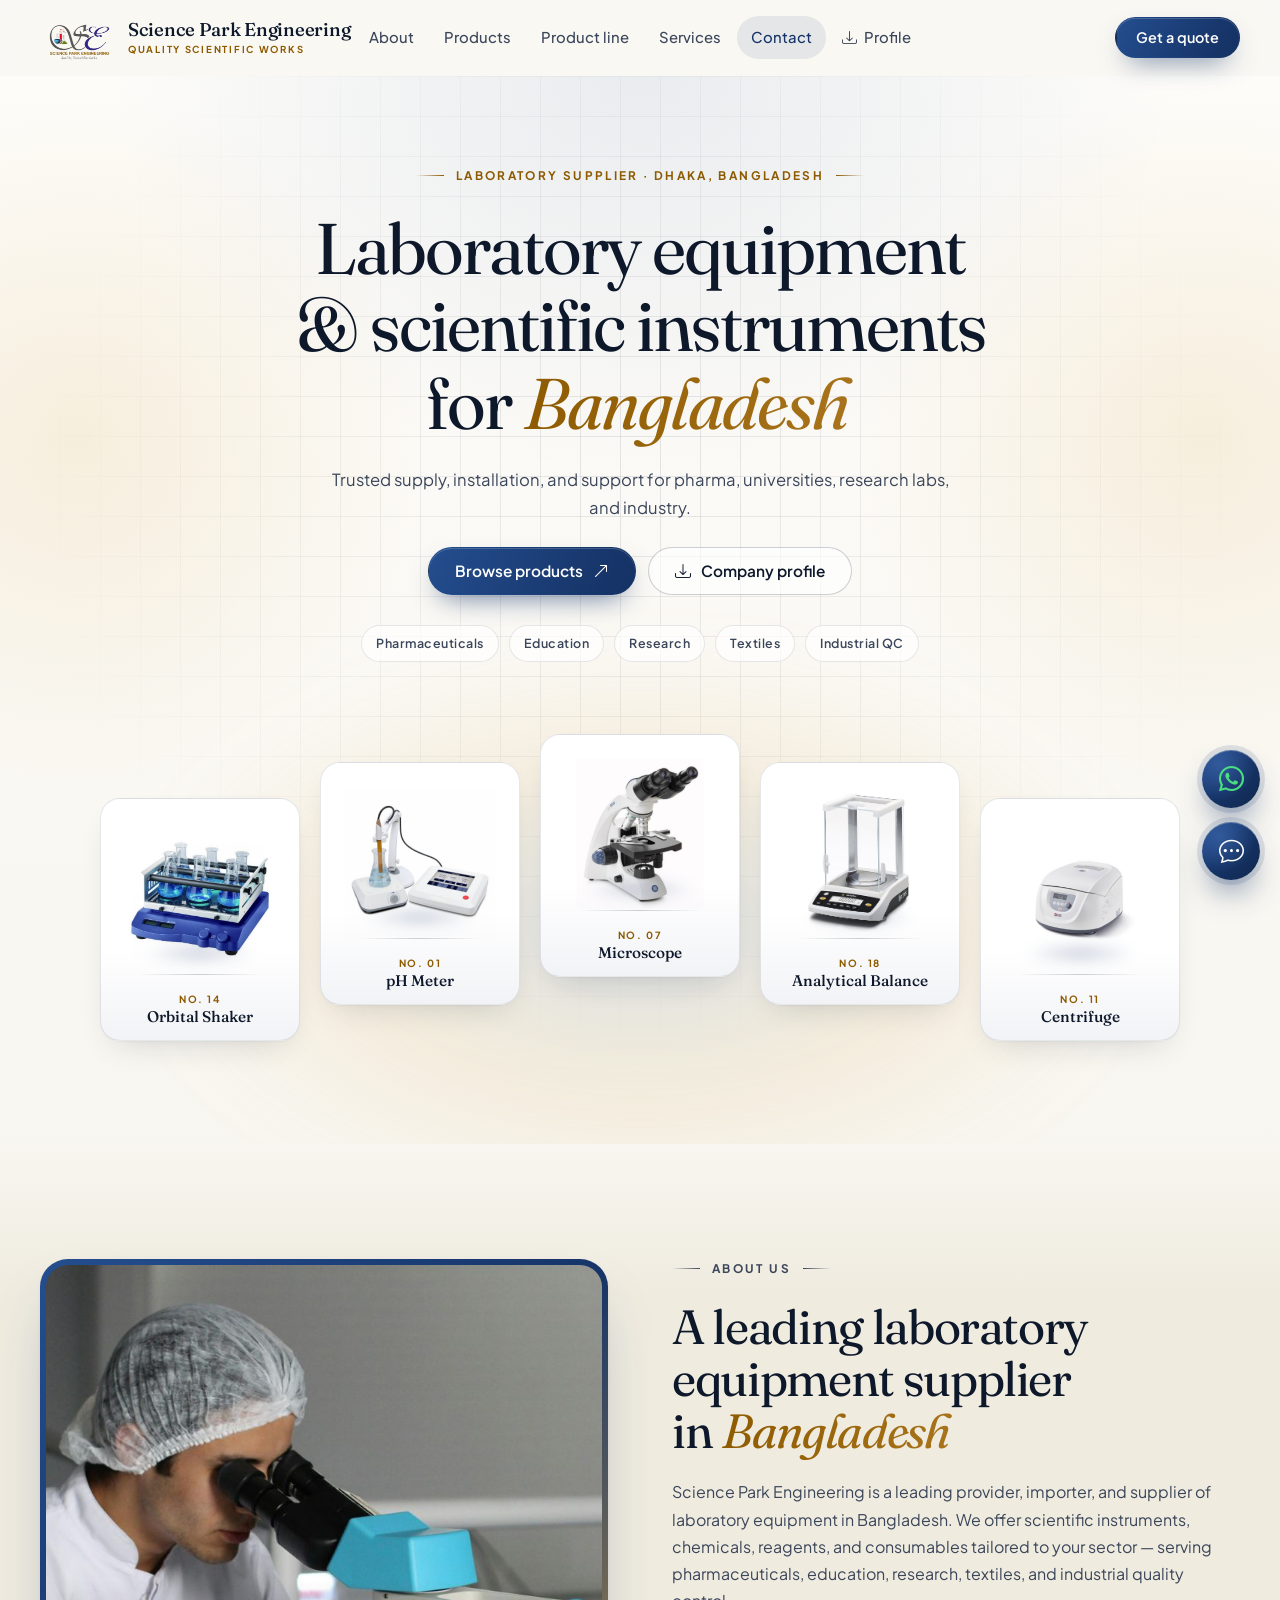
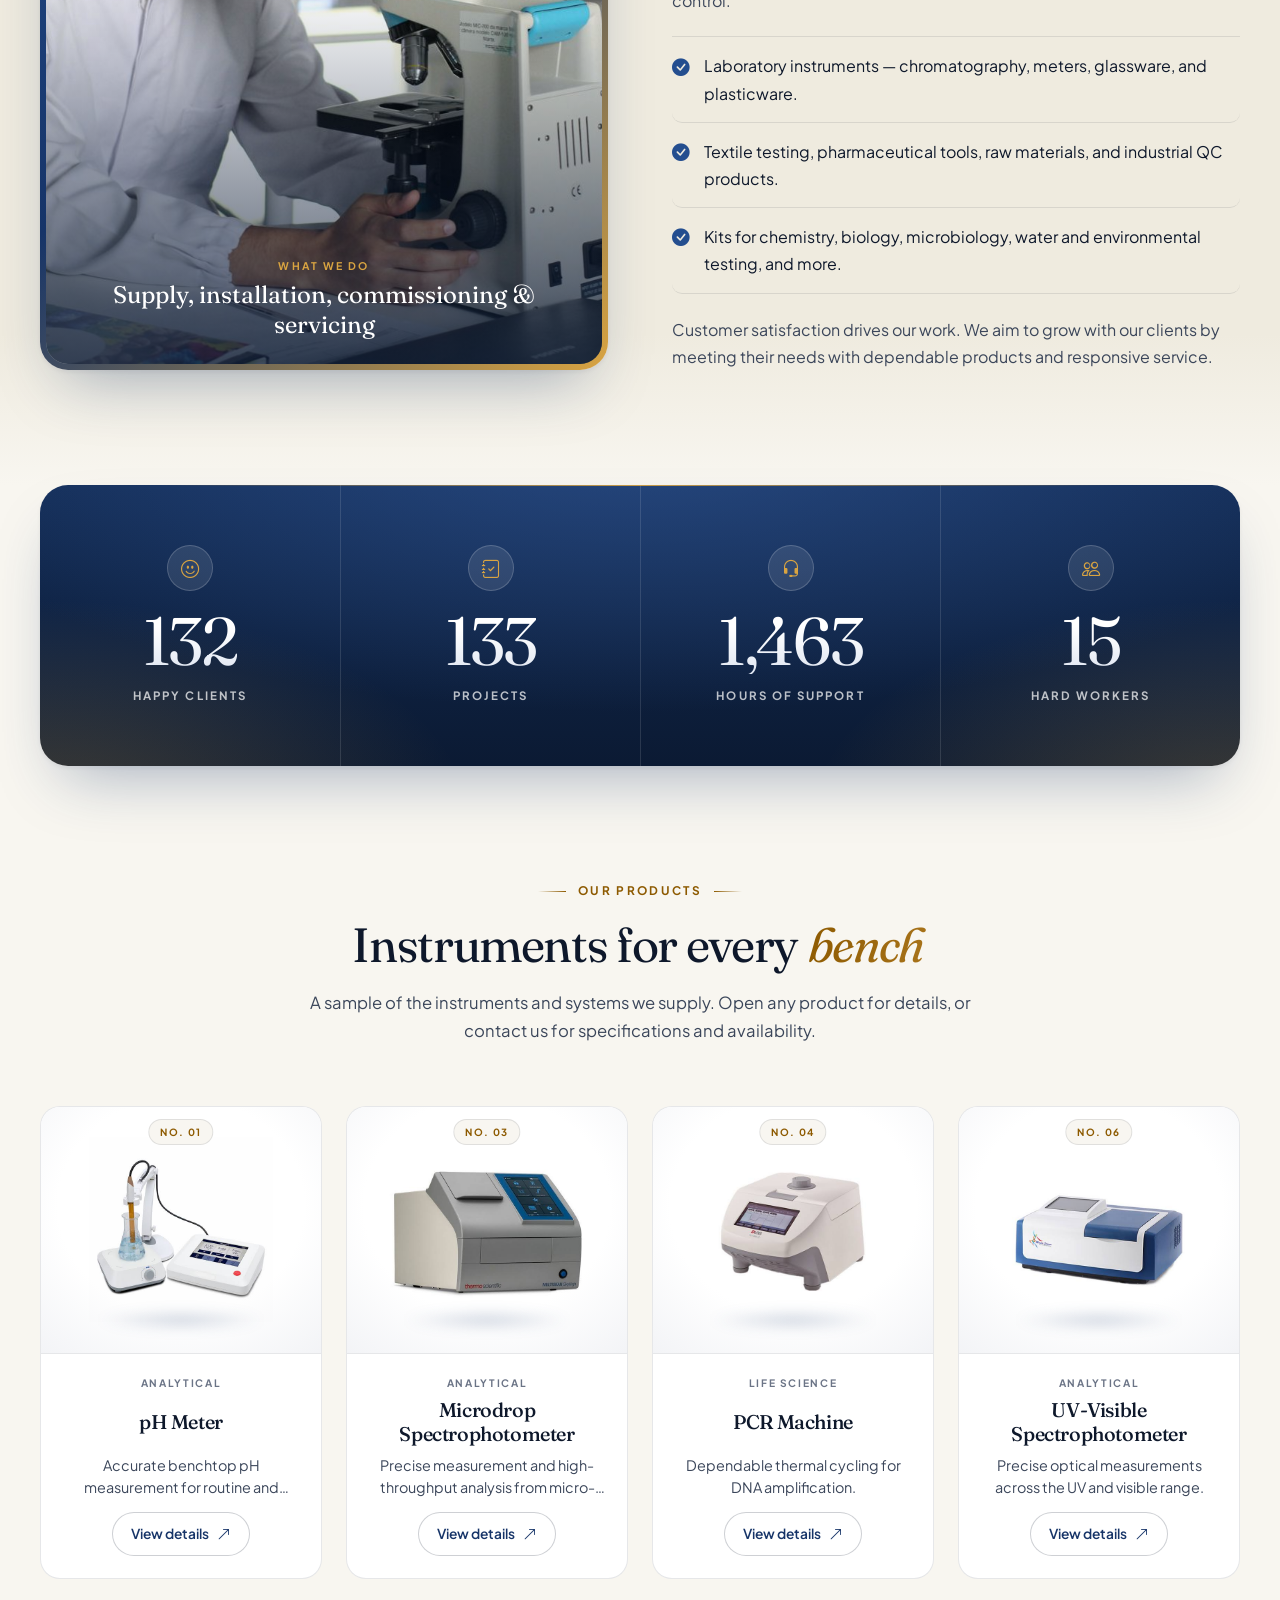
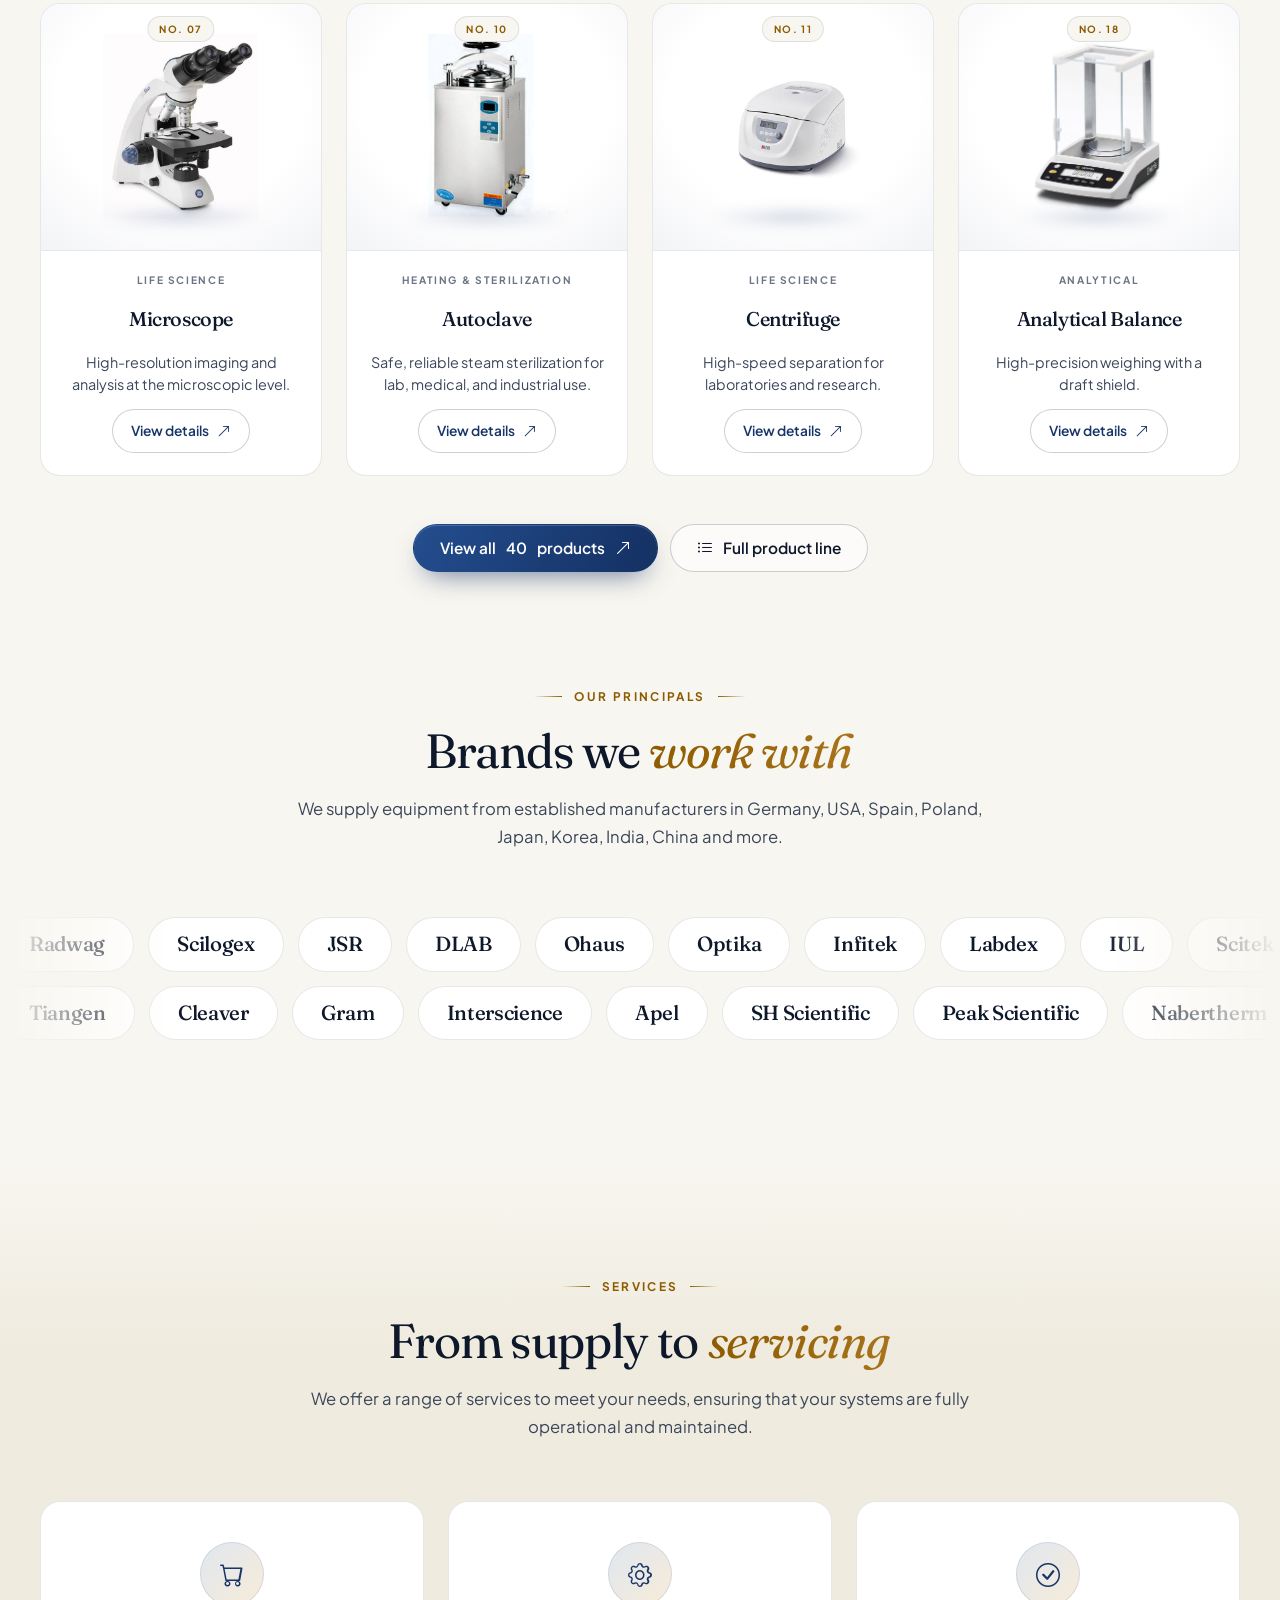
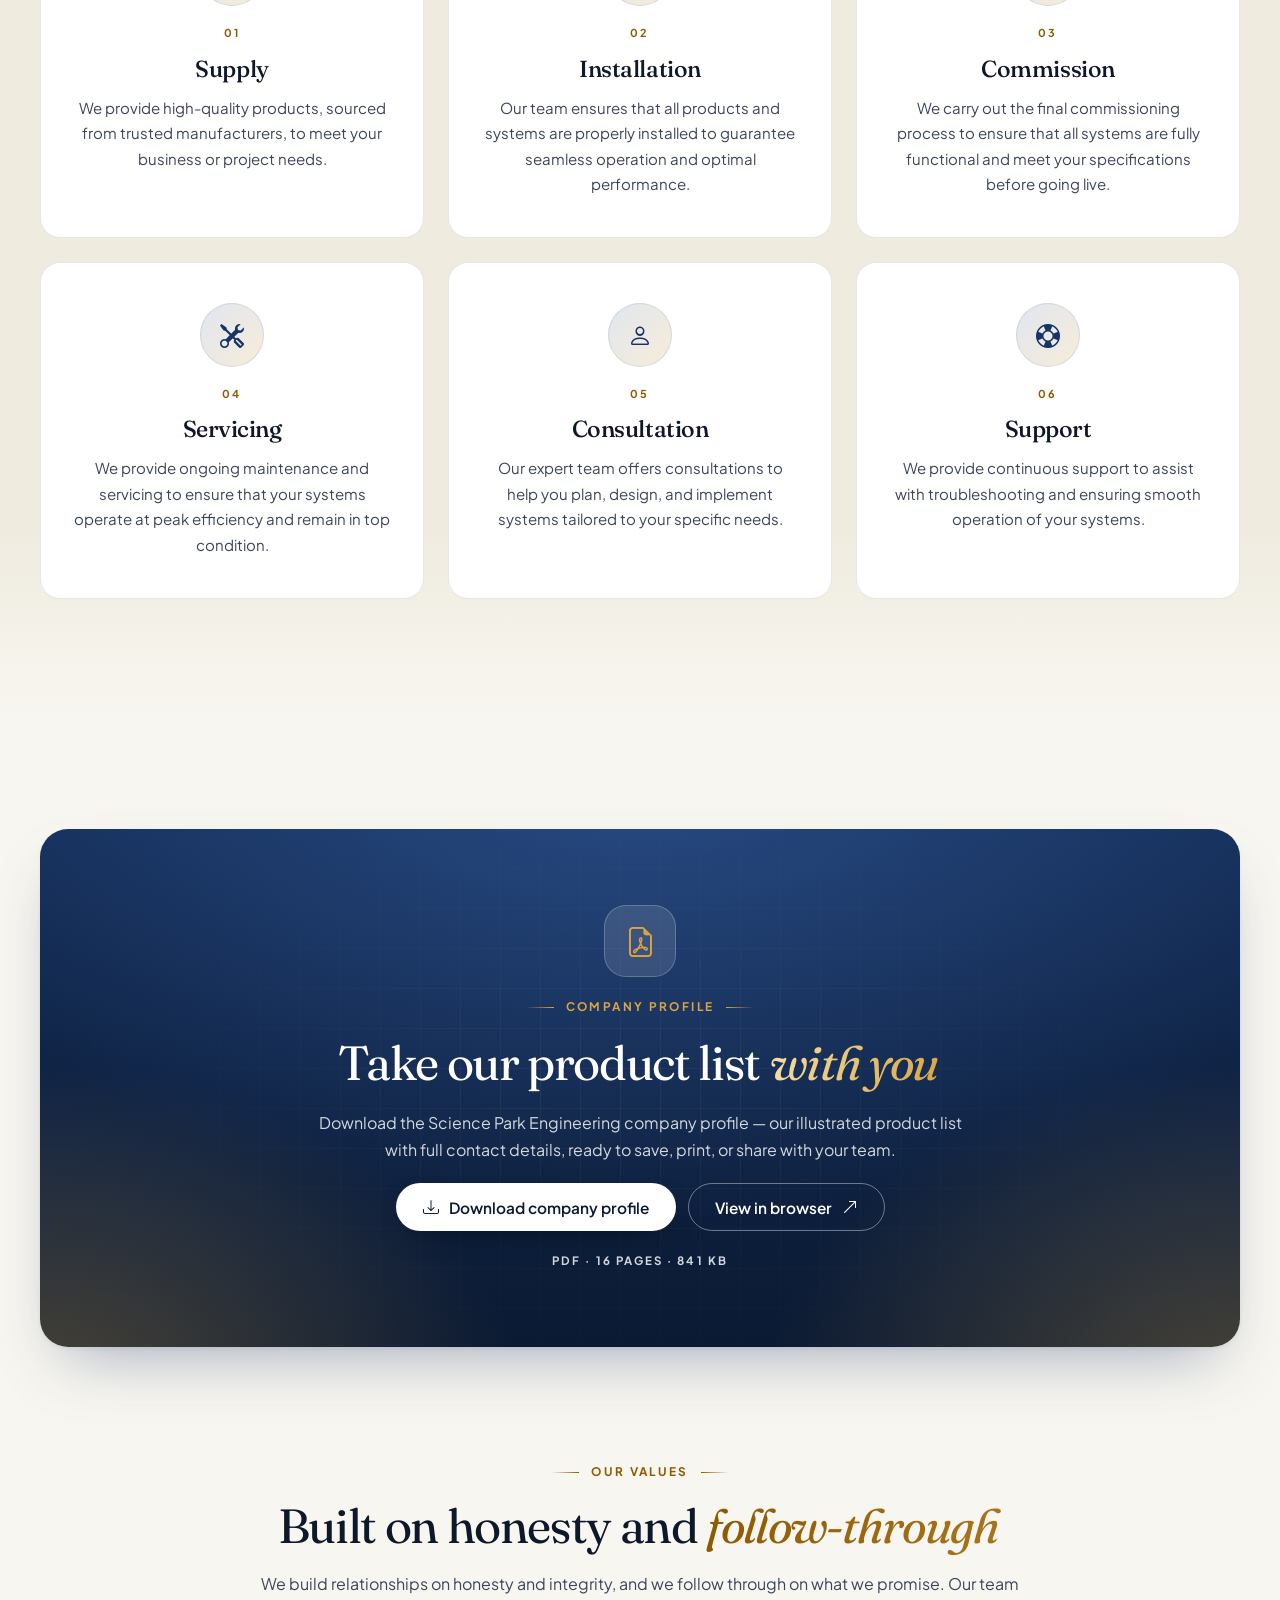
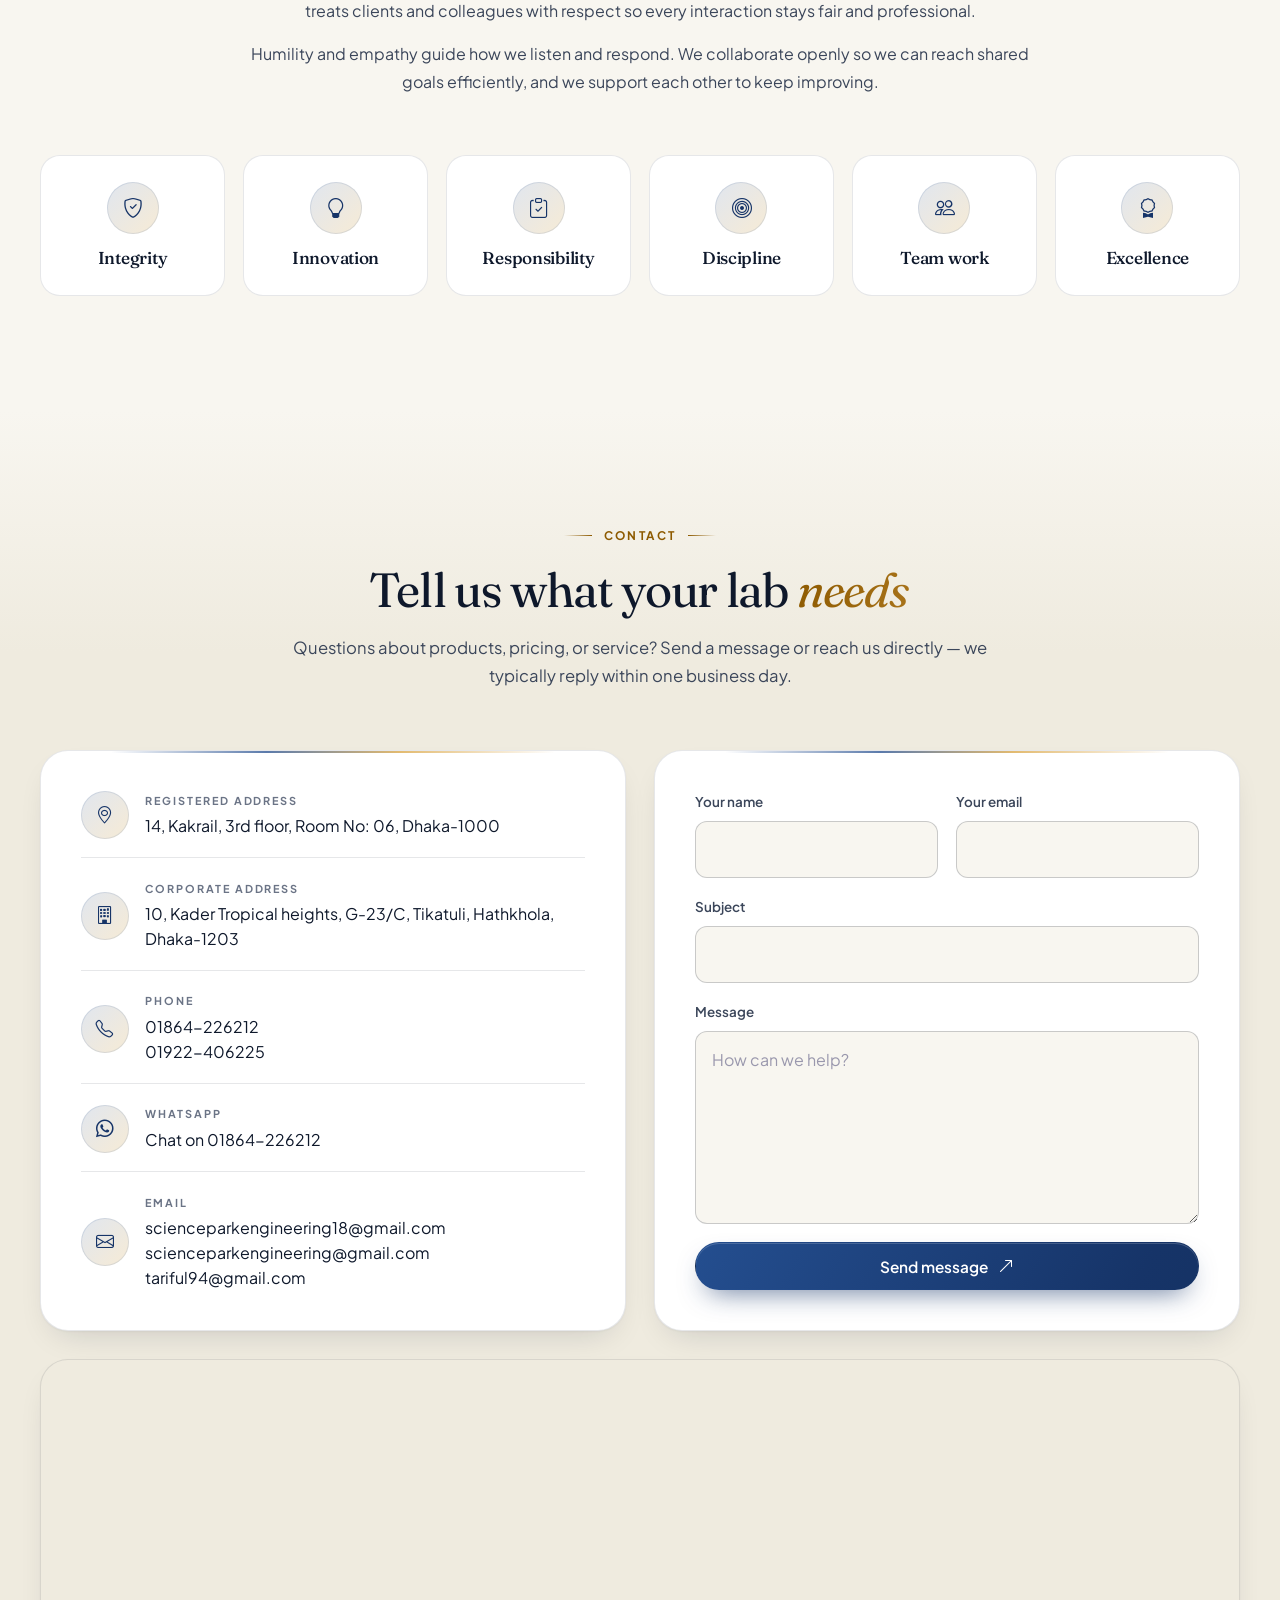
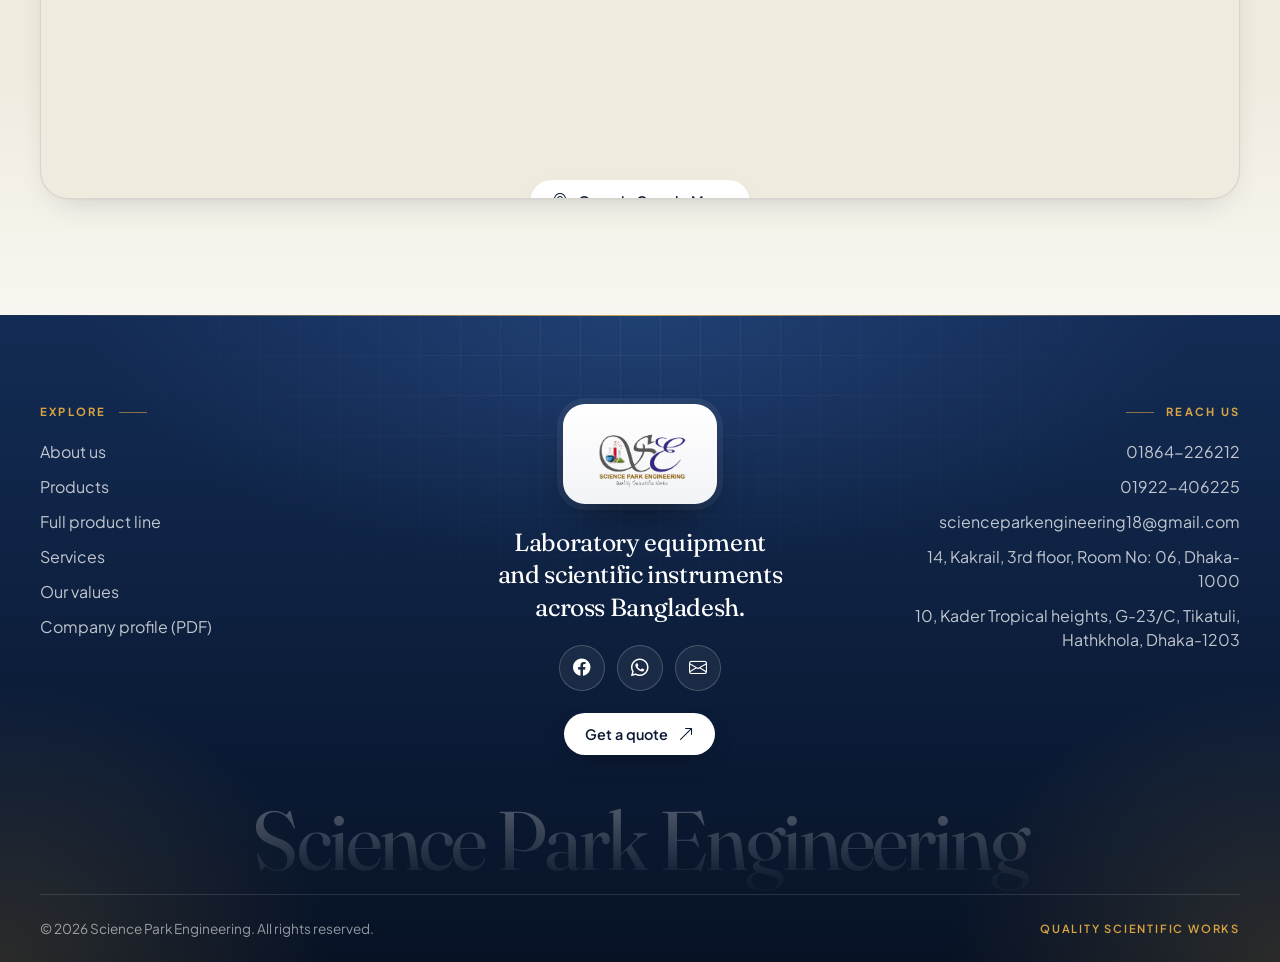
<file: index.html>
<!DOCTYPE html>
<html lang="en">

<head>
  <meta charset="utf-8">
  <meta name="viewport" content="width=device-width, initial-scale=1">

  <title>Science Park Engineering - Leading Laboratory Equipment Supplier in Bangladesh</title>
  <meta name="description" content="Science Park Engineering is a top provider of laboratory equipment, scientific instruments, chemicals, and testing tools for research and industrial applications in Bangladesh.">
  <meta name="keywords" content="Science Park Engineering, laboratory equipment, scientific instruments, lab supplies, testing tools, Bangladesh laboratory supplier, scientific research equipment, pharmaceuticals instruments, industrial QC products">
  <meta name="author" content="Science Park Engineering">
  <meta name="theme-color" content="#0b1a33">

  <link href="assets/img/favicon.png" rel="icon">
  <link href="assets/img/apple-touch-icon.png" rel="apple-touch-icon">

  <link href="https://fonts.googleapis.com" rel="preconnect">
  <link href="https://fonts.gstatic.com" rel="preconnect" crossorigin>
  <link href="https://fonts.googleapis.com/css2?family=Fraunces:ital,opsz,wght@0,9..144,300..700;1,9..144,300..700&family=Plus+Jakarta+Sans:wght@400;500;600;700&display=swap" rel="stylesheet">

  <link href="assets/vendor/bootstrap-icons/bootstrap-icons.min.css" rel="stylesheet">
  <link href="assets/css/site.css?v=20261122g" rel="stylesheet">
  <script>document.documentElement.classList.add('js');</script>
</head>

<body>

  <a class="skip-link" href="#main">Skip to content</a>

  <header class="site-header">
    <div class="wrap site-header__row">
      <a class="brand" href="index.html" aria-label="Science Park Engineering home">
        <img src="assets/img/logo%20(2).png" alt="" width="603" height="413">
        <span class="brand__name">Science Park Engineering<small>Quality Scientific Works</small></span>
      </a>
      <button class="nav-toggle" type="button" aria-label="Menu" aria-expanded="false" aria-controls="site-nav"><i class="bi bi-list" aria-hidden="true"></i></button>
      <nav class="nav" id="site-nav" aria-label="Main">
        <div class="nav__links">
          <a href="#about">About</a>
          <a href="products.html">Products</a>
          <a href="product-line.html">Product line</a>
          <a href="#services">Services</a>
          <a href="#contact">Contact</a>
          <a href="assets/docs/science-park-engineering-company-profile.pdf" download="Science-Park-Engineering-Company-Profile.pdf"><i class="bi bi-download" aria-hidden="true"></i>Profile</a>
        </div>
        <a class="btn btn--primary btn--sm nav__cta" href="#contact">Get a quote</a>
      </nav>
    </div>
  </header>

  <main id="main">

    <!-- Hero -->
    <section class="hero" aria-labelledby="hero-heading">
      <div class="wrap">
        <div class="hero__copy">
          <p class="eyebrow">Laboratory supplier · Dhaka, Bangladesh</p>
          <h1 id="hero-heading" class="display">Laboratory equipment &amp; scientific instruments for <em>Bangladesh</em></h1>
          <p class="lead">Trusted supply, installation, and support for pharma, universities, research labs, and industry.</p>
          <div class="btn-row">
            <a class="btn btn--primary" href="products.html">Browse products <i class="bi bi-arrow-up-right" aria-hidden="true"></i></a>
            <a class="btn btn--ghost" href="assets/docs/science-park-engineering-company-profile.pdf" download="Science-Park-Engineering-Company-Profile.pdf"><i class="bi bi-download" aria-hidden="true"></i> Company profile</a>
          </div>
          <ul class="hero__sectors" aria-label="Sectors we serve">
            <li>Pharmaceuticals</li>
            <li>Education</li>
            <li>Research</li>
            <li>Textiles</li>
            <li>Industrial QC</li>
          </ul>
        </div>

        <div class="shelf">
          <a class="specimen" href="products.html#orbital-shaker">
            <img src="assets/img/14.jpg" alt="Orbital Shaker" width="499" height="394">
            <span class="specimen__tag"><span>No. 14</span><span>Orbital Shaker</span></span>
          </a>
          <a class="specimen" href="products.html#ph-meter">
            <img src="assets/img/1.jpg" alt="pH Meter" width="554" height="554">
            <span class="specimen__tag"><span>No. 01</span><span>pH Meter</span></span>
          </a>
          <a class="specimen" href="products.html#microscope">
            <img src="assets/img/7.jpg" alt="Microscope" width="554" height="554">
            <span class="specimen__tag"><span>No. 07</span><span>Microscope</span></span>
          </a>
          <a class="specimen" href="products.html#analytical-balance">
            <img src="assets/img/18.jpg" alt="Analytical Balance" width="1179" height="1500">
            <span class="specimen__tag"><span>No. 18</span><span>Analytical Balance</span></span>
          </a>
          <a class="specimen" href="products.html#centrifuge">
            <img src="assets/img/11.jpg" alt="Centrifuge" width="554" height="554">
            <span class="specimen__tag"><span>No. 11</span><span>Centrifuge</span></span>
          </a>
        </div>
      </div>
    </section>

    <!-- About -->
    <section id="about" class="section section--tint">
      <div class="wrap about__grid">
        <div class="about__media reveal">
          <img src="assets/img/lab.jpg" alt="A scientist examining a sample through a laboratory microscope" width="1400" height="933" loading="lazy">
          <div class="about__badge"><small>What we do</small>Supply, installation, commissioning &amp; servicing</div>
        </div>
        <div class="about__copy reveal" style="--d:120ms">
          <p class="eyebrow">About us</p>
          <h2 class="display">A leading laboratory equipment supplier in <em>Bangladesh</em></h2>
          <p>Science Park Engineering is a leading provider, importer, and supplier of laboratory equipment in Bangladesh. We offer scientific instruments, chemicals, reagents, and consumables tailored to your sector — serving pharmaceuticals, education, research, textiles, and industrial quality control.</p>
          <ul class="checklist">
            <li><i class="bi bi-check-circle-fill" aria-hidden="true"></i><span>Laboratory instruments — chromatography, meters, glassware, and plasticware.</span></li>
            <li><i class="bi bi-check-circle-fill" aria-hidden="true"></i><span>Textile testing, pharmaceutical tools, raw materials, and industrial QC products.</span></li>
            <li><i class="bi bi-check-circle-fill" aria-hidden="true"></i><span>Kits for chemistry, biology, microbiology, water and environmental testing, and more.</span></li>
          </ul>
          <p>Customer satisfaction drives our work. We aim to grow with our clients by meeting their needs with dependable products and responsive service.</p>
        </div>
      </div>
    </section>

    <!-- Stats -->
    <section class="stats" aria-label="Company in numbers">
      <div class="wrap">
        <div class="stats__grid reveal">
          <div class="stat">
            <span class="stat__icon"><i class="bi bi-emoji-smile" aria-hidden="true"></i></span>
            <div class="stat__num" data-count="132">132</div>
            <p class="stat__label">Happy clients</p>
          </div>
          <div class="stat">
            <span class="stat__icon"><i class="bi bi-journal-check" aria-hidden="true"></i></span>
            <div class="stat__num" data-count="133">133</div>
            <p class="stat__label">Projects</p>
          </div>
          <div class="stat">
            <span class="stat__icon"><i class="bi bi-headset" aria-hidden="true"></i></span>
            <div class="stat__num" data-count="1463">1,463</div>
            <p class="stat__label">Hours of support</p>
          </div>
          <div class="stat">
            <span class="stat__icon"><i class="bi bi-people" aria-hidden="true"></i></span>
            <div class="stat__num" data-count="15">15</div>
            <p class="stat__label">Hard workers</p>
          </div>
        </div>
      </div>
    </section>

    <!-- Featured products -->
    <section id="products" class="section">
      <div class="wrap">
        <div class="section-head reveal">
          <p class="eyebrow">Our products</p>
          <h2 class="display">Instruments for every <em>bench</em></h2>
          <p class="lead">A sample of the instruments and systems we supply. Open any product for details, or contact us for specifications and availability.</p>
        </div>
        <div class="pgrid pgrid--featured" id="featured-grid">
          <noscript><p>Browse the full list on the <a href="products.html">products page</a>.</p></noscript>
        </div>
        <div class="section-foot btn-row reveal">
          <a class="btn btn--primary" href="products.html">View all <span data-product-count>40</span> products <i class="bi bi-arrow-up-right" aria-hidden="true"></i></a>
          <a class="btn btn--ghost" href="product-line.html"><i class="bi bi-list-ul" aria-hidden="true"></i> Full product line</a>
        </div>
      </div>
    </section>

    <!-- Brands -->
    <section id="brands" class="section section--flush-top" aria-labelledby="brands-heading">
      <div class="wrap">
        <div class="section-head reveal">
          <p class="eyebrow">Our principals</p>
          <h2 id="brands-heading" class="display">Brands we <em>work with</em></h2>
          <p class="lead">We supply equipment from established manufacturers in Germany, USA, Spain, Poland, Japan, Korea, India, China and more.</p>
        </div>
      </div>
      <div class="marquee reveal">
          <ul class="marquee__track"><li>Radwag</li><li>Scilogex</li><li>JSR</li><li>DLAB</li><li>Ohaus</li><li>Optika</li><li>Infitek</li><li>Labdex</li><li>IUL</li><li>Scitek</li><li>PG Instruments</li><li>Roth</li><li class="marquee__dup" aria-hidden="true">Radwag</li><li class="marquee__dup" aria-hidden="true">Scilogex</li><li class="marquee__dup" aria-hidden="true">JSR</li><li class="marquee__dup" aria-hidden="true">DLAB</li><li class="marquee__dup" aria-hidden="true">Ohaus</li><li class="marquee__dup" aria-hidden="true">Optika</li><li class="marquee__dup" aria-hidden="true">Infitek</li><li class="marquee__dup" aria-hidden="true">Labdex</li><li class="marquee__dup" aria-hidden="true">IUL</li><li class="marquee__dup" aria-hidden="true">Scitek</li><li class="marquee__dup" aria-hidden="true">PG Instruments</li><li class="marquee__dup" aria-hidden="true">Roth</li></ul>
          <ul class="marquee__track marquee__track--rev"><li>Tiangen</li><li>Cleaver</li><li>Gram</li><li>Interscience</li><li>Apel</li><li>SH Scientific</li><li>Peak Scientific</li><li>Nabertherm</li><li>HiMedia</li><li>Bosch</li><li>Takara</li><li class="marquee__dup" aria-hidden="true">Tiangen</li><li class="marquee__dup" aria-hidden="true">Cleaver</li><li class="marquee__dup" aria-hidden="true">Gram</li><li class="marquee__dup" aria-hidden="true">Interscience</li><li class="marquee__dup" aria-hidden="true">Apel</li><li class="marquee__dup" aria-hidden="true">SH Scientific</li><li class="marquee__dup" aria-hidden="true">Peak Scientific</li><li class="marquee__dup" aria-hidden="true">Nabertherm</li><li class="marquee__dup" aria-hidden="true">HiMedia</li><li class="marquee__dup" aria-hidden="true">Bosch</li><li class="marquee__dup" aria-hidden="true">Takara</li></ul>
      </div>
    </section>

    <!-- Services -->
    <section id="services" class="section section--tint">
      <div class="wrap">
        <div class="section-head reveal">
          <p class="eyebrow">Services</p>
          <h2 class="display">From supply to <em>servicing</em></h2>
          <p class="lead">We offer a range of services to meet your needs, ensuring that your systems are fully operational and maintained.</p>
        </div>
        <div class="services">
          <article class="service reveal" style="--d:0ms">
            <span class="service__icon"><i class="bi bi-cart" aria-hidden="true"></i></span>
            <span class="service__no">01</span>
            <h3>Supply</h3>
            <p>We provide high-quality products, sourced from trusted manufacturers, to meet your business or project needs.</p>
          </article>
          <article class="service reveal" style="--d:80ms">
            <span class="service__icon"><i class="bi bi-gear" aria-hidden="true"></i></span>
            <span class="service__no">02</span>
            <h3>Installation</h3>
            <p>Our team ensures that all products and systems are properly installed to guarantee seamless operation and optimal performance.</p>
          </article>
          <article class="service reveal" style="--d:160ms">
            <span class="service__icon"><i class="bi bi-check-circle" aria-hidden="true"></i></span>
            <span class="service__no">03</span>
            <h3>Commission</h3>
            <p>We carry out the final commissioning process to ensure that all systems are fully functional and meet your specifications before going live.</p>
          </article>
          <article class="service reveal" style="--d:0ms">
            <span class="service__icon"><i class="bi bi-tools" aria-hidden="true"></i></span>
            <span class="service__no">04</span>
            <h3>Servicing</h3>
            <p>We provide ongoing maintenance and servicing to ensure that your systems operate at peak efficiency and remain in top condition.</p>
          </article>
          <article class="service reveal" style="--d:80ms">
            <span class="service__icon"><i class="bi bi-person" aria-hidden="true"></i></span>
            <span class="service__no">05</span>
            <h3>Consultation</h3>
            <p>Our expert team offers consultations to help you plan, design, and implement systems tailored to your specific needs.</p>
          </article>
          <article class="service reveal" style="--d:160ms">
            <span class="service__icon"><i class="bi bi-life-preserver" aria-hidden="true"></i></span>
            <span class="service__no">06</span>
            <h3>Support</h3>
            <p>We provide continuous support to assist with troubleshooting and ensuring smooth operation of your systems.</p>
          </article>
        </div>
      </div>
    </section>

    <!-- Company profile download -->
    <section id="profile" class="section" aria-labelledby="profile-heading">
      <div class="wrap">
        <div class="banner reveal">
          <span class="banner__icon"><i class="bi bi-file-earmark-pdf" aria-hidden="true"></i></span>
          <p class="eyebrow">Company profile</p>
          <h2 id="profile-heading" class="display">Take our product list <em>with you</em></h2>
          <p>Download the Science Park Engineering company profile — our illustrated product list with full contact details, ready to save, print, or share with your team.</p>
          <div class="btn-row">
            <a class="btn btn--light" href="assets/docs/science-park-engineering-company-profile.pdf" download="Science-Park-Engineering-Company-Profile.pdf"><i class="bi bi-download" aria-hidden="true"></i> Download company profile</a>
            <a class="btn btn--outline-light" href="assets/docs/science-park-engineering-company-profile.pdf" target="_blank" rel="noopener">View in browser <i class="bi bi-arrow-up-right" aria-hidden="true"></i></a>
          </div>
          <p class="banner__meta">PDF · 16 pages · 841 KB</p>
        </div>
      </div>
    </section>

    <!-- Values -->
    <section id="values" class="section section--flush-top">
      <div class="wrap">
        <div class="section-head reveal">
          <p class="eyebrow">Our values</p>
          <h2 class="display">Built on honesty and <em>follow-through</em></h2>
          <div class="values__copy">
            <p>We build relationships on honesty and integrity, and we follow through on what we promise. Our team treats clients and colleagues with respect so every interaction stays fair and professional.</p>
            <p>Humility and empathy guide how we listen and respond. We collaborate openly so we can reach shared goals efficiently, and we support each other to keep improving.</p>
          </div>
        </div>
        <ul class="values__list">
          <li class="value reveal"><i class="bi bi-shield-check" aria-hidden="true"></i>Integrity</li>
          <li class="value reveal" style="--d:60ms"><i class="bi bi-lightbulb" aria-hidden="true"></i>Innovation</li>
          <li class="value reveal" style="--d:120ms"><i class="bi bi-clipboard-check" aria-hidden="true"></i>Responsibility</li>
          <li class="value reveal" style="--d:180ms"><i class="bi bi-bullseye" aria-hidden="true"></i>Discipline</li>
          <li class="value reveal" style="--d:240ms"><i class="bi bi-people" aria-hidden="true"></i>Team work</li>
          <li class="value reveal" style="--d:300ms"><i class="bi bi-award" aria-hidden="true"></i>Excellence</li>
        </ul>
      </div>
    </section>

    <!-- Contact -->
    <section id="contact" class="section section--tint">
      <div class="wrap">
        <div class="section-head reveal">
          <p class="eyebrow">Contact</p>
          <h2 class="display">Tell us what your lab <em>needs</em></h2>
          <p class="lead">Questions about products, pricing, or service? Send a message or reach us directly — we typically reply within one business day.</p>
        </div>

        <div class="contact__grid">
          <div class="panel contact__list reveal">
            <div class="contact__item">
              <i class="bi bi-geo-alt" aria-hidden="true"></i>
              <div>
                <h3>Registered address</h3>
                <p>14, Kakrail, 3rd floor, Room No: 06, Dhaka-1000</p>
              </div>
            </div>
            <div class="contact__item">
              <i class="bi bi-building" aria-hidden="true"></i>
              <div>
                <h3>Corporate address</h3>
                <p>10, Kader Tropical heights, G-23/C, Tikatuli, Hathkhola, Dhaka-1203</p>
              </div>
            </div>
            <div class="contact__item">
              <i class="bi bi-telephone" aria-hidden="true"></i>
              <div>
                <h3>Phone</h3>
                <p><a href="tel:+8801864226212">01864-226212</a><br><a href="tel:+8801922406225">01922-406225</a></p>
              </div>
            </div>
            <div class="contact__item">
              <i class="bi bi-whatsapp" aria-hidden="true"></i>
              <div>
                <h3>WhatsApp</h3>
                <p><a href="https://wa.me/8801864226212?text=Hello%20Science%20Park%20Engineering%2C%20I%20would%20like%20to%20know%20more%20about%20your%20products." target="_blank" rel="noopener noreferrer">Chat on 01864-226212</a></p>
              </div>
            </div>
            <div class="contact__item">
              <i class="bi bi-envelope" aria-hidden="true"></i>
              <div>
                <h3>Email</h3>
                <ul>
                  <li><a href="mailto:scienceparkengineering18@gmail.com">scienceparkengineering18@gmail.com</a></li>
                  <li><a href="mailto:scienceparkengineering@gmail.com">scienceparkengineering@gmail.com</a></li>
                  <li><a href="mailto:tariful94@gmail.com">tariful94@gmail.com</a></li>
                </ul>
              </div>
            </div>
          </div>

          <form id="contact-form" class="panel form reveal" style="--d:120ms" action="https://formspree.io/f/xyzyldwk" method="POST">
            <div class="field">
              <label for="contact-name">Your name</label>
              <input id="contact-name" type="text" name="name" autocomplete="name" required>
            </div>
            <div class="field">
              <label for="contact-email">Your email</label>
              <input id="contact-email" type="email" name="email" autocomplete="email" required>
            </div>
            <div class="field field--full">
              <label for="contact-subject">Subject</label>
              <input id="contact-subject" type="text" name="subject" required>
            </div>
            <div class="field field--full field--grow">
              <label for="contact-message">Message</label>
              <textarea id="contact-message" name="message" rows="6" placeholder="How can we help?" required></textarea>
            </div>
            <div class="form__foot">
              <button class="btn btn--primary" type="submit">Send message <i class="bi bi-arrow-up-right" aria-hidden="true"></i></button>
              <p class="form__status" role="status" aria-live="polite"></p>
            </div>
          </form>
        </div>

        <div class="map reveal">
          <iframe title="Science Park Engineering office location on Google Maps" src="https://www.google.com/maps?q=Kader+Tropical+Heights,+Tikatuli,+Hathkhola,+Dhaka+1203&amp;z=16&amp;output=embed" loading="lazy" referrerpolicy="no-referrer-when-downgrade" allowfullscreen></iframe>
          <a class="btn btn--light btn--sm map__link" href="https://www.google.com/maps/search/?api=1&amp;query=Kader+Tropical+Heights,+Tikatuli,+Hathkhola,+Dhaka+1203" target="_blank" rel="noopener noreferrer"><i class="bi bi-geo-alt" aria-hidden="true"></i> Open in Google Maps</a>
        </div>
      </div>
    </section>

  </main>

  <footer class="site-footer">
    <div class="wrap">
      <div class="site-footer__grid">
        <nav class="site-footer__col site-footer__col--start" aria-label="Footer">
          <h3>Explore</h3>
          <ul>
            <li><a href="#about">About us</a></li>
            <li><a href="products.html">Products</a></li>
            <li><a href="product-line.html">Full product line</a></li>
            <li><a href="#services">Services</a></li>
            <li><a href="#values">Our values</a></li>
            <li><a href="assets/docs/science-park-engineering-company-profile.pdf" download="Science-Park-Engineering-Company-Profile.pdf">Company profile (PDF)</a></li>
          </ul>
        </nav>

        <div class="site-footer__brand">
          <a class="site-footer__logo" href="index.html" aria-label="Science Park Engineering home"><img src="assets/img/logo%20(2).png" alt="Science Park Engineering" width="603" height="413" loading="lazy"></a>
          <p class="site-footer__tagline">Laboratory equipment and scientific instruments across Bangladesh.</p>
          <div class="site-footer__socials">
            <a class="site-footer__social" href="https://www.facebook.com/scienceparkeng?mibextid=ZbWKwL" aria-label="Science Park Engineering on Facebook" target="_blank" rel="noopener noreferrer"><i class="bi bi-facebook" aria-hidden="true"></i></a>
            <a class="site-footer__social" href="https://wa.me/8801864226212?text=Hello%20Science%20Park%20Engineering%2C%20I%20would%20like%20to%20know%20more%20about%20your%20products." aria-label="Chat with us on WhatsApp" target="_blank" rel="noopener noreferrer"><i class="bi bi-whatsapp" aria-hidden="true"></i></a>
            <a class="site-footer__social" href="mailto:scienceparkengineering18@gmail.com" aria-label="Email Science Park Engineering"><i class="bi bi-envelope" aria-hidden="true"></i></a>
          </div>
          <a class="btn btn--light btn--sm" href="#contact">Get a quote <i class="bi bi-arrow-up-right" aria-hidden="true"></i></a>
        </div>

        <div class="site-footer__col site-footer__col--end">
          <h3>Reach us</h3>
          <ul>
            <li><a href="tel:+8801864226212">01864-226212</a></li>
            <li><a href="tel:+8801922406225">01922-406225</a></li>
            <li><a href="mailto:scienceparkengineering18@gmail.com">scienceparkengineering18@gmail.com</a></li>
            <li>14, Kakrail, 3rd floor, Room No: 06, Dhaka-1000</li>
            <li>10, Kader Tropical heights, G-23/C, Tikatuli, Hathkhola, Dhaka-1203</li>
          </ul>
        </div>
      </div>

      <p class="site-footer__wordmark" aria-hidden="true">Science Park Engineering</p>

      <div class="site-footer__bar">
        <span>© <span id="year">2026</span> Science Park Engineering. All rights reserved.</span>
        <span>Quality Scientific Works</span>
      </div>
    </div>
  </footer>

  <a class="wa-float" href="https://wa.me/8801864226212?text=Hello%20Science%20Park%20Engineering%2C%20I%20would%20like%20to%20know%20more%20about%20your%20products." target="_blank" rel="noopener noreferrer" aria-label="Chat with us on WhatsApp"><i class="bi bi-whatsapp" aria-hidden="true"></i><span>WhatsApp</span></a>

  <a href="#main" class="to-top" aria-label="Back to top"><i class="bi bi-arrow-up-short" aria-hidden="true"></i></a>

  <script>document.getElementById('year').textContent = new Date().getFullYear();</script>
  <script src="assets/vendor/lenis/lenis.min.js?v=20261122g"></script>
  <script src="assets/js/products.js?v=20261122g"></script>
  <script src="assets/js/site.js?v=20261122g"></script>
  <script src="assets/js/bot.js?v=20261122g"></script>

</body>

</html>
</file>
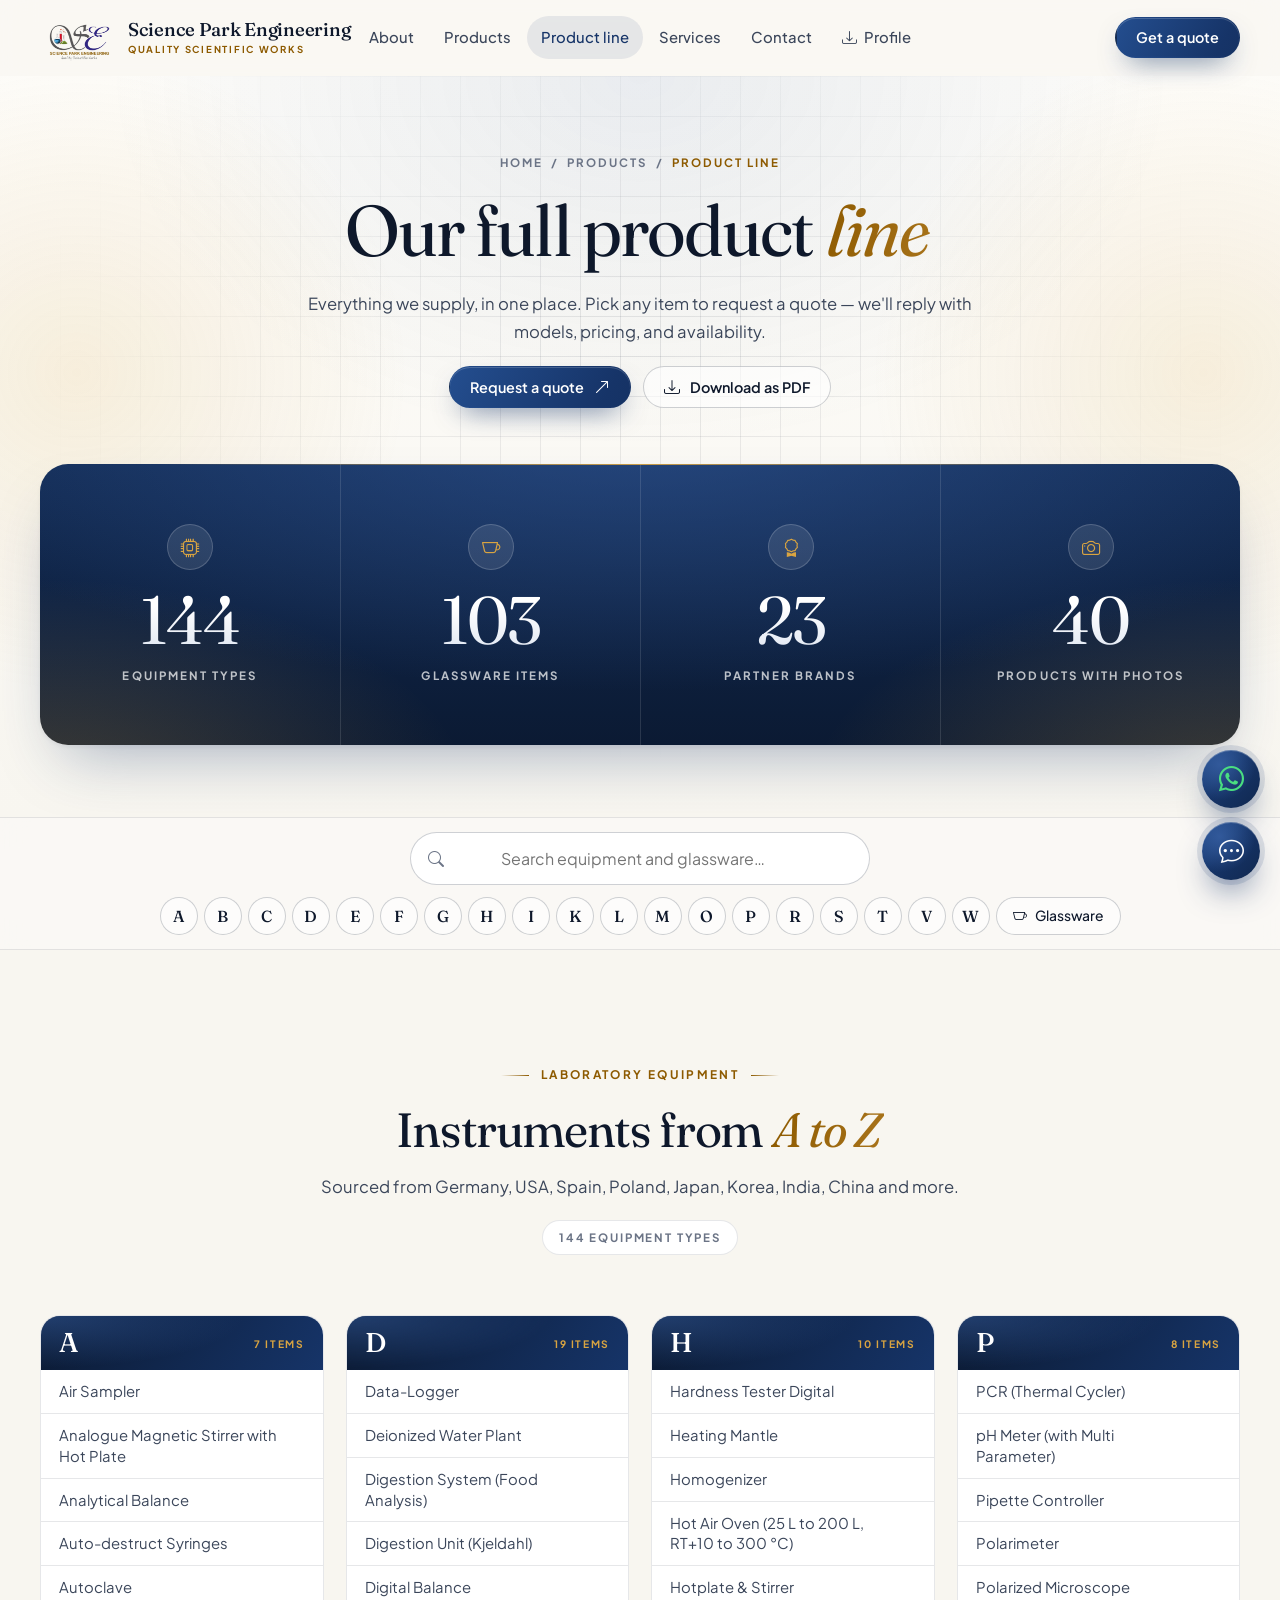
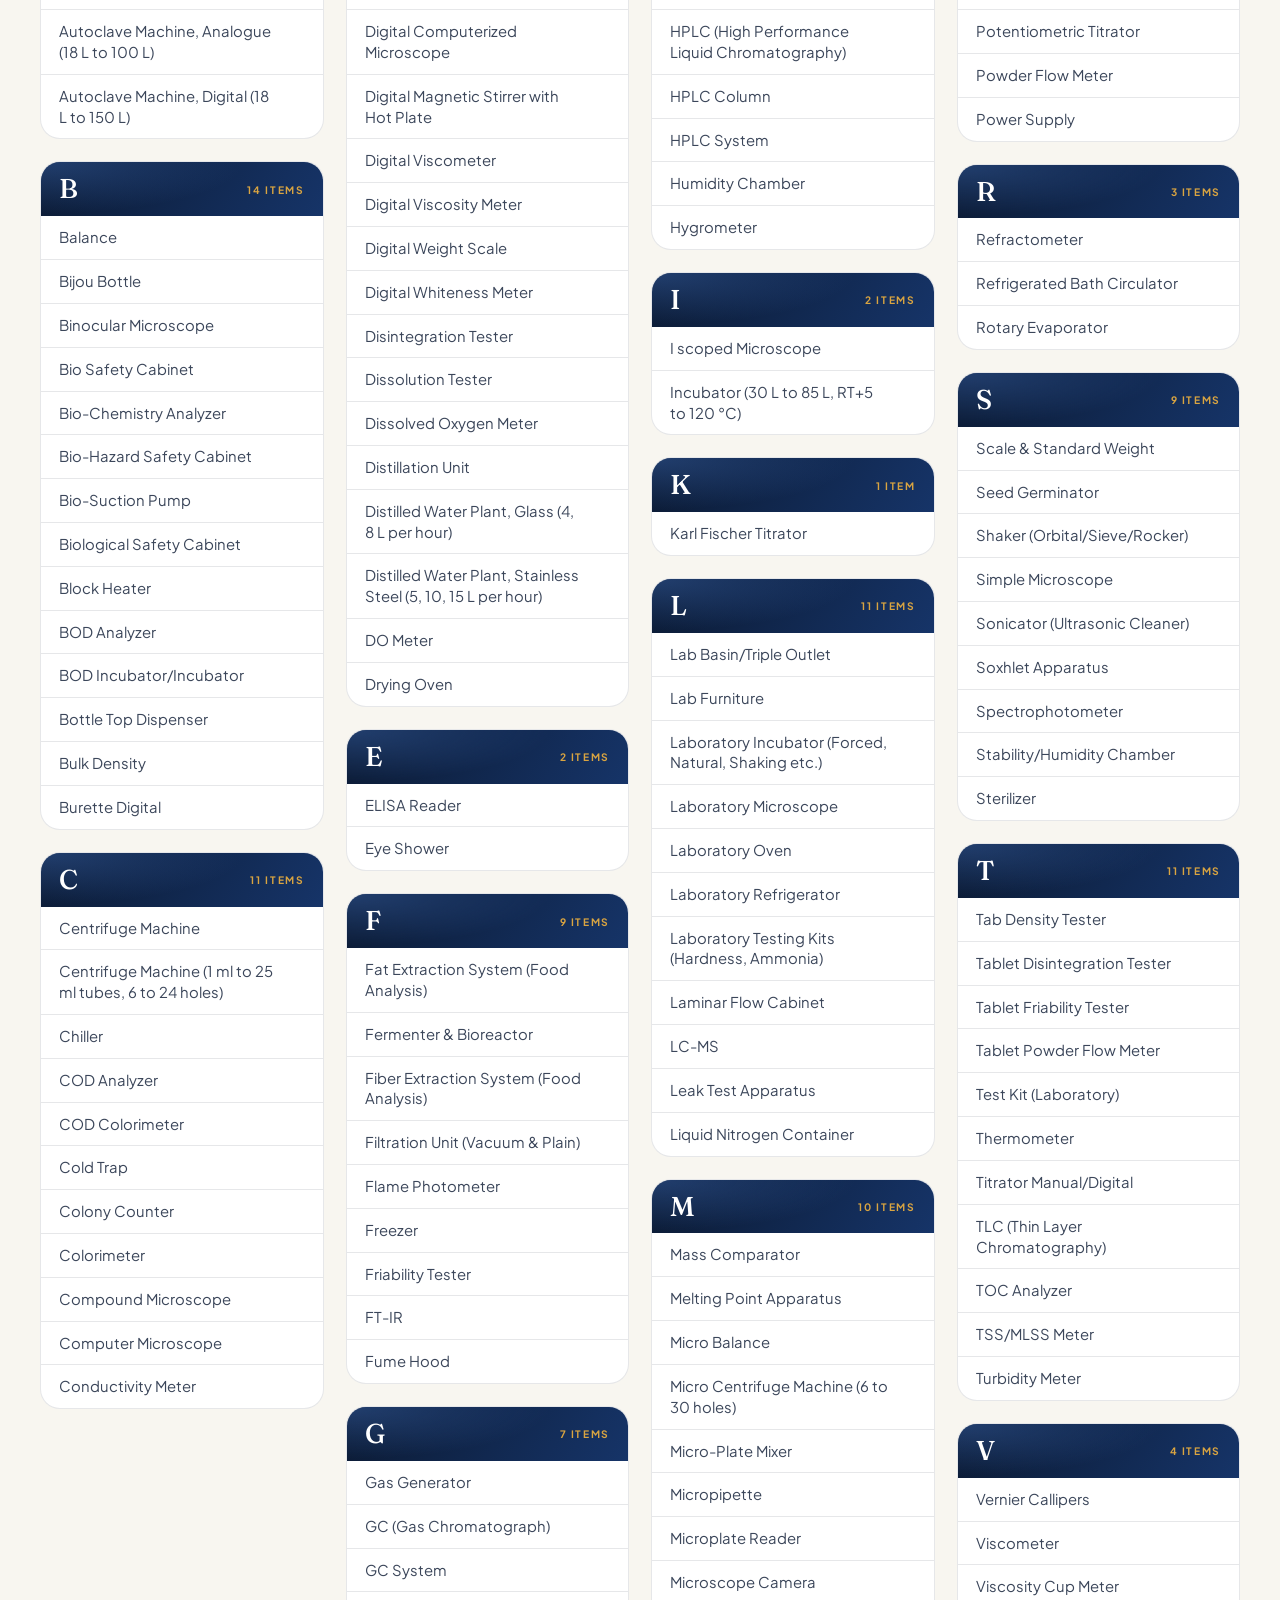
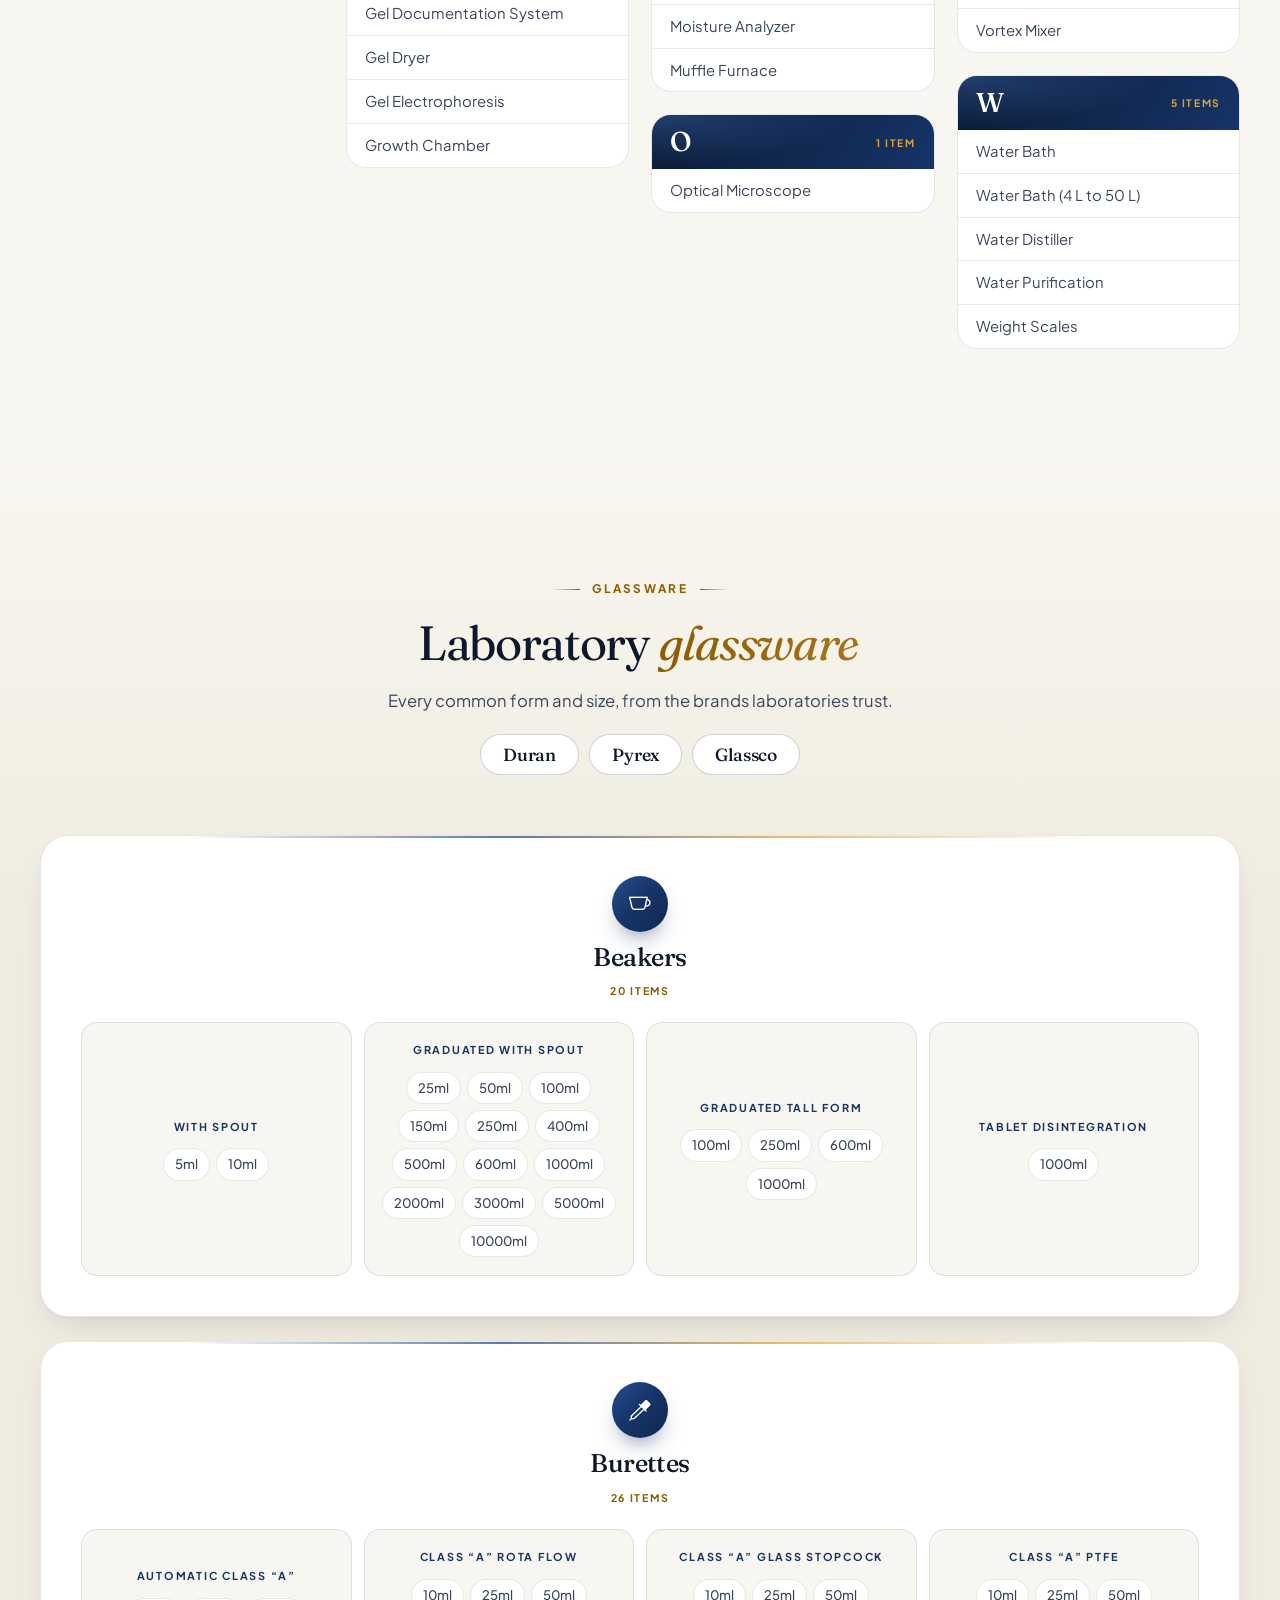
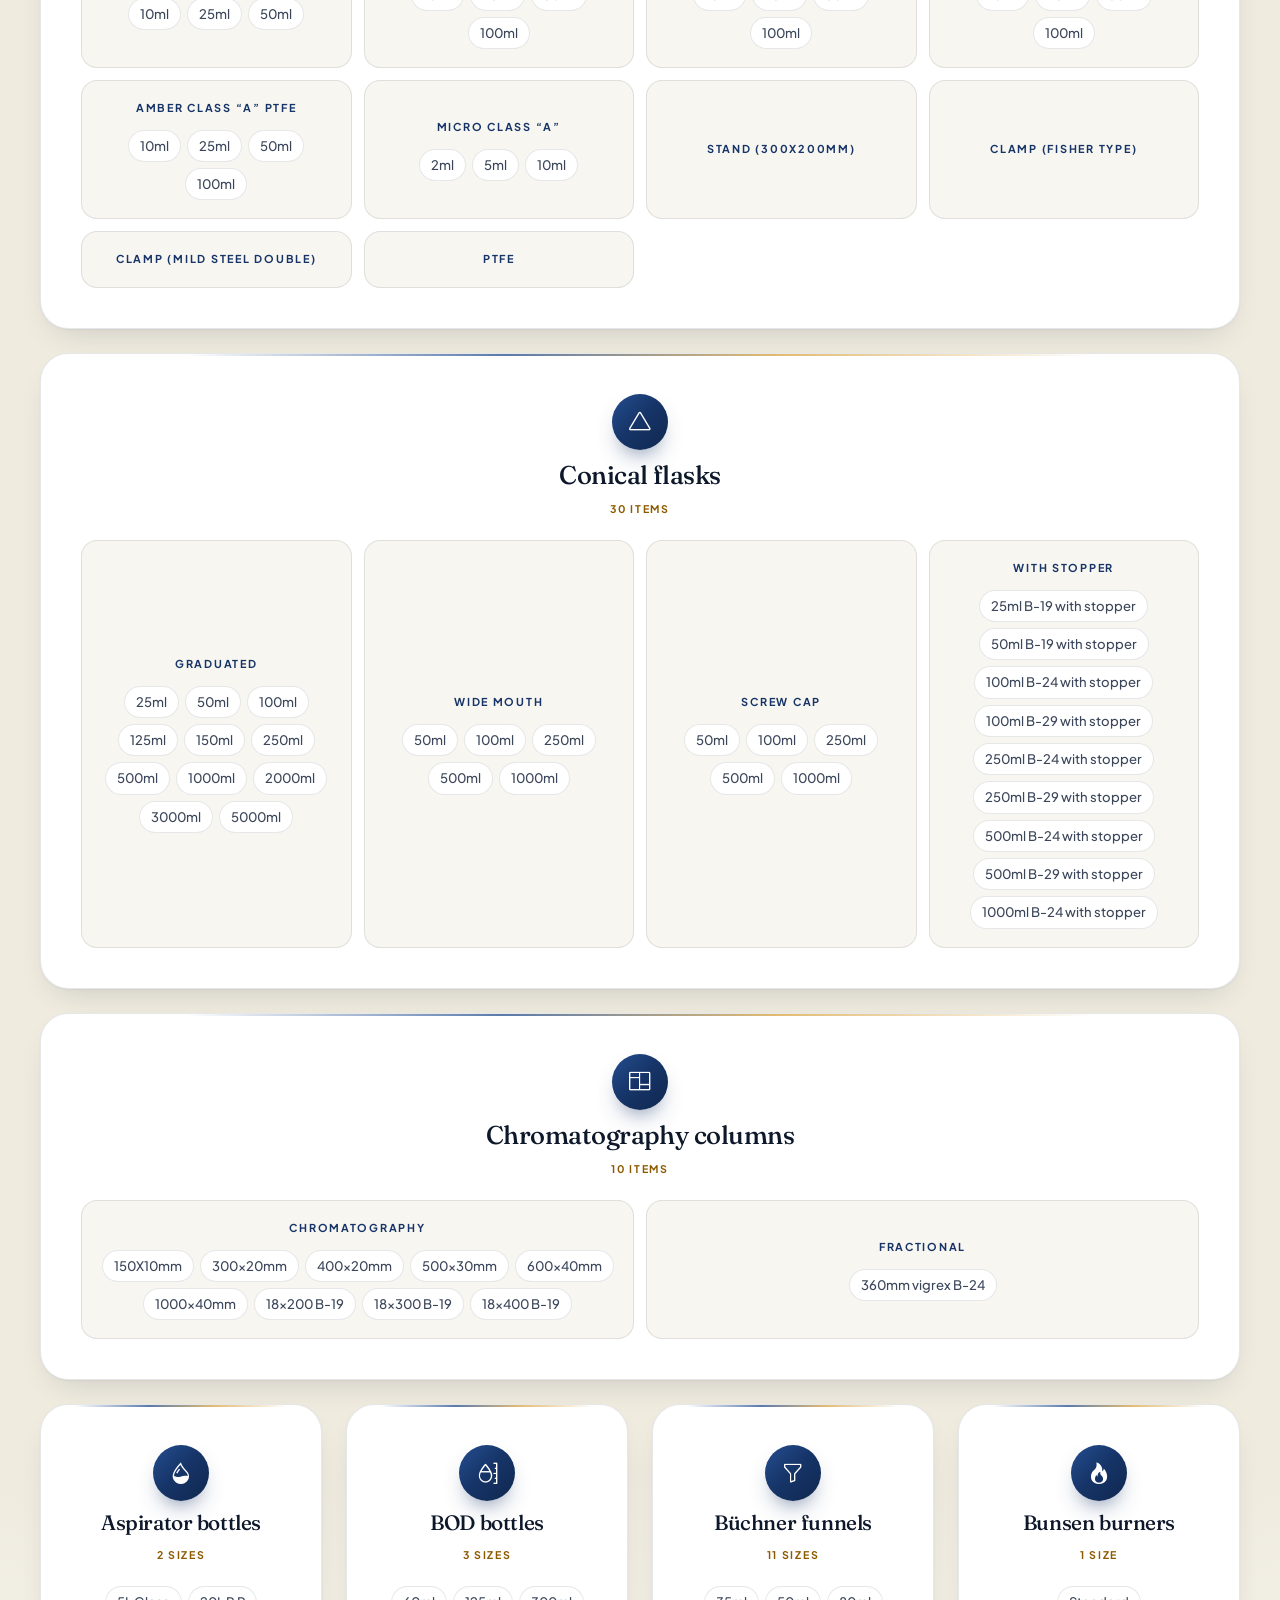
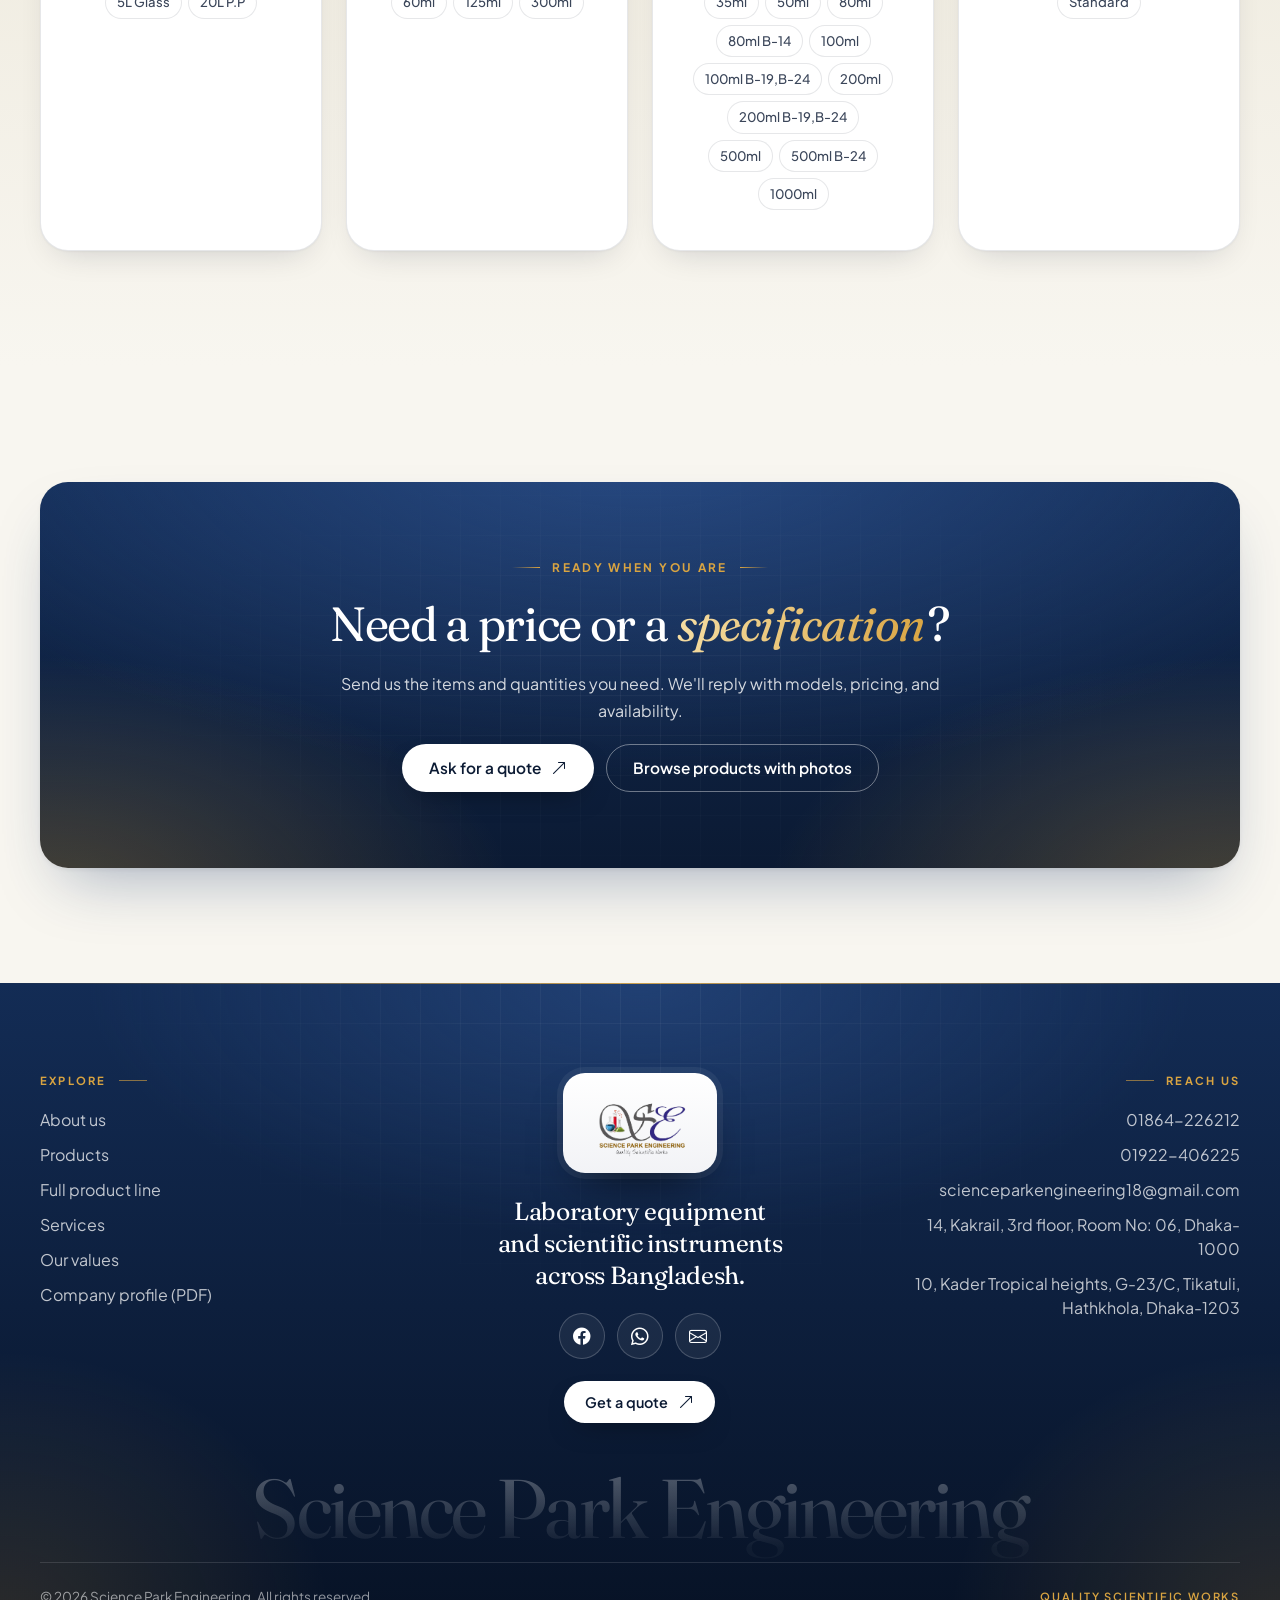
<file: product-line.html>
<!DOCTYPE html>
<html lang="en">

<head>
  <meta charset="utf-8">
  <meta name="viewport" content="width=device-width, initial-scale=1">

  <title>Full Product Line - Science Park Engineering | Laboratory Equipment &amp; Glassware</title>
  <meta name="description" content="The full Science Park Engineering product line: laboratory equipment from analytical balances to water purification, plus Duran, Pyrex and Glassco glassware, supplied across Bangladesh.">
  <meta name="author" content="Science Park Engineering">
  <meta name="theme-color" content="#0b1a33">

  <link href="assets/img/favicon.png" rel="icon">
  <link href="assets/img/apple-touch-icon.png" rel="apple-touch-icon">

  <link href="https://fonts.googleapis.com" rel="preconnect">
  <link href="https://fonts.gstatic.com" rel="preconnect" crossorigin>
  <link href="https://fonts.googleapis.com/css2?family=Fraunces:ital,opsz,wght@0,9..144,300..700;1,9..144,300..700&family=Plus+Jakarta+Sans:wght@400;500;600;700&display=swap" rel="stylesheet">

  <link href="assets/vendor/bootstrap-icons/bootstrap-icons.min.css" rel="stylesheet">
  <link href="assets/css/site.css?v=20261122g" rel="stylesheet">
  <script>document.documentElement.classList.add('js');</script>
</head>

<body>

  <a class="skip-link" href="#main">Skip to content</a>

  <header class="site-header">
    <div class="wrap site-header__row">
      <a class="brand" href="index.html" aria-label="Science Park Engineering home">
        <img src="assets/img/logo%20(2).png" alt="" width="603" height="413">
        <span class="brand__name">Science Park Engineering<small>Quality Scientific Works</small></span>
      </a>
      <button class="nav-toggle" type="button" aria-label="Menu" aria-expanded="false" aria-controls="site-nav"><i class="bi bi-list" aria-hidden="true"></i></button>
      <nav class="nav" id="site-nav" aria-label="Main">
        <div class="nav__links">
          <a href="index.html#about">About</a>
          <a href="products.html">Products</a>
          <a href="product-line.html" aria-current="page">Product line</a>
          <a href="index.html#services">Services</a>
          <a href="index.html#contact">Contact</a>
          <a href="assets/docs/science-park-engineering-company-profile.pdf" download="Science-Park-Engineering-Company-Profile.pdf"><i class="bi bi-download" aria-hidden="true"></i>Profile</a>
        </div>
        <a class="btn btn--primary btn--sm nav__cta" href="index.html#contact">Get a quote</a>
      </nav>
    </div>
  </header>

  <main id="main">

    <section class="page-hero page-hero--deep" aria-labelledby="page-heading">
      <div class="wrap">
        <div class="page-hero__inner">
          <nav class="crumbs" aria-label="Breadcrumb">
            <a href="index.html">Home</a><span aria-hidden="true">/</span><a href="products.html">Products</a><span aria-hidden="true">/</span><span aria-current="page">Product line</span>
          </nav>
          <h1 id="page-heading" class="display">Our full product <em>line</em></h1>
          <p class="lead">Everything we supply, in one place. Pick any item to request a quote — we'll reply with models, pricing, and availability.</p>
          <div class="btn-row">
            <a class="btn btn--primary btn--sm" href="index.html#contact">Request a quote <i class="bi bi-arrow-up-right" aria-hidden="true"></i></a>
            <a class="btn btn--ghost btn--sm" href="assets/docs/science-park-engineering-company-profile.pdf" download="Science-Park-Engineering-Company-Profile.pdf"><i class="bi bi-download" aria-hidden="true"></i> Download as PDF</a>
          </div>
        </div>

        <div class="stats__grid line-stats">
          <div class="stat">
            <span class="stat__icon"><i class="bi bi-cpu" aria-hidden="true"></i></span>
            <div class="stat__num" data-count="144">144</div>
            <p class="stat__label">Equipment types</p>
          </div>
          <div class="stat">
            <span class="stat__icon"><i class="bi bi-cup" aria-hidden="true"></i></span>
            <div class="stat__num" data-count="103">103</div>
            <p class="stat__label">Glassware items</p>
          </div>
          <div class="stat">
            <span class="stat__icon"><i class="bi bi-award" aria-hidden="true"></i></span>
            <div class="stat__num" data-count="23">23</div>
            <p class="stat__label">Partner brands</p>
          </div>
          <div class="stat">
            <span class="stat__icon"><i class="bi bi-camera" aria-hidden="true"></i></span>
            <div class="stat__num" data-count="40">40</div>
            <p class="stat__label">Products with photos</p>
          </div>
        </div>
      </div>
    </section>

    <div class="toolbar">
      <div class="wrap toolbar__row">
        <div class="search">
          <i class="bi bi-search" aria-hidden="true"></i>
          <label class="sr-only" for="line-search">Search the product line</label>
          <input id="line-search" type="search" placeholder="Search equipment and glassware…" autocomplete="off">
        </div>
        <nav class="chips chips--letters" aria-label="Jump to">
          <a class="chip chip--letter" href="#az-A">A</a><a class="chip chip--letter" href="#az-B">B</a><a class="chip chip--letter" href="#az-C">C</a><a class="chip chip--letter" href="#az-D">D</a><a class="chip chip--letter" href="#az-E">E</a><a class="chip chip--letter" href="#az-F">F</a><a class="chip chip--letter" href="#az-G">G</a><a class="chip chip--letter" href="#az-H">H</a><a class="chip chip--letter" href="#az-I">I</a><a class="chip chip--letter" href="#az-K">K</a><a class="chip chip--letter" href="#az-L">L</a><a class="chip chip--letter" href="#az-M">M</a><a class="chip chip--letter" href="#az-O">O</a><a class="chip chip--letter" href="#az-P">P</a><a class="chip chip--letter" href="#az-R">R</a><a class="chip chip--letter" href="#az-S">S</a><a class="chip chip--letter" href="#az-T">T</a><a class="chip chip--letter" href="#az-V">V</a><a class="chip chip--letter" href="#az-W">W</a><a class="chip chip--wide" href="#glassware"><i class="bi bi-cup" aria-hidden="true"></i> Glassware</a>
        </nav>
      </div>
    </div>

    <section id="equipment" class="section" data-line-section>
      <div class="wrap">
        <div class="section-head reveal">
          <p class="eyebrow">Laboratory equipment</p>
          <h2 class="display">Instruments from <em>A to Z</em></h2>
          <p class="lead">Sourced from Germany, USA, Spain, Poland, Japan, Korea, India, China and more.</p>
          <p class="line-count" id="line-count" aria-live="polite">144 equipment types</p>
        </div>
        <div class="az">
          <article class="az-card reveal" id="az-A" data-line-group>
            <header><span class="az-card__letter">A</span><span class="az-card__count">7 items</span></header>
            <ul>
              <li data-line-item><a href="index.html?product=Air%20Sampler#contact" title="Request a quote for Air Sampler"><span>Air Sampler</span><i class="bi bi-arrow-up-right" aria-hidden="true"></i></a></li>
              <li data-line-item><a href="index.html?product=Analogue%20Magnetic%20Stirrer%20with%20Hot%20Plate#contact" title="Request a quote for Analogue Magnetic Stirrer with Hot Plate"><span>Analogue Magnetic Stirrer with Hot Plate</span><i class="bi bi-arrow-up-right" aria-hidden="true"></i></a></li>
              <li data-line-item><a href="index.html?product=Analytical%20Balance#contact" title="Request a quote for Analytical Balance"><span>Analytical Balance</span><i class="bi bi-arrow-up-right" aria-hidden="true"></i></a></li>
              <li data-line-item><a href="index.html?product=Auto-destruct%20Syringes#contact" title="Request a quote for Auto-destruct Syringes"><span>Auto-destruct Syringes</span><i class="bi bi-arrow-up-right" aria-hidden="true"></i></a></li>
              <li data-line-item><a href="index.html?product=Autoclave#contact" title="Request a quote for Autoclave"><span>Autoclave</span><i class="bi bi-arrow-up-right" aria-hidden="true"></i></a></li>
              <li data-line-item><a href="index.html?product=Autoclave%20Machine%2C%20Analogue%20%2818%20L%20to%20100%20L%29#contact" title="Request a quote for Autoclave Machine, Analogue (18 L to 100 L)"><span>Autoclave Machine, Analogue (18 L to 100 L)</span><i class="bi bi-arrow-up-right" aria-hidden="true"></i></a></li>
              <li data-line-item><a href="index.html?product=Autoclave%20Machine%2C%20Digital%20%2818%20L%20to%20150%20L%29#contact" title="Request a quote for Autoclave Machine, Digital (18 L to 150 L)"><span>Autoclave Machine, Digital (18 L to 150 L)</span><i class="bi bi-arrow-up-right" aria-hidden="true"></i></a></li>
            </ul>
          </article>
          <article class="az-card reveal" id="az-B" data-line-group>
            <header><span class="az-card__letter">B</span><span class="az-card__count">14 items</span></header>
            <ul>
              <li data-line-item><a href="index.html?product=Balance#contact" title="Request a quote for Balance"><span>Balance</span><i class="bi bi-arrow-up-right" aria-hidden="true"></i></a></li>
              <li data-line-item><a href="index.html?product=Bijou%20Bottle#contact" title="Request a quote for Bijou Bottle"><span>Bijou Bottle</span><i class="bi bi-arrow-up-right" aria-hidden="true"></i></a></li>
              <li data-line-item><a href="index.html?product=Binocular%20Microscope#contact" title="Request a quote for Binocular Microscope"><span>Binocular Microscope</span><i class="bi bi-arrow-up-right" aria-hidden="true"></i></a></li>
              <li data-line-item><a href="index.html?product=Bio%20Safety%20Cabinet#contact" title="Request a quote for Bio Safety Cabinet"><span>Bio Safety Cabinet</span><i class="bi bi-arrow-up-right" aria-hidden="true"></i></a></li>
              <li data-line-item><a href="index.html?product=Bio-Chemistry%20Analyzer#contact" title="Request a quote for Bio-Chemistry Analyzer"><span>Bio-Chemistry Analyzer</span><i class="bi bi-arrow-up-right" aria-hidden="true"></i></a></li>
              <li data-line-item><a href="index.html?product=Bio-Hazard%20Safety%20Cabinet#contact" title="Request a quote for Bio-Hazard Safety Cabinet"><span>Bio-Hazard Safety Cabinet</span><i class="bi bi-arrow-up-right" aria-hidden="true"></i></a></li>
              <li data-line-item><a href="index.html?product=Bio-Suction%20Pump#contact" title="Request a quote for Bio-Suction Pump"><span>Bio-Suction Pump</span><i class="bi bi-arrow-up-right" aria-hidden="true"></i></a></li>
              <li data-line-item><a href="index.html?product=Biological%20Safety%20Cabinet#contact" title="Request a quote for Biological Safety Cabinet"><span>Biological Safety Cabinet</span><i class="bi bi-arrow-up-right" aria-hidden="true"></i></a></li>
              <li data-line-item><a href="index.html?product=Block%20Heater#contact" title="Request a quote for Block Heater"><span>Block Heater</span><i class="bi bi-arrow-up-right" aria-hidden="true"></i></a></li>
              <li data-line-item><a href="index.html?product=BOD%20Analyzer#contact" title="Request a quote for BOD Analyzer"><span>BOD Analyzer</span><i class="bi bi-arrow-up-right" aria-hidden="true"></i></a></li>
              <li data-line-item><a href="index.html?product=BOD%20Incubator/Incubator#contact" title="Request a quote for BOD Incubator/Incubator"><span>BOD Incubator/Incubator</span><i class="bi bi-arrow-up-right" aria-hidden="true"></i></a></li>
              <li data-line-item><a href="index.html?product=Bottle%20Top%20Dispenser#contact" title="Request a quote for Bottle Top Dispenser"><span>Bottle Top Dispenser</span><i class="bi bi-arrow-up-right" aria-hidden="true"></i></a></li>
              <li data-line-item><a href="index.html?product=Bulk%20Density#contact" title="Request a quote for Bulk Density"><span>Bulk Density</span><i class="bi bi-arrow-up-right" aria-hidden="true"></i></a></li>
              <li data-line-item><a href="index.html?product=Burette%20Digital#contact" title="Request a quote for Burette Digital"><span>Burette Digital</span><i class="bi bi-arrow-up-right" aria-hidden="true"></i></a></li>
            </ul>
          </article>
          <article class="az-card reveal" id="az-C" data-line-group>
            <header><span class="az-card__letter">C</span><span class="az-card__count">11 items</span></header>
            <ul>
              <li data-line-item><a href="index.html?product=Centrifuge%20Machine#contact" title="Request a quote for Centrifuge Machine"><span>Centrifuge Machine</span><i class="bi bi-arrow-up-right" aria-hidden="true"></i></a></li>
              <li data-line-item><a href="index.html?product=Centrifuge%20Machine%20%281%20ml%20to%2025%20ml%20tubes%2C%206%20to%2024%20holes%29#contact" title="Request a quote for Centrifuge Machine (1 ml to 25 ml tubes, 6 to 24 holes)"><span>Centrifuge Machine (1 ml to 25 ml tubes, 6 to 24 holes)</span><i class="bi bi-arrow-up-right" aria-hidden="true"></i></a></li>
              <li data-line-item><a href="index.html?product=Chiller#contact" title="Request a quote for Chiller"><span>Chiller</span><i class="bi bi-arrow-up-right" aria-hidden="true"></i></a></li>
              <li data-line-item><a href="index.html?product=COD%20Analyzer#contact" title="Request a quote for COD Analyzer"><span>COD Analyzer</span><i class="bi bi-arrow-up-right" aria-hidden="true"></i></a></li>
              <li data-line-item><a href="index.html?product=COD%20Colorimeter#contact" title="Request a quote for COD Colorimeter"><span>COD Colorimeter</span><i class="bi bi-arrow-up-right" aria-hidden="true"></i></a></li>
              <li data-line-item><a href="index.html?product=Cold%20Trap#contact" title="Request a quote for Cold Trap"><span>Cold Trap</span><i class="bi bi-arrow-up-right" aria-hidden="true"></i></a></li>
              <li data-line-item><a href="index.html?product=Colony%20Counter#contact" title="Request a quote for Colony Counter"><span>Colony Counter</span><i class="bi bi-arrow-up-right" aria-hidden="true"></i></a></li>
              <li data-line-item><a href="index.html?product=Colorimeter#contact" title="Request a quote for Colorimeter"><span>Colorimeter</span><i class="bi bi-arrow-up-right" aria-hidden="true"></i></a></li>
              <li data-line-item><a href="index.html?product=Compound%20Microscope#contact" title="Request a quote for Compound Microscope"><span>Compound Microscope</span><i class="bi bi-arrow-up-right" aria-hidden="true"></i></a></li>
              <li data-line-item><a href="index.html?product=Computer%20Microscope#contact" title="Request a quote for Computer Microscope"><span>Computer Microscope</span><i class="bi bi-arrow-up-right" aria-hidden="true"></i></a></li>
              <li data-line-item><a href="index.html?product=Conductivity%20Meter#contact" title="Request a quote for Conductivity Meter"><span>Conductivity Meter</span><i class="bi bi-arrow-up-right" aria-hidden="true"></i></a></li>
            </ul>
          </article>
          <article class="az-card reveal" id="az-D" data-line-group>
            <header><span class="az-card__letter">D</span><span class="az-card__count">19 items</span></header>
            <ul>
              <li data-line-item><a href="index.html?product=Data-Logger#contact" title="Request a quote for Data-Logger"><span>Data-Logger</span><i class="bi bi-arrow-up-right" aria-hidden="true"></i></a></li>
              <li data-line-item><a href="index.html?product=Deionized%20Water%20Plant#contact" title="Request a quote for Deionized Water Plant"><span>Deionized Water Plant</span><i class="bi bi-arrow-up-right" aria-hidden="true"></i></a></li>
              <li data-line-item><a href="index.html?product=Digestion%20System%20%28Food%20Analysis%29#contact" title="Request a quote for Digestion System (Food Analysis)"><span>Digestion System (Food Analysis)</span><i class="bi bi-arrow-up-right" aria-hidden="true"></i></a></li>
              <li data-line-item><a href="index.html?product=Digestion%20Unit%20%28Kjeldahl%29#contact" title="Request a quote for Digestion Unit (Kjeldahl)"><span>Digestion Unit (Kjeldahl)</span><i class="bi bi-arrow-up-right" aria-hidden="true"></i></a></li>
              <li data-line-item><a href="index.html?product=Digital%20Balance#contact" title="Request a quote for Digital Balance"><span>Digital Balance</span><i class="bi bi-arrow-up-right" aria-hidden="true"></i></a></li>
              <li data-line-item><a href="index.html?product=Digital%20Computerized%20Microscope#contact" title="Request a quote for Digital Computerized Microscope"><span>Digital Computerized Microscope</span><i class="bi bi-arrow-up-right" aria-hidden="true"></i></a></li>
              <li data-line-item><a href="index.html?product=Digital%20Magnetic%20Stirrer%20with%20Hot%20Plate#contact" title="Request a quote for Digital Magnetic Stirrer with Hot Plate"><span>Digital Magnetic Stirrer with Hot Plate</span><i class="bi bi-arrow-up-right" aria-hidden="true"></i></a></li>
              <li data-line-item><a href="index.html?product=Digital%20Viscometer#contact" title="Request a quote for Digital Viscometer"><span>Digital Viscometer</span><i class="bi bi-arrow-up-right" aria-hidden="true"></i></a></li>
              <li data-line-item><a href="index.html?product=Digital%20Viscosity%20Meter#contact" title="Request a quote for Digital Viscosity Meter"><span>Digital Viscosity Meter</span><i class="bi bi-arrow-up-right" aria-hidden="true"></i></a></li>
              <li data-line-item><a href="index.html?product=Digital%20Weight%20Scale#contact" title="Request a quote for Digital Weight Scale"><span>Digital Weight Scale</span><i class="bi bi-arrow-up-right" aria-hidden="true"></i></a></li>
              <li data-line-item><a href="index.html?product=Digital%20Whiteness%20Meter#contact" title="Request a quote for Digital Whiteness Meter"><span>Digital Whiteness Meter</span><i class="bi bi-arrow-up-right" aria-hidden="true"></i></a></li>
              <li data-line-item><a href="index.html?product=Disintegration%20Tester#contact" title="Request a quote for Disintegration Tester"><span>Disintegration Tester</span><i class="bi bi-arrow-up-right" aria-hidden="true"></i></a></li>
              <li data-line-item><a href="index.html?product=Dissolution%20Tester#contact" title="Request a quote for Dissolution Tester"><span>Dissolution Tester</span><i class="bi bi-arrow-up-right" aria-hidden="true"></i></a></li>
              <li data-line-item><a href="index.html?product=Dissolved%20Oxygen%20Meter#contact" title="Request a quote for Dissolved Oxygen Meter"><span>Dissolved Oxygen Meter</span><i class="bi bi-arrow-up-right" aria-hidden="true"></i></a></li>
              <li data-line-item><a href="index.html?product=Distillation%20Unit#contact" title="Request a quote for Distillation Unit"><span>Distillation Unit</span><i class="bi bi-arrow-up-right" aria-hidden="true"></i></a></li>
              <li data-line-item><a href="index.html?product=Distilled%20Water%20Plant%2C%20Glass%20%284%2C%208%20L%20per%20hour%29#contact" title="Request a quote for Distilled Water Plant, Glass (4, 8 L per hour)"><span>Distilled Water Plant, Glass (4, 8 L per hour)</span><i class="bi bi-arrow-up-right" aria-hidden="true"></i></a></li>
              <li data-line-item><a href="index.html?product=Distilled%20Water%20Plant%2C%20Stainless%20Steel%20%285%2C%2010%2C%2015%20L%20per%20hour%29#contact" title="Request a quote for Distilled Water Plant, Stainless Steel (5, 10, 15 L per hour)"><span>Distilled Water Plant, Stainless Steel (5, 10, 15 L per hour)</span><i class="bi bi-arrow-up-right" aria-hidden="true"></i></a></li>
              <li data-line-item><a href="index.html?product=DO%20Meter#contact" title="Request a quote for DO Meter"><span>DO Meter</span><i class="bi bi-arrow-up-right" aria-hidden="true"></i></a></li>
              <li data-line-item><a href="index.html?product=Drying%20Oven#contact" title="Request a quote for Drying Oven"><span>Drying Oven</span><i class="bi bi-arrow-up-right" aria-hidden="true"></i></a></li>
            </ul>
          </article>
          <article class="az-card reveal" id="az-E" data-line-group>
            <header><span class="az-card__letter">E</span><span class="az-card__count">2 items</span></header>
            <ul>
              <li data-line-item><a href="index.html?product=ELISA%20Reader#contact" title="Request a quote for ELISA Reader"><span>ELISA Reader</span><i class="bi bi-arrow-up-right" aria-hidden="true"></i></a></li>
              <li data-line-item><a href="index.html?product=Eye%20Shower#contact" title="Request a quote for Eye Shower"><span>Eye Shower</span><i class="bi bi-arrow-up-right" aria-hidden="true"></i></a></li>
            </ul>
          </article>
          <article class="az-card reveal" id="az-F" data-line-group>
            <header><span class="az-card__letter">F</span><span class="az-card__count">9 items</span></header>
            <ul>
              <li data-line-item><a href="index.html?product=Fat%20Extraction%20System%20%28Food%20Analysis%29#contact" title="Request a quote for Fat Extraction System (Food Analysis)"><span>Fat Extraction System (Food Analysis)</span><i class="bi bi-arrow-up-right" aria-hidden="true"></i></a></li>
              <li data-line-item><a href="index.html?product=Fermenter%20%26%20Bioreactor#contact" title="Request a quote for Fermenter &amp; Bioreactor"><span>Fermenter &amp; Bioreactor</span><i class="bi bi-arrow-up-right" aria-hidden="true"></i></a></li>
              <li data-line-item><a href="index.html?product=Fiber%20Extraction%20System%20%28Food%20Analysis%29#contact" title="Request a quote for Fiber Extraction System (Food Analysis)"><span>Fiber Extraction System (Food Analysis)</span><i class="bi bi-arrow-up-right" aria-hidden="true"></i></a></li>
              <li data-line-item><a href="index.html?product=Filtration%20Unit%20%28Vacuum%20%26%20Plain%29#contact" title="Request a quote for Filtration Unit (Vacuum &amp; Plain)"><span>Filtration Unit (Vacuum &amp; Plain)</span><i class="bi bi-arrow-up-right" aria-hidden="true"></i></a></li>
              <li data-line-item><a href="index.html?product=Flame%20Photometer#contact" title="Request a quote for Flame Photometer"><span>Flame Photometer</span><i class="bi bi-arrow-up-right" aria-hidden="true"></i></a></li>
              <li data-line-item><a href="index.html?product=Freezer#contact" title="Request a quote for Freezer"><span>Freezer</span><i class="bi bi-arrow-up-right" aria-hidden="true"></i></a></li>
              <li data-line-item><a href="index.html?product=Friability%20Tester#contact" title="Request a quote for Friability Tester"><span>Friability Tester</span><i class="bi bi-arrow-up-right" aria-hidden="true"></i></a></li>
              <li data-line-item><a href="index.html?product=FT-IR#contact" title="Request a quote for FT-IR"><span>FT-IR</span><i class="bi bi-arrow-up-right" aria-hidden="true"></i></a></li>
              <li data-line-item><a href="index.html?product=Fume%20Hood#contact" title="Request a quote for Fume Hood"><span>Fume Hood</span><i class="bi bi-arrow-up-right" aria-hidden="true"></i></a></li>
            </ul>
          </article>
          <article class="az-card reveal" id="az-G" data-line-group>
            <header><span class="az-card__letter">G</span><span class="az-card__count">7 items</span></header>
            <ul>
              <li data-line-item><a href="index.html?product=Gas%20Generator#contact" title="Request a quote for Gas Generator"><span>Gas Generator</span><i class="bi bi-arrow-up-right" aria-hidden="true"></i></a></li>
              <li data-line-item><a href="index.html?product=GC%20%28Gas%20Chromatograph%29#contact" title="Request a quote for GC (Gas Chromatograph)"><span>GC (Gas Chromatograph)</span><i class="bi bi-arrow-up-right" aria-hidden="true"></i></a></li>
              <li data-line-item><a href="index.html?product=GC%20System#contact" title="Request a quote for GC System"><span>GC System</span><i class="bi bi-arrow-up-right" aria-hidden="true"></i></a></li>
              <li data-line-item><a href="index.html?product=Gel%20Documentation%20System#contact" title="Request a quote for Gel Documentation System"><span>Gel Documentation System</span><i class="bi bi-arrow-up-right" aria-hidden="true"></i></a></li>
              <li data-line-item><a href="index.html?product=Gel%20Dryer#contact" title="Request a quote for Gel Dryer"><span>Gel Dryer</span><i class="bi bi-arrow-up-right" aria-hidden="true"></i></a></li>
              <li data-line-item><a href="index.html?product=Gel%20Electrophoresis#contact" title="Request a quote for Gel Electrophoresis"><span>Gel Electrophoresis</span><i class="bi bi-arrow-up-right" aria-hidden="true"></i></a></li>
              <li data-line-item><a href="index.html?product=Growth%20Chamber#contact" title="Request a quote for Growth Chamber"><span>Growth Chamber</span><i class="bi bi-arrow-up-right" aria-hidden="true"></i></a></li>
            </ul>
          </article>
          <article class="az-card reveal" id="az-H" data-line-group>
            <header><span class="az-card__letter">H</span><span class="az-card__count">10 items</span></header>
            <ul>
              <li data-line-item><a href="index.html?product=Hardness%20Tester%20Digital#contact" title="Request a quote for Hardness Tester Digital"><span>Hardness Tester Digital</span><i class="bi bi-arrow-up-right" aria-hidden="true"></i></a></li>
              <li data-line-item><a href="index.html?product=Heating%20Mantle#contact" title="Request a quote for Heating Mantle"><span>Heating Mantle</span><i class="bi bi-arrow-up-right" aria-hidden="true"></i></a></li>
              <li data-line-item><a href="index.html?product=Homogenizer#contact" title="Request a quote for Homogenizer"><span>Homogenizer</span><i class="bi bi-arrow-up-right" aria-hidden="true"></i></a></li>
              <li data-line-item><a href="index.html?product=Hot%20Air%20Oven%20%2825%20L%20to%20200%20L%2C%20RT%2B10%20to%20300%20%C2%B0C%29#contact" title="Request a quote for Hot Air Oven (25 L to 200 L, RT+10 to 300 °C)"><span>Hot Air Oven (25 L to 200 L, RT+10 to 300 °C)</span><i class="bi bi-arrow-up-right" aria-hidden="true"></i></a></li>
              <li data-line-item><a href="index.html?product=Hotplate%20%26%20Stirrer#contact" title="Request a quote for Hotplate &amp; Stirrer"><span>Hotplate &amp; Stirrer</span><i class="bi bi-arrow-up-right" aria-hidden="true"></i></a></li>
              <li data-line-item><a href="index.html?product=HPLC%20%28High%20Performance%20Liquid%20Chromatography%29#contact" title="Request a quote for HPLC (High Performance Liquid Chromatography)"><span>HPLC (High Performance Liquid Chromatography)</span><i class="bi bi-arrow-up-right" aria-hidden="true"></i></a></li>
              <li data-line-item><a href="index.html?product=HPLC%20Column#contact" title="Request a quote for HPLC Column"><span>HPLC Column</span><i class="bi bi-arrow-up-right" aria-hidden="true"></i></a></li>
              <li data-line-item><a href="index.html?product=HPLC%20System#contact" title="Request a quote for HPLC System"><span>HPLC System</span><i class="bi bi-arrow-up-right" aria-hidden="true"></i></a></li>
              <li data-line-item><a href="index.html?product=Humidity%20Chamber#contact" title="Request a quote for Humidity Chamber"><span>Humidity Chamber</span><i class="bi bi-arrow-up-right" aria-hidden="true"></i></a></li>
              <li data-line-item><a href="index.html?product=Hygrometer#contact" title="Request a quote for Hygrometer"><span>Hygrometer</span><i class="bi bi-arrow-up-right" aria-hidden="true"></i></a></li>
            </ul>
          </article>
          <article class="az-card reveal" id="az-I" data-line-group>
            <header><span class="az-card__letter">I</span><span class="az-card__count">2 items</span></header>
            <ul>
              <li data-line-item><a href="index.html?product=I%20scoped%20Microscope#contact" title="Request a quote for I scoped Microscope"><span>I scoped Microscope</span><i class="bi bi-arrow-up-right" aria-hidden="true"></i></a></li>
              <li data-line-item><a href="index.html?product=Incubator%20%2830%20L%20to%2085%20L%2C%20RT%2B5%20to%20120%20%C2%B0C%29#contact" title="Request a quote for Incubator (30 L to 85 L, RT+5 to 120 °C)"><span>Incubator (30 L to 85 L, RT+5 to 120 °C)</span><i class="bi bi-arrow-up-right" aria-hidden="true"></i></a></li>
            </ul>
          </article>
          <article class="az-card reveal" id="az-K" data-line-group>
            <header><span class="az-card__letter">K</span><span class="az-card__count">1 item</span></header>
            <ul>
              <li data-line-item><a href="index.html?product=Karl%20Fischer%20Titrator#contact" title="Request a quote for Karl Fischer Titrator"><span>Karl Fischer Titrator</span><i class="bi bi-arrow-up-right" aria-hidden="true"></i></a></li>
            </ul>
          </article>
          <article class="az-card reveal" id="az-L" data-line-group>
            <header><span class="az-card__letter">L</span><span class="az-card__count">11 items</span></header>
            <ul>
              <li data-line-item><a href="index.html?product=Lab%20Basin/Triple%20Outlet#contact" title="Request a quote for Lab Basin/Triple Outlet"><span>Lab Basin/Triple Outlet</span><i class="bi bi-arrow-up-right" aria-hidden="true"></i></a></li>
              <li data-line-item><a href="index.html?product=Lab%20Furniture#contact" title="Request a quote for Lab Furniture"><span>Lab Furniture</span><i class="bi bi-arrow-up-right" aria-hidden="true"></i></a></li>
              <li data-line-item><a href="index.html?product=Laboratory%20Incubator%20%28Forced%2C%20Natural%2C%20Shaking%20etc.%29#contact" title="Request a quote for Laboratory Incubator (Forced, Natural, Shaking etc.)"><span>Laboratory Incubator (Forced, Natural, Shaking etc.)</span><i class="bi bi-arrow-up-right" aria-hidden="true"></i></a></li>
              <li data-line-item><a href="index.html?product=Laboratory%20Microscope#contact" title="Request a quote for Laboratory Microscope"><span>Laboratory Microscope</span><i class="bi bi-arrow-up-right" aria-hidden="true"></i></a></li>
              <li data-line-item><a href="index.html?product=Laboratory%20Oven#contact" title="Request a quote for Laboratory Oven"><span>Laboratory Oven</span><i class="bi bi-arrow-up-right" aria-hidden="true"></i></a></li>
              <li data-line-item><a href="index.html?product=Laboratory%20Refrigerator#contact" title="Request a quote for Laboratory Refrigerator"><span>Laboratory Refrigerator</span><i class="bi bi-arrow-up-right" aria-hidden="true"></i></a></li>
              <li data-line-item><a href="index.html?product=Laboratory%20Testing%20Kits%20%28Hardness%2C%20Ammonia%29#contact" title="Request a quote for Laboratory Testing Kits (Hardness, Ammonia)"><span>Laboratory Testing Kits (Hardness, Ammonia)</span><i class="bi bi-arrow-up-right" aria-hidden="true"></i></a></li>
              <li data-line-item><a href="index.html?product=Laminar%20Flow%20Cabinet#contact" title="Request a quote for Laminar Flow Cabinet"><span>Laminar Flow Cabinet</span><i class="bi bi-arrow-up-right" aria-hidden="true"></i></a></li>
              <li data-line-item><a href="index.html?product=LC-MS#contact" title="Request a quote for LC-MS"><span>LC-MS</span><i class="bi bi-arrow-up-right" aria-hidden="true"></i></a></li>
              <li data-line-item><a href="index.html?product=Leak%20Test%20Apparatus#contact" title="Request a quote for Leak Test Apparatus"><span>Leak Test Apparatus</span><i class="bi bi-arrow-up-right" aria-hidden="true"></i></a></li>
              <li data-line-item><a href="index.html?product=Liquid%20Nitrogen%20Container#contact" title="Request a quote for Liquid Nitrogen Container"><span>Liquid Nitrogen Container</span><i class="bi bi-arrow-up-right" aria-hidden="true"></i></a></li>
            </ul>
          </article>
          <article class="az-card reveal" id="az-M" data-line-group>
            <header><span class="az-card__letter">M</span><span class="az-card__count">10 items</span></header>
            <ul>
              <li data-line-item><a href="index.html?product=Mass%20Comparator#contact" title="Request a quote for Mass Comparator"><span>Mass Comparator</span><i class="bi bi-arrow-up-right" aria-hidden="true"></i></a></li>
              <li data-line-item><a href="index.html?product=Melting%20Point%20Apparatus#contact" title="Request a quote for Melting Point Apparatus"><span>Melting Point Apparatus</span><i class="bi bi-arrow-up-right" aria-hidden="true"></i></a></li>
              <li data-line-item><a href="index.html?product=Micro%20Balance#contact" title="Request a quote for Micro Balance"><span>Micro Balance</span><i class="bi bi-arrow-up-right" aria-hidden="true"></i></a></li>
              <li data-line-item><a href="index.html?product=Micro%20Centrifuge%20Machine%20%286%20to%2030%20holes%29#contact" title="Request a quote for Micro Centrifuge Machine (6 to 30 holes)"><span>Micro Centrifuge Machine (6 to 30 holes)</span><i class="bi bi-arrow-up-right" aria-hidden="true"></i></a></li>
              <li data-line-item><a href="index.html?product=Micro-Plate%20Mixer#contact" title="Request a quote for Micro-Plate Mixer"><span>Micro-Plate Mixer</span><i class="bi bi-arrow-up-right" aria-hidden="true"></i></a></li>
              <li data-line-item><a href="index.html?product=Micropipette#contact" title="Request a quote for Micropipette"><span>Micropipette</span><i class="bi bi-arrow-up-right" aria-hidden="true"></i></a></li>
              <li data-line-item><a href="index.html?product=Microplate%20Reader#contact" title="Request a quote for Microplate Reader"><span>Microplate Reader</span><i class="bi bi-arrow-up-right" aria-hidden="true"></i></a></li>
              <li data-line-item><a href="index.html?product=Microscope%20Camera#contact" title="Request a quote for Microscope Camera"><span>Microscope Camera</span><i class="bi bi-arrow-up-right" aria-hidden="true"></i></a></li>
              <li data-line-item><a href="index.html?product=Moisture%20Analyzer#contact" title="Request a quote for Moisture Analyzer"><span>Moisture Analyzer</span><i class="bi bi-arrow-up-right" aria-hidden="true"></i></a></li>
              <li data-line-item><a href="index.html?product=Muffle%20Furnace#contact" title="Request a quote for Muffle Furnace"><span>Muffle Furnace</span><i class="bi bi-arrow-up-right" aria-hidden="true"></i></a></li>
            </ul>
          </article>
          <article class="az-card reveal" id="az-O" data-line-group>
            <header><span class="az-card__letter">O</span><span class="az-card__count">1 item</span></header>
            <ul>
              <li data-line-item><a href="index.html?product=Optical%20Microscope#contact" title="Request a quote for Optical Microscope"><span>Optical Microscope</span><i class="bi bi-arrow-up-right" aria-hidden="true"></i></a></li>
            </ul>
          </article>
          <article class="az-card reveal" id="az-P" data-line-group>
            <header><span class="az-card__letter">P</span><span class="az-card__count">8 items</span></header>
            <ul>
              <li data-line-item><a href="index.html?product=PCR%20%28Thermal%20Cycler%29#contact" title="Request a quote for PCR (Thermal Cycler)"><span>PCR (Thermal Cycler)</span><i class="bi bi-arrow-up-right" aria-hidden="true"></i></a></li>
              <li data-line-item><a href="index.html?product=pH%20Meter%20%28with%20Multi%20Parameter%29#contact" title="Request a quote for pH Meter (with Multi Parameter)"><span>pH Meter (with Multi Parameter)</span><i class="bi bi-arrow-up-right" aria-hidden="true"></i></a></li>
              <li data-line-item><a href="index.html?product=Pipette%20Controller#contact" title="Request a quote for Pipette Controller"><span>Pipette Controller</span><i class="bi bi-arrow-up-right" aria-hidden="true"></i></a></li>
              <li data-line-item><a href="index.html?product=Polarimeter#contact" title="Request a quote for Polarimeter"><span>Polarimeter</span><i class="bi bi-arrow-up-right" aria-hidden="true"></i></a></li>
              <li data-line-item><a href="index.html?product=Polarized%20Microscope#contact" title="Request a quote for Polarized Microscope"><span>Polarized Microscope</span><i class="bi bi-arrow-up-right" aria-hidden="true"></i></a></li>
              <li data-line-item><a href="index.html?product=Potentiometric%20Titrator#contact" title="Request a quote for Potentiometric Titrator"><span>Potentiometric Titrator</span><i class="bi bi-arrow-up-right" aria-hidden="true"></i></a></li>
              <li data-line-item><a href="index.html?product=Powder%20Flow%20Meter#contact" title="Request a quote for Powder Flow Meter"><span>Powder Flow Meter</span><i class="bi bi-arrow-up-right" aria-hidden="true"></i></a></li>
              <li data-line-item><a href="index.html?product=Power%20Supply#contact" title="Request a quote for Power Supply"><span>Power Supply</span><i class="bi bi-arrow-up-right" aria-hidden="true"></i></a></li>
            </ul>
          </article>
          <article class="az-card reveal" id="az-R" data-line-group>
            <header><span class="az-card__letter">R</span><span class="az-card__count">3 items</span></header>
            <ul>
              <li data-line-item><a href="index.html?product=Refractometer#contact" title="Request a quote for Refractometer"><span>Refractometer</span><i class="bi bi-arrow-up-right" aria-hidden="true"></i></a></li>
              <li data-line-item><a href="index.html?product=Refrigerated%20Bath%20Circulator#contact" title="Request a quote for Refrigerated Bath Circulator"><span>Refrigerated Bath Circulator</span><i class="bi bi-arrow-up-right" aria-hidden="true"></i></a></li>
              <li data-line-item><a href="index.html?product=Rotary%20Evaporator#contact" title="Request a quote for Rotary Evaporator"><span>Rotary Evaporator</span><i class="bi bi-arrow-up-right" aria-hidden="true"></i></a></li>
            </ul>
          </article>
          <article class="az-card reveal" id="az-S" data-line-group>
            <header><span class="az-card__letter">S</span><span class="az-card__count">9 items</span></header>
            <ul>
              <li data-line-item><a href="index.html?product=Scale%20%26%20Standard%20Weight#contact" title="Request a quote for Scale &amp; Standard Weight"><span>Scale &amp; Standard Weight</span><i class="bi bi-arrow-up-right" aria-hidden="true"></i></a></li>
              <li data-line-item><a href="index.html?product=Seed%20Germinator#contact" title="Request a quote for Seed Germinator"><span>Seed Germinator</span><i class="bi bi-arrow-up-right" aria-hidden="true"></i></a></li>
              <li data-line-item><a href="index.html?product=Shaker%20%28Orbital/Sieve/Rocker%29#contact" title="Request a quote for Shaker (Orbital/Sieve/Rocker)"><span>Shaker (Orbital/Sieve/Rocker)</span><i class="bi bi-arrow-up-right" aria-hidden="true"></i></a></li>
              <li data-line-item><a href="index.html?product=Simple%20Microscope#contact" title="Request a quote for Simple Microscope"><span>Simple Microscope</span><i class="bi bi-arrow-up-right" aria-hidden="true"></i></a></li>
              <li data-line-item><a href="index.html?product=Sonicator%20%28Ultrasonic%20Cleaner%29#contact" title="Request a quote for Sonicator (Ultrasonic Cleaner)"><span>Sonicator (Ultrasonic Cleaner)</span><i class="bi bi-arrow-up-right" aria-hidden="true"></i></a></li>
              <li data-line-item><a href="index.html?product=Soxhlet%20Apparatus#contact" title="Request a quote for Soxhlet Apparatus"><span>Soxhlet Apparatus</span><i class="bi bi-arrow-up-right" aria-hidden="true"></i></a></li>
              <li data-line-item><a href="index.html?product=Spectrophotometer#contact" title="Request a quote for Spectrophotometer"><span>Spectrophotometer</span><i class="bi bi-arrow-up-right" aria-hidden="true"></i></a></li>
              <li data-line-item><a href="index.html?product=Stability/Humidity%20Chamber#contact" title="Request a quote for Stability/Humidity Chamber"><span>Stability/Humidity Chamber</span><i class="bi bi-arrow-up-right" aria-hidden="true"></i></a></li>
              <li data-line-item><a href="index.html?product=Sterilizer#contact" title="Request a quote for Sterilizer"><span>Sterilizer</span><i class="bi bi-arrow-up-right" aria-hidden="true"></i></a></li>
            </ul>
          </article>
          <article class="az-card reveal" id="az-T" data-line-group>
            <header><span class="az-card__letter">T</span><span class="az-card__count">11 items</span></header>
            <ul>
              <li data-line-item><a href="index.html?product=Tab%20Density%20Tester#contact" title="Request a quote for Tab Density Tester"><span>Tab Density Tester</span><i class="bi bi-arrow-up-right" aria-hidden="true"></i></a></li>
              <li data-line-item><a href="index.html?product=Tablet%20Disintegration%20Tester#contact" title="Request a quote for Tablet Disintegration Tester"><span>Tablet Disintegration Tester</span><i class="bi bi-arrow-up-right" aria-hidden="true"></i></a></li>
              <li data-line-item><a href="index.html?product=Tablet%20Friability%20Tester#contact" title="Request a quote for Tablet Friability Tester"><span>Tablet Friability Tester</span><i class="bi bi-arrow-up-right" aria-hidden="true"></i></a></li>
              <li data-line-item><a href="index.html?product=Tablet%20Powder%20Flow%20Meter#contact" title="Request a quote for Tablet Powder Flow Meter"><span>Tablet Powder Flow Meter</span><i class="bi bi-arrow-up-right" aria-hidden="true"></i></a></li>
              <li data-line-item><a href="index.html?product=Test%20Kit%20%28Laboratory%29#contact" title="Request a quote for Test Kit (Laboratory)"><span>Test Kit (Laboratory)</span><i class="bi bi-arrow-up-right" aria-hidden="true"></i></a></li>
              <li data-line-item><a href="index.html?product=Thermometer#contact" title="Request a quote for Thermometer"><span>Thermometer</span><i class="bi bi-arrow-up-right" aria-hidden="true"></i></a></li>
              <li data-line-item><a href="index.html?product=Titrator%20Manual/Digital#contact" title="Request a quote for Titrator Manual/Digital"><span>Titrator Manual/Digital</span><i class="bi bi-arrow-up-right" aria-hidden="true"></i></a></li>
              <li data-line-item><a href="index.html?product=TLC%20%28Thin%20Layer%20Chromatography%29#contact" title="Request a quote for TLC (Thin Layer Chromatography)"><span>TLC (Thin Layer Chromatography)</span><i class="bi bi-arrow-up-right" aria-hidden="true"></i></a></li>
              <li data-line-item><a href="index.html?product=TOC%20Analyzer#contact" title="Request a quote for TOC Analyzer"><span>TOC Analyzer</span><i class="bi bi-arrow-up-right" aria-hidden="true"></i></a></li>
              <li data-line-item><a href="index.html?product=TSS/MLSS%20Meter#contact" title="Request a quote for TSS/MLSS Meter"><span>TSS/MLSS Meter</span><i class="bi bi-arrow-up-right" aria-hidden="true"></i></a></li>
              <li data-line-item><a href="index.html?product=Turbidity%20Meter#contact" title="Request a quote for Turbidity Meter"><span>Turbidity Meter</span><i class="bi bi-arrow-up-right" aria-hidden="true"></i></a></li>
            </ul>
          </article>
          <article class="az-card reveal" id="az-V" data-line-group>
            <header><span class="az-card__letter">V</span><span class="az-card__count">4 items</span></header>
            <ul>
              <li data-line-item><a href="index.html?product=Vernier%20Callipers#contact" title="Request a quote for Vernier Callipers"><span>Vernier Callipers</span><i class="bi bi-arrow-up-right" aria-hidden="true"></i></a></li>
              <li data-line-item><a href="index.html?product=Viscometer#contact" title="Request a quote for Viscometer"><span>Viscometer</span><i class="bi bi-arrow-up-right" aria-hidden="true"></i></a></li>
              <li data-line-item><a href="index.html?product=Viscosity%20Cup%20Meter#contact" title="Request a quote for Viscosity Cup Meter"><span>Viscosity Cup Meter</span><i class="bi bi-arrow-up-right" aria-hidden="true"></i></a></li>
              <li data-line-item><a href="index.html?product=Vortex%20Mixer#contact" title="Request a quote for Vortex Mixer"><span>Vortex Mixer</span><i class="bi bi-arrow-up-right" aria-hidden="true"></i></a></li>
            </ul>
          </article>
          <article class="az-card reveal" id="az-W" data-line-group>
            <header><span class="az-card__letter">W</span><span class="az-card__count">5 items</span></header>
            <ul>
              <li data-line-item><a href="index.html?product=Water%20Bath#contact" title="Request a quote for Water Bath"><span>Water Bath</span><i class="bi bi-arrow-up-right" aria-hidden="true"></i></a></li>
              <li data-line-item><a href="index.html?product=Water%20Bath%20%284%20L%20to%2050%20L%29#contact" title="Request a quote for Water Bath (4 L to 50 L)"><span>Water Bath (4 L to 50 L)</span><i class="bi bi-arrow-up-right" aria-hidden="true"></i></a></li>
              <li data-line-item><a href="index.html?product=Water%20Distiller#contact" title="Request a quote for Water Distiller"><span>Water Distiller</span><i class="bi bi-arrow-up-right" aria-hidden="true"></i></a></li>
              <li data-line-item><a href="index.html?product=Water%20Purification#contact" title="Request a quote for Water Purification"><span>Water Purification</span><i class="bi bi-arrow-up-right" aria-hidden="true"></i></a></li>
              <li data-line-item><a href="index.html?product=Weight%20Scales#contact" title="Request a quote for Weight Scales"><span>Weight Scales</span><i class="bi bi-arrow-up-right" aria-hidden="true"></i></a></li>
            </ul>
          </article>
        </div>
      </div>
    </section>

    <section id="glassware" class="section section--tint" data-line-section>
      <div class="wrap">
        <div class="section-head reveal">
          <p class="eyebrow">Glassware</p>
          <h2 class="display">Laboratory <em>glassware</em></h2>
          <p class="lead">Every common form and size, from the brands laboratories trust.</p>
          <ul class="brand-badges" aria-label="Glassware brands"><li>Duran</li><li>Pyrex</li><li>Glassco</li></ul>
        </div>
        <div class="glass-list">
          <article class="panel glass-card reveal" data-line-group>
            <header class="glass-card__head">
              <span class="glass-card__icon"><i class="bi bi-cup" aria-hidden="true"></i></span>
              <h3>Beakers</h3>
              <span class="glass-card__count">20 items</span>
            </header>
            <div class="glass-variants">
              <div class="glass-row" data-line-item><span class="glass-row__label">With spout</span><ul class="sizes"><li>5ml</li><li>10ml</li></ul></div>
              <div class="glass-row" data-line-item><span class="glass-row__label">Graduated with spout</span><ul class="sizes"><li>25ml</li><li>50ml</li><li>100ml</li><li>150ml</li><li>250ml</li><li>400ml</li><li>500ml</li><li>600ml</li><li>1000ml</li><li>2000ml</li><li>3000ml</li><li>5000ml</li><li>10000ml</li></ul></div>
              <div class="glass-row" data-line-item><span class="glass-row__label">Graduated tall form</span><ul class="sizes"><li>100ml</li><li>250ml</li><li>600ml</li><li>1000ml</li></ul></div>
              <div class="glass-row" data-line-item><span class="glass-row__label">Tablet disintegration</span><ul class="sizes"><li>1000ml</li></ul></div>
            </div>
          </article>
          <article class="panel glass-card reveal" data-line-group>
            <header class="glass-card__head">
              <span class="glass-card__icon"><i class="bi bi-eyedropper" aria-hidden="true"></i></span>
              <h3>Burettes</h3>
              <span class="glass-card__count">26 items</span>
            </header>
            <div class="glass-variants">
              <div class="glass-row" data-line-item><span class="glass-row__label">Automatic class “A”</span><ul class="sizes"><li>10ml</li><li>25ml</li><li>50ml</li></ul></div>
              <div class="glass-row" data-line-item><span class="glass-row__label">Class “A” rota flow</span><ul class="sizes"><li>10ml</li><li>25ml</li><li>50ml</li><li>100ml</li></ul></div>
              <div class="glass-row" data-line-item><span class="glass-row__label">Class “A” glass stopcock</span><ul class="sizes"><li>10ml</li><li>25ml</li><li>50ml</li><li>100ml</li></ul></div>
              <div class="glass-row" data-line-item><span class="glass-row__label">Class “A” PTFE</span><ul class="sizes"><li>10ml</li><li>25ml</li><li>50ml</li><li>100ml</li></ul></div>
              <div class="glass-row" data-line-item><span class="glass-row__label">Amber class “A” PTFE</span><ul class="sizes"><li>10ml</li><li>25ml</li><li>50ml</li><li>100ml</li></ul></div>
              <div class="glass-row" data-line-item><span class="glass-row__label">Micro class “A”</span><ul class="sizes"><li>2ml</li><li>5ml</li><li>10ml</li></ul></div>
              <div class="glass-row" data-line-item><span class="glass-row__label">Stand (300x200mm)</span></div>
              <div class="glass-row" data-line-item><span class="glass-row__label">Clamp (Fisher Type)</span></div>
              <div class="glass-row" data-line-item><span class="glass-row__label">Clamp (Mild steel double)</span></div>
              <div class="glass-row" data-line-item><span class="glass-row__label">PTFE</span></div>
            </div>
          </article>
          <article class="panel glass-card reveal" data-line-group>
            <header class="glass-card__head">
              <span class="glass-card__icon"><i class="bi bi-triangle" aria-hidden="true"></i></span>
              <h3>Conical flasks</h3>
              <span class="glass-card__count">30 items</span>
            </header>
            <div class="glass-variants">
              <div class="glass-row" data-line-item><span class="glass-row__label">Graduated</span><ul class="sizes"><li>25ml</li><li>50ml</li><li>100ml</li><li>125ml</li><li>150ml</li><li>250ml</li><li>500ml</li><li>1000ml</li><li>2000ml</li><li>3000ml</li><li>5000ml</li></ul></div>
              <div class="glass-row" data-line-item><span class="glass-row__label">Wide mouth</span><ul class="sizes"><li>50ml</li><li>100ml</li><li>250ml</li><li>500ml</li><li>1000ml</li></ul></div>
              <div class="glass-row" data-line-item><span class="glass-row__label">Screw cap</span><ul class="sizes"><li>50ml</li><li>100ml</li><li>250ml</li><li>500ml</li><li>1000ml</li></ul></div>
              <div class="glass-row" data-line-item><span class="glass-row__label">With stopper</span><ul class="sizes"><li>25ml B-19 with stopper</li><li>50ml B-19 with stopper</li><li>100ml B-24 with stopper</li><li>100ml B-29 with stopper</li><li>250ml B-24 with stopper</li><li>250ml B-29 with stopper</li><li>500ml B-24 with stopper</li><li>500ml B-29 with stopper</li><li>1000ml B-24 with stopper</li></ul></div>
            </div>
          </article>
          <article class="panel glass-card reveal" data-line-group>
            <header class="glass-card__head">
              <span class="glass-card__icon"><i class="bi bi-columns" aria-hidden="true"></i></span>
              <h3>Chromatography columns</h3>
              <span class="glass-card__count">10 items</span>
            </header>
            <div class="glass-variants">
              <div class="glass-row" data-line-item><span class="glass-row__label">Chromatography</span><ul class="sizes"><li>150X10mm</li><li>300x20mm</li><li>400x20mm</li><li>500x30mm</li><li>600x40mm</li><li>1000x40mm</li><li>18x200 B-19</li><li>18x300 B-19</li><li>18x400 B-19</li></ul></div>
              <div class="glass-row" data-line-item><span class="glass-row__label">Fractional</span><ul class="sizes"><li>360mm vigrex B-24</li></ul></div>
            </div>
          </article>
        </div>
        <div class="glass-list glass-list--small">
          <article class="panel glass-card glass-card--small reveal" data-line-group>
            <header class="glass-card__head">
              <span class="glass-card__icon"><i class="bi bi-droplet-half" aria-hidden="true"></i></span>
              <h3>Aspirator bottles</h3>
              <span class="glass-card__count">2 sizes</span>
            </header>
            <div class="glass-variants">
              <div class="glass-row" data-line-item><ul class="sizes"><li>5L Glass</li><li>20L P.P</li></ul></div>
            </div>
          </article>
          <article class="panel glass-card glass-card--small reveal" data-line-group>
            <header class="glass-card__head">
              <span class="glass-card__icon"><i class="bi bi-moisture" aria-hidden="true"></i></span>
              <h3>BOD bottles</h3>
              <span class="glass-card__count">3 sizes</span>
            </header>
            <div class="glass-variants">
              <div class="glass-row" data-line-item><ul class="sizes"><li>60ml</li><li>125ml</li><li>300ml</li></ul></div>
            </div>
          </article>
          <article class="panel glass-card glass-card--small reveal" data-line-group>
            <header class="glass-card__head">
              <span class="glass-card__icon"><i class="bi bi-funnel" aria-hidden="true"></i></span>
              <h3>Büchner funnels</h3>
              <span class="glass-card__count">11 sizes</span>
            </header>
            <div class="glass-variants">
              <div class="glass-row" data-line-item><ul class="sizes"><li>35ml</li><li>50ml</li><li>80ml</li><li>80ml B-14</li><li>100ml</li><li>100ml B-19,B-24</li><li>200ml</li><li>200ml B-19,B-24</li><li>500ml</li><li>500ml B-24</li><li>1000ml</li></ul></div>
            </div>
          </article>
          <article class="panel glass-card glass-card--small reveal" data-line-group>
            <header class="glass-card__head">
              <span class="glass-card__icon"><i class="bi bi-fire" aria-hidden="true"></i></span>
              <h3>Bunsen burners</h3>
              <span class="glass-card__count">1 size</span>
            </header>
            <div class="glass-variants">
              <div class="glass-row" data-line-item><ul class="sizes"><li>Standard</li></ul></div>
            </div>
          </article>
        </div>
      </div>
    </section>

    <p class="line-empty wrap" id="line-empty" hidden>Nothing in the list matches that search — <a href="index.html#contact">ask us</a>, we may still be able to source it.</p>

    <section class="section">
      <div class="wrap">
        <div class="banner reveal">
          <p class="eyebrow">Ready when you are</p>
          <h2 class="display">Need a price or a <em>specification</em>?</h2>
          <p>Send us the items and quantities you need. We'll reply with models, pricing, and availability.</p>
          <div class="btn-row">
            <a class="btn btn--light" href="index.html#contact">Ask for a quote <i class="bi bi-arrow-up-right" aria-hidden="true"></i></a>
            <a class="btn btn--outline-light" href="products.html">Browse products with photos</a>
          </div>
        </div>
      </div>
    </section>

  </main>

  <footer class="site-footer">
    <div class="wrap">
      <div class="site-footer__grid">
        <nav class="site-footer__col site-footer__col--start" aria-label="Footer">
          <h3>Explore</h3>
          <ul>
            <li><a href="index.html#about">About us</a></li>
            <li><a href="products.html">Products</a></li>
            <li><a href="product-line.html">Full product line</a></li>
            <li><a href="index.html#services">Services</a></li>
            <li><a href="index.html#values">Our values</a></li>
            <li><a href="assets/docs/science-park-engineering-company-profile.pdf" download="Science-Park-Engineering-Company-Profile.pdf">Company profile (PDF)</a></li>
          </ul>
        </nav>

        <div class="site-footer__brand">
          <a class="site-footer__logo" href="index.html" aria-label="Science Park Engineering home"><img src="assets/img/logo%20(2).png" alt="Science Park Engineering" width="603" height="413" loading="lazy"></a>
          <p class="site-footer__tagline">Laboratory equipment and scientific instruments across Bangladesh.</p>
          <div class="site-footer__socials">
            <a class="site-footer__social" href="https://www.facebook.com/scienceparkeng?mibextid=ZbWKwL" aria-label="Science Park Engineering on Facebook" target="_blank" rel="noopener noreferrer"><i class="bi bi-facebook" aria-hidden="true"></i></a>
            <a class="site-footer__social" href="https://wa.me/8801864226212?text=Hello%20Science%20Park%20Engineering%2C%20I%20would%20like%20to%20know%20more%20about%20your%20products." aria-label="Chat with us on WhatsApp" target="_blank" rel="noopener noreferrer"><i class="bi bi-whatsapp" aria-hidden="true"></i></a>
            <a class="site-footer__social" href="mailto:scienceparkengineering18@gmail.com" aria-label="Email Science Park Engineering"><i class="bi bi-envelope" aria-hidden="true"></i></a>
          </div>
          <a class="btn btn--light btn--sm" href="index.html#contact">Get a quote <i class="bi bi-arrow-up-right" aria-hidden="true"></i></a>
        </div>

        <div class="site-footer__col site-footer__col--end">
          <h3>Reach us</h3>
          <ul>
            <li><a href="tel:+8801864226212">01864-226212</a></li>
            <li><a href="tel:+8801922406225">01922-406225</a></li>
            <li><a href="mailto:scienceparkengineering18@gmail.com">scienceparkengineering18@gmail.com</a></li>
            <li>14, Kakrail, 3rd floor, Room No: 06, Dhaka-1000</li>
            <li>10, Kader Tropical heights, G-23/C, Tikatuli, Hathkhola, Dhaka-1203</li>
          </ul>
        </div>
      </div>

      <p class="site-footer__wordmark" aria-hidden="true">Science Park Engineering</p>

      <div class="site-footer__bar">
        <span>© <span id="year">2026</span> Science Park Engineering. All rights reserved.</span>
        <span>Quality Scientific Works</span>
      </div>
    </div>
  </footer>

  <a class="wa-float" href="https://wa.me/8801864226212?text=Hello%20Science%20Park%20Engineering%2C%20I%20would%20like%20to%20know%20more%20about%20your%20products." target="_blank" rel="noopener noreferrer" aria-label="Chat with us on WhatsApp"><i class="bi bi-whatsapp" aria-hidden="true"></i><span>WhatsApp</span></a>

  <a href="#main" class="to-top" aria-label="Back to top"><i class="bi bi-arrow-up-short" aria-hidden="true"></i></a>

  <script>document.getElementById('year').textContent = new Date().getFullYear();</script>
  <script src="assets/vendor/lenis/lenis.min.js?v=20261122g"></script>
  <script src="assets/js/products.js?v=20261122g"></script>
  <script src="assets/js/site.js?v=20261122g"></script>
  <script src="assets/js/bot.js?v=20261122g"></script>

</body>

</html>
</file>
<file: assets/css/site.css>
/* ==========================================================================
   Science Park Engineering — design system
   Palette: navy ink with the logo's brass, on warm lab paper.
   Every component is laid out on a centred, mirrored axis.
   ========================================================================== */

/* Brand colours — change this block to re-theme the whole site. */
:root {
  --brand-glow-rgb: 52 92 158;
  --brand-bright-rgb: 36 78 143;
  --brand-rgb: 22 52 104;
  --brand-deep-rgb: 11 26 51;
  --ink-rgb: 14 24 43;

  --brand-bright: rgb(var(--brand-bright-rgb));
  --brand: rgb(var(--brand-rgb));
  --brand-dark: #10284f;
  --brand-deep-2: #132c55;
  --brand-deep: rgb(var(--brand-deep-rgb));
  --brand-night: #071225;
  --brand-tint: #f2f3f6;
  --brand-pale: #dfe6f2;
  --ink: rgb(var(--ink-rgb));
  --ink-2: #3b465a;
  --muted: #6b7486;
  --line: rgb(var(--ink-rgb) / 0.1);
  --line-strong: rgb(var(--ink-rgb) / 0.2);
}

:root {
  --paper: #f8f6f0;
  --paper-2: #efebdf;
  --surface: #ffffff;
  --brass: #8d5a00;
  --brass-bright: #d9a441;

  --grad-brand: linear-gradient(135deg, var(--brand-bright) 0%, var(--brand) 48%, var(--brand-dark) 100%);
  --grad-deep: linear-gradient(135deg, var(--brand-deep) 0%, var(--brand-deep-2) 50%, var(--brand) 100%);
  --grad-text: linear-gradient(100deg, #8d5a00 0%, #a9741b 100%);

  --font-display: "Fraunces", Georgia, "Times New Roman", serif;
  --font-body: "Plus Jakarta Sans", system-ui, -apple-system, "Segoe UI", sans-serif;

  --radius: 20px;
  --radius-lg: 28px;
  --radius-sm: 12px;
  --shadow: 0 1px 2px rgb(var(--ink-rgb) / 0.04), 0 14px 34px -16px rgb(var(--ink-rgb) / 0.2);
  --shadow-lg: 0 2px 4px rgb(var(--ink-rgb) / 0.05), 0 30px 64px -24px rgb(var(--brand-rgb) / 0.38);
  --ease: cubic-bezier(0.22, 0.8, 0.22, 1);
  --wrap: 1200px;
  --gutter: clamp(18px, 4vw, 40px);
  --header-h: 76px;
}

*,
*::before,
*::after { box-sizing: border-box; }

html {
  scroll-behavior: smooth;
  scroll-padding-top: calc(var(--header-h) + 16px);
  -webkit-text-size-adjust: 100%;
}

/* Lenis smooth scrolling */
html.lenis,
html.lenis body { height: auto; }
.lenis.lenis-smooth { scroll-behavior: auto !important; }
.lenis.lenis-smooth [data-lenis-prevent] { overscroll-behavior: contain; }
.lenis.lenis-stopped { overflow: hidden; }

body {
  margin: 0;
  background: var(--paper);
  color: var(--ink);
  font-family: var(--font-body);
  font-size: 1rem;
  line-height: 1.7;
  -webkit-font-smoothing: antialiased;
  text-rendering: optimizeLegibility;
  overflow-x: hidden;
}

img { max-width: 100%; height: auto; display: block; }
a { color: inherit; text-decoration: none; }
button, input, textarea { font: inherit; color: inherit; }
h1, h2, h3, h4, p, ul { margin: 0; }
ul { padding: 0; list-style: none; }

:focus-visible {
  outline: 2px solid var(--brand-bright);
  outline-offset: 3px;
  border-radius: 6px;
}

::selection { background: var(--brand); color: #fff; }

.wrap {
  width: 100%;
  max-width: calc(var(--wrap) + var(--gutter) * 2);
  margin-inline: auto;
  padding-inline: var(--gutter);
}

.sr-only {
  position: absolute;
  width: 1px;
  height: 1px;
  overflow: hidden;
  clip-path: inset(50%);
  white-space: nowrap;
}

.skip-link {
  position: absolute;
  left: 12px;
  top: -60px;
  z-index: 200;
  padding: 10px 16px;
  background: var(--ink);
  color: #fff;
  border-radius: 8px;
  transition: top 0.2s;
}
.skip-link:focus { top: 12px; }

/* ---------- Type ---------- */

.eyebrow {
  display: inline-flex;
  align-items: center;
  gap: 12px;
  font-size: 0.74rem;
  font-weight: 700;
  letter-spacing: 0.2em;
  text-transform: uppercase;
  color: var(--brass);
}
.eyebrow::before,
.eyebrow::after {
  content: "";
  width: 28px;
  height: 1px;
  flex: none;
}
.eyebrow::before { background: linear-gradient(90deg, transparent, currentColor); }
.eyebrow::after { background: linear-gradient(90deg, currentColor, transparent); }

.display {
  font-family: var(--font-display);
  font-weight: 400;
  font-optical-sizing: auto;
  line-height: 1.08;
  letter-spacing: -0.028em;
  text-wrap: balance;
}
.display em {
  font-style: italic;
  font-weight: 400;
  padding: 0 0.08em 0.12em 0.02em;
  background: var(--grad-text);
  -webkit-background-clip: text;
  background-clip: text;
  color: transparent;
  -webkit-text-fill-color: transparent;
}

h1.display { font-size: clamp(2.4rem, 5.6vw, 4.5rem); }
h2.display { font-size: clamp(1.9rem, 3.8vw, 3rem); }

.lead {
  font-size: clamp(1.02rem, 1.3vw, 1.15rem);
  color: var(--ink-2);
  max-width: 58ch;
  text-wrap: pretty;
}

/* ---------- Buttons ---------- */

.btn {
  display: inline-flex;
  align-items: center;
  justify-content: center;
  gap: 10px;
  padding: 15px 26px;
  border: 1px solid transparent;
  border-radius: 999px;
  font-weight: 600;
  font-size: 0.96rem;
  line-height: 1;
  white-space: nowrap;
  cursor: pointer;
  transition: transform 0.3s var(--ease), background-position 0.5s var(--ease), background-color 0.3s, color 0.3s, border-color 0.3s, box-shadow 0.3s;
}
.btn i { font-size: 1rem; transition: transform 0.3s var(--ease); }
.btn:hover { transform: translateY(-2px); }
.btn:hover .bi-arrow-up-right { transform: translate(2px, -2px); }
.btn:hover .bi-download { transform: translateY(2px); }
.btn:active { transform: scale(0.98); }

.btn--primary {
  background: linear-gradient(120deg, var(--brand-bright) 0%, var(--brand) 45%, var(--brand-dark) 100%);
  background-size: 200% 100%;
  background-position: 0% 50%;
  color: #fff;
  box-shadow: 0 12px 28px -12px rgb(var(--brand-rgb) / 0.75), inset 0 1px 0 rgba(255, 255, 255, 0.18);
}
.btn--primary:hover { background-position: 100% 50%; box-shadow: 0 18px 34px -14px rgb(var(--brand-rgb) / 0.8), inset 0 1px 0 rgba(255, 255, 255, 0.18); }

.btn--ghost { border-color: var(--line-strong); color: var(--ink); background: rgba(255, 255, 255, 0.6); }
.btn--ghost:hover { border-color: var(--brand); color: var(--brand); background: #fff; }

.btn--light { background: #fff; color: var(--brand-deep); box-shadow: 0 12px 28px -14px rgba(0, 0, 0, 0.5); }
.btn--light:hover { background: linear-gradient(120deg, #fff, #f6e3b8); }

.btn--outline-light { border-color: rgba(255, 255, 255, 0.4); color: #fff; }
.btn--outline-light:hover { background: rgba(255, 255, 255, 0.12); border-color: #fff; }

.btn--sm { padding: 12px 20px; font-size: 0.9rem; }

.btn-row { display: flex; flex-wrap: wrap; justify-content: center; gap: 12px; }

/* ---------- Header ---------- */

.site-header {
  position: sticky;
  top: 0;
  z-index: 100;
  height: var(--header-h);
  background: rgba(250, 249, 245, 0.78);
  -webkit-backdrop-filter: saturate(1.5) blur(16px);
  backdrop-filter: saturate(1.5) blur(16px);
  border-bottom: 1px solid transparent;
  transition: border-color 0.3s, box-shadow 0.3s;
}
.site-header.is-stuck { border-bottom-color: var(--line); box-shadow: 0 10px 30px -24px rgb(var(--ink-rgb) / 0.55); }

.site-header__row {
  height: 100%;
  display: grid;
  grid-template-columns: 1fr auto 1fr;
  align-items: center;
  gap: 20px;
}

.brand { display: flex; align-items: center; gap: 12px; min-width: 0; justify-self: start; }
.brand img { height: 52px; width: auto; flex: none; }
.brand__name {
  font-family: var(--font-display);
  font-size: 1.16rem;
  font-weight: 500;
  letter-spacing: -0.015em;
  line-height: 1.1;
  white-space: nowrap;
}
.brand__name small {
  display: block;
  font-family: var(--font-body);
  font-size: 0.6rem;
  font-weight: 700;
  letter-spacing: 0.18em;
  text-transform: uppercase;
  color: var(--brass);
  margin-top: 4px;
}

.nav { display: contents; }
.nav__links { display: flex; align-items: center; gap: 2px; }
.nav__links a {
  display: inline-flex;
  align-items: center;
  gap: 7px;
  padding: 9px 14px;
  border-radius: 999px;
  font-size: 0.93rem;
  font-weight: 500;
  color: var(--ink-2);
  transition: background-color 0.3s, color 0.3s;
}
.nav__links a:hover { background: rgb(var(--brand-rgb) / 0.07); color: var(--brand); }
.nav__links a[aria-current="page"] { color: var(--brand); background: rgb(var(--brand-rgb) / 0.09); }
.nav__cta { justify-self: end; }

.nav-toggle {
  display: none;
  justify-self: end;
  width: 46px;
  height: 46px;
  border: 1px solid var(--line-strong);
  border-radius: 14px;
  background: var(--surface);
  cursor: pointer;
  font-size: 1.35rem;
  line-height: 1;
  place-items: center;
}

@media (max-width: 1120px) {
  .site-header__row { grid-template-columns: 1fr auto; }
  .nav-toggle { display: grid; }
  .nav {
    position: absolute;
    top: calc(var(--header-h) - 4px);
    left: var(--gutter);
    right: var(--gutter);
    display: flex;
    flex-direction: column;
    align-items: stretch;
    gap: 8px;
    padding: 12px;
    background: var(--surface);
    border: 1px solid var(--line);
    border-radius: var(--radius);
    box-shadow: var(--shadow-lg);
    opacity: 0;
    visibility: hidden;
    transform: translateY(-8px);
    transition: opacity 0.3s var(--ease), transform 0.3s var(--ease), visibility 0.3s;
  }
  .nav.is-open { opacity: 1; visibility: visible; transform: none; }
  .nav__links { flex-direction: column; align-items: stretch; }
  .nav__links a { justify-content: center; padding: 13px 14px; font-size: 1rem; border-radius: 12px; }
}

@media (max-width: 420px) {
  .brand img { height: 42px; }
  .brand__name { font-size: 1rem; }
  .brand__name small { display: none; }
}

/* ---------- Sections ---------- */

.section { padding-block: clamp(64px, 9vw, 124px); }
.section--tint {
  background: linear-gradient(180deg, var(--paper) 0%, var(--paper-2) 16%, var(--paper-2) 84%, var(--paper) 100%);
}
.section--flush-top { padding-top: 0; }

.section-head {
  display: grid;
  gap: 18px;
  justify-items: center;
  text-align: center;
  max-width: 780px;
  margin: 0 auto clamp(36px, 5vw, 60px);
}
.section-foot { display: flex; justify-content: center; margin-top: clamp(28px, 4vw, 48px); }

/* ---------- Hero ---------- */

.hero {
  position: relative;
  padding-block: clamp(48px, 7vw, 96px) clamp(64px, 8vw, 112px);
  background:
    radial-gradient(58% 52% at 50% 0%, rgb(var(--brand-bright-rgb) / 0.09), transparent 72%),
    radial-gradient(38% 46% at 6% 34%, rgba(217, 164, 65, 0.14), transparent 72%),
    radial-gradient(38% 46% at 94% 34%, rgba(217, 164, 65, 0.14), transparent 72%),
    linear-gradient(180deg, #fdfcf9 0%, var(--paper) 100%);
  overflow: hidden;
}
/* graph-paper grid, fading out evenly from the centre */
.hero::before,
.page-hero::before {
  content: "";
  position: absolute;
  inset: 0;
  background-image:
    linear-gradient(var(--line) 1px, transparent 1px),
    linear-gradient(90deg, var(--line) 1px, transparent 1px);
  background-size: 40px 40px;
  background-position: center top;
  -webkit-mask-image: radial-gradient(ellipse 62% 70% at 50% 38%, #000 0%, transparent 78%);
  mask-image: radial-gradient(ellipse 62% 70% at 50% 38%, #000 0%, transparent 78%);
  pointer-events: none;
}

.hero__copy {
  position: relative;
  display: grid;
  gap: 24px;
  justify-items: center;
  text-align: center;
  max-width: 900px;
  margin-inline: auto;
}

.hero__sectors {
  display: flex;
  flex-wrap: wrap;
  justify-content: center;
  gap: 10px;
  margin-top: 6px;
}
.hero__sectors li {
  padding: 7px 14px;
  background: rgba(255, 255, 255, 0.7);
  border: 1px solid var(--line);
  border-radius: 999px;
  font-size: 0.78rem;
  font-weight: 600;
  letter-spacing: 0.04em;
  color: var(--ink-2);
}

/* specimen shelf: five cards mirrored around the centre one */
.shelf {
  position: relative;
  display: grid;
  grid-template-columns: repeat(5, minmax(0, 1fr));
  gap: clamp(10px, 1.6vw, 22px);
  align-items: start;
  max-width: 1080px;
  margin: clamp(40px, 6vw, 72px) auto 0;
}
.specimen {
  position: relative;
  display: block;
  aspect-ratio: 1 / 1.22;
  background: linear-gradient(180deg, #fff 62%, var(--brand-tint) 100%);
  border: 1px solid var(--line);
  border-radius: var(--radius);
  box-shadow: var(--shadow);
  overflow: hidden;
  transition: transform 0.6s var(--ease), box-shadow 0.6s var(--ease), border-color 0.6s;
}
.specimen:nth-child(1),
.specimen:nth-child(5) { margin-top: 64px; }
.specimen:nth-child(2),
.specimen:nth-child(4) { margin-top: 28px; }
.specimen:hover { transform: translateY(-10px); box-shadow: var(--shadow-lg); border-color: rgb(var(--brand-bright-rgb) / 0.35); }
.specimen img {
  position: absolute;
  inset: 0;
  width: 100%;
  height: 100%;
  object-fit: contain;
  padding: 12% 12% 34%;
  mix-blend-mode: multiply;
}
.specimen__tag {
  position: absolute;
  left: 8px;
  right: 8px;
  bottom: 14px;
  display: grid;
  gap: 2px;
  justify-items: center;
  text-align: center;
  font-family: var(--font-display);
  font-size: clamp(0.82rem, 1.2vw, 1.02rem);
  font-weight: 500;
  line-height: 1.2;
}
.specimen__tag span:first-child {
  font-family: var(--font-body);
  font-size: 0.62rem;
  font-weight: 700;
  letter-spacing: 0.16em;
  text-transform: uppercase;
  color: var(--brass);
}

@media (max-width: 720px) {
  .shelf { grid-template-columns: repeat(3, minmax(0, 1fr)); }
  .specimen:nth-child(1),
  .specimen:nth-child(5) { display: none; }
  .specimen:nth-child(2),
  .specimen:nth-child(4) { margin-top: 20px; }
  .specimen { border-radius: 14px; aspect-ratio: 1 / 1.4; }
  .specimen img { padding: 10% 10% 46%; }
  .specimen__tag { bottom: 10px; left: 4px; right: 4px; font-size: 0.8rem; }
  .specimen__tag span:first-child { font-size: 0.54rem; letter-spacing: 0.12em; }
}
@media (max-width: 520px) {
  .hero .btn-row .btn { flex: 1 1 100%; }
}

/* ---------- About ---------- */

.about__grid {
  display: grid;
  grid-template-columns: repeat(2, minmax(0, 1fr));
  gap: clamp(28px, 5vw, 72px);
  align-items: stretch;
}
.about__media { position: relative; min-height: 420px; border-radius: var(--radius-lg); overflow: hidden; box-shadow: var(--shadow); }
.about__media img {
  position: absolute;
  inset: 0;
  width: 100%;
  height: 100%;
  object-fit: cover;
  object-position: 62% center;
}
.about__media::after {
  content: "";
  position: absolute;
  inset: 0;
  background: linear-gradient(180deg, transparent 45%, rgb(var(--brand-deep-rgb) / 0.78) 100%);
}
.about__badge {
  position: absolute;
  left: 24px;
  right: 24px;
  bottom: 24px;
  z-index: 1;
  text-align: center;
  color: #fff;
  font-family: var(--font-display);
  font-size: clamp(1.15rem, 2vw, 1.5rem);
  line-height: 1.25;
}
.about__badge small {
  display: block;
  margin-bottom: 8px;
  font-family: var(--font-body);
  font-size: 0.66rem;
  font-weight: 700;
  letter-spacing: 0.2em;
  text-transform: uppercase;
  color: var(--brass-bright);
}
.about__copy { display: grid; gap: 22px; align-content: center; justify-items: start; }
.about__copy p { color: var(--ink-2); }

.checklist { display: grid; width: 100%; border-top: 1px solid var(--line); }
.checklist li {
  display: grid;
  grid-template-columns: auto 1fr;
  gap: 14px;
  padding: 15px 0;
  border-bottom: 1px solid var(--line);
}
.checklist i { color: var(--brand-bright); font-size: 1.1rem; line-height: 1.6; }

@media (max-width: 860px) {
  .about__grid { grid-template-columns: 1fr; }
  .about__media { min-height: 0; aspect-ratio: 16 / 11; }
  .about__copy { justify-items: center; text-align: center; }
  .checklist li { text-align: left; }
}

/* ---------- Stats ---------- */

.stats__grid {
  position: relative;
  display: grid;
  grid-template-columns: repeat(4, 1fr);
  color: #fff;
  border-radius: var(--radius-lg);
  background:
    radial-gradient(90% 140% at 50% -20%, rgb(var(--brand-glow-rgb) / 0.6), transparent 72%),
    radial-gradient(50% 110% at 0% 120%, rgba(217, 164, 65, 0.26), transparent 72%),
    radial-gradient(50% 110% at 100% 120%, rgba(217, 164, 65, 0.26), transparent 72%),
    linear-gradient(180deg, var(--brand-deep-2) 0%, var(--brand-deep) 100%);
  box-shadow: var(--shadow-lg);
  overflow: hidden;
}
.stat {
  padding: clamp(36px, 5vw, 60px) 16px;
  text-align: center;
  border-left: 1px solid rgba(255, 255, 255, 0.12);
}
.stat:first-child { border-left: 0; }
.stat__num {
  font-family: var(--font-display);
  font-size: clamp(2.5rem, 5.4vw, 4.2rem);
  font-weight: 400;
  letter-spacing: -0.03em;
  line-height: 1;
  font-variant-numeric: tabular-nums;
  background: linear-gradient(180deg, #fff 30%, var(--brand-pale) 100%);
  -webkit-background-clip: text;
  background-clip: text;
  -webkit-text-fill-color: transparent;
}
.stat__label {
  margin-top: 14px;
  font-size: 0.72rem;
  font-weight: 700;
  letter-spacing: 0.18em;
  text-transform: uppercase;
  color: rgba(255, 255, 255, 0.72);
}
@media (max-width: 760px) {
  .stats__grid { grid-template-columns: repeat(2, 1fr); }
  .stat:nth-child(odd) { border-left: 0; }
  .stat:nth-child(n + 3) { border-top: 1px solid rgba(255, 255, 255, 0.12); }
}

/* ---------- Product cards ---------- */

.pgrid {
  display: grid;
  grid-template-columns: repeat(4, minmax(0, 1fr));
  gap: clamp(14px, 2vw, 24px);
}
@media (max-width: 1040px) { .pgrid { grid-template-columns: repeat(3, minmax(0, 1fr)); } }
@media (max-width: 1040px) { .pgrid--featured { grid-template-columns: repeat(2, minmax(0, 1fr)); } }

.pcard {
  position: relative;
  display: flex;
  flex-direction: column;
  height: 100%;
  background: var(--surface);
  border: 1px solid var(--line);
  border-radius: var(--radius);
  overflow: hidden;
  transition: transform 0.6s var(--ease), box-shadow 0.6s var(--ease), border-color 0.6s;
}
.pcard:hover,
.pcard:focus-visible {
  transform: translateY(-8px);
  box-shadow: var(--shadow-lg);
  border-color: rgb(var(--brand-bright-rgb) / 0.35);
}

.pcard__media {
  position: relative;
  aspect-ratio: 1 / 0.88;
  background: radial-gradient(80% 80% at 50% 40%, #fff 55%, var(--brand-tint) 100%);
  overflow: hidden;
}
.pcard__media.is-dark { background: #000; }
.pcard__media img {
  position: absolute;
  inset: 0;
  width: 100%;
  height: 100%;
  object-fit: contain;
  padding: 11%;
  mix-blend-mode: multiply;
  transition: transform 0.9s var(--ease);
}
.pcard__media.is-dark img { mix-blend-mode: normal; }
.pcard:hover .pcard__media img { transform: scale(1.07); }

.pcard__no {
  position: absolute;
  top: 12px;
  left: 50%;
  transform: translateX(-50%);
  z-index: 1;
  padding: 4px 11px;
  background: rgba(248, 246, 240, 0.92);
  border: 1px solid var(--line);
  border-radius: 999px;
  font-size: 0.62rem;
  font-weight: 700;
  letter-spacing: 0.14em;
  text-transform: uppercase;
  white-space: nowrap;
  color: var(--brass);
}

.pcard__body {
  display: flex;
  flex-direction: column;
  align-items: center;
  gap: 8px;
  flex: 1;
  padding: 20px 20px 22px;
  text-align: center;
  border-top: 1px solid var(--line);
}
.pcard__cat {
  font-size: 0.64rem;
  font-weight: 700;
  letter-spacing: 0.16em;
  text-transform: uppercase;
  color: var(--muted);
}
.pcard__name {
  display: flex;
  align-items: center;
  min-height: 2.4em;
  font-family: var(--font-display);
  font-size: 1.24rem;
  font-weight: 500;
  letter-spacing: -0.02em;
  line-height: 1.2;
  text-wrap: balance;
}
.pcard__blurb {
  display: -webkit-box;
  -webkit-box-orient: vertical;
  -webkit-line-clamp: 2;
  line-clamp: 2;
  overflow: hidden;
  min-height: 3em;
  font-size: 0.9rem;
  line-height: 1.5;
  color: var(--ink-2);
}
.pcard__more {
  display: inline-flex;
  align-items: center;
  gap: 8px;
  margin-top: auto;
  padding-top: 10px;
  font-size: 0.86rem;
  font-weight: 600;
  color: var(--brand);
}
.pcard__more i { transition: transform 0.4s var(--ease); }
.pcard:hover .pcard__more i { transform: translate(3px, -3px); }

@media (max-width: 640px) {
  .pgrid { grid-template-columns: repeat(2, minmax(0, 1fr)); gap: 12px; }
  .pcard { border-radius: 16px; }
  .pcard__body { padding: 12px 10px 14px; gap: 5px; }
  .pcard__name { font-size: 1rem; }
  .pcard__blurb { display: none; }
  .pcard__cat { font-size: 0.54rem; letter-spacing: 0.1em; }
  .pcard__more { font-size: 0.8rem; padding-top: 6px; }
  .pcard__no { top: 8px; font-size: 0.54rem; padding: 3px 8px; }
}

/* ---------- Services ---------- */

.services {
  display: grid;
  grid-template-columns: repeat(3, minmax(0, 1fr));
  gap: clamp(14px, 2vw, 24px);
}
.service {
  position: relative;
  display: grid;
  gap: 12px;
  justify-items: center;
  align-content: start;
  padding: clamp(28px, 3.4vw, 40px) clamp(20px, 2.6vw, 32px);
  text-align: center;
  background: var(--surface);
  border: 1px solid var(--line);
  border-radius: var(--radius);
  overflow: hidden;
  isolation: isolate;
  transition: transform 0.6s var(--ease), box-shadow 0.6s var(--ease), color 0.5s, border-color 0.5s;
}
/* gradient fill fades in on hover */
.service::before {
  content: "";
  position: absolute;
  inset: 0;
  z-index: -1;
  background:
    radial-gradient(70% 60% at 50% 0%, rgb(var(--brand-glow-rgb) / 0.55), transparent 70%),
    var(--grad-deep);
  opacity: 0;
  transition: opacity 0.6s var(--ease);
}
.service__no { font-size: 0.68rem; font-weight: 700; letter-spacing: 0.2em; color: var(--brass); transition: color 0.5s; }
.service__icon {
  width: 64px;
  height: 64px;
  display: grid;
  place-items: center;
  margin-bottom: 6px;
  border-radius: 50%;
  background: linear-gradient(135deg, rgb(var(--brand-bright-rgb) / 0.14), rgba(217, 164, 65, 0.2));
  color: var(--brand);
  font-size: 1.5rem;
  transition: background 0.5s, color 0.5s, transform 0.6s var(--ease);
}
.service h3 { font-family: var(--font-display); font-size: 1.45rem; font-weight: 500; letter-spacing: -0.02em; line-height: 1.2; }
.service p { font-size: 0.94rem; color: var(--ink-2); transition: color 0.5s; }
.service:hover { transform: translateY(-8px); box-shadow: var(--shadow-lg); color: #fff; border-color: transparent; }
.service:hover::before { opacity: 1; }
.service:hover p { color: rgba(255, 255, 255, 0.8); }
.service:hover .service__no { color: var(--brass-bright); }
.service:hover .service__icon { background: linear-gradient(135deg, #f2cf85, #d9a441); color: var(--brand-deep); transform: scale(1.06); }

@media (max-width: 900px) { .services { grid-template-columns: repeat(2, minmax(0, 1fr)); } }
@media (max-width: 560px) { .services { grid-template-columns: 1fr; } }

/* ---------- Banner (profile download / call to action) ---------- */

.banner {
  position: relative;
  display: grid;
  gap: 20px;
  justify-items: center;
  padding: clamp(40px, 6vw, 76px) clamp(22px, 5vw, 64px);
  text-align: center;
  color: #fff;
  border-radius: var(--radius-lg);
  background:
    radial-gradient(90% 120% at 50% -10%, rgb(var(--brand-glow-rgb) / 0.62), transparent 72%),
    radial-gradient(55% 90% at 0% 110%, rgba(217, 164, 65, 0.3), transparent 72%),
    radial-gradient(55% 90% at 100% 110%, rgba(217, 164, 65, 0.3), transparent 72%),
    linear-gradient(180deg, var(--brand-deep-2) 0%, var(--brand-deep) 100%);
  box-shadow: var(--shadow-lg);
  overflow: hidden;
}
.banner .eyebrow { color: var(--brass-bright); }
.banner h2 em {
  background: linear-gradient(100deg, #f6dfa6, #d9a441);
  -webkit-background-clip: text;
  background-clip: text;
}
.banner p { max-width: 56ch; color: rgba(255, 255, 255, 0.82); }
.banner__icon {
  width: 72px;
  height: 72px;
  display: grid;
  place-items: center;
  border-radius: 22px;
  background: rgba(255, 255, 255, 0.12);
  border: 1px solid rgba(255, 255, 255, 0.22);
  font-size: 1.9rem;
  color: var(--brass-bright);
}
.banner__meta {
  font-size: 0.72rem;
  font-weight: 700;
  letter-spacing: 0.18em;
  text-transform: uppercase;
  color: rgba(255, 255, 255, 0.62);
}
@media (max-width: 520px) { .banner .btn { flex: 1 1 100%; } }

/* ---------- Values ---------- */

.values__copy { display: grid; gap: 16px; }
.values__copy p { color: var(--ink-2); max-width: 68ch; text-wrap: pretty; }
.values__list {
  display: grid;
  grid-template-columns: repeat(6, minmax(0, 1fr));
  gap: clamp(10px, 1.4vw, 18px);
}
.value {
  display: grid;
  gap: 14px;
  justify-items: center;
  padding: 26px 10px;
  text-align: center;
  background: var(--surface);
  border: 1px solid var(--line);
  border-radius: var(--radius);
  font-family: var(--font-display);
  font-size: 1.08rem;
  font-weight: 500;
  letter-spacing: -0.015em;
  line-height: 1.2;
  transition: transform 0.6s var(--ease), box-shadow 0.6s var(--ease), border-color 0.6s;
}
.value:hover { transform: translateY(-6px); box-shadow: var(--shadow-lg); border-color: rgb(var(--brand-bright-rgb) / 0.35); }
.value i {
  width: 52px;
  height: 52px;
  display: grid;
  place-items: center;
  border-radius: 50%;
  background: linear-gradient(135deg, rgb(var(--brand-bright-rgb) / 0.14), rgba(217, 164, 65, 0.22));
  color: var(--brand);
  font-size: 1.25rem;
}
@media (max-width: 980px) { .values__list { grid-template-columns: repeat(3, minmax(0, 1fr)); } }
@media (max-width: 480px) { .values__list { grid-template-columns: repeat(2, minmax(0, 1fr)); } .value { padding: 20px 8px; font-size: 1rem; } }

/* ---------- Contact ---------- */

.contact__grid {
  display: grid;
  grid-template-columns: repeat(2, minmax(0, 1fr));
  gap: clamp(16px, 2.4vw, 28px);
  align-items: stretch;
}
.panel {
  padding: clamp(22px, 3.4vw, 40px);
  background: var(--surface);
  border: 1px solid var(--line);
  border-radius: var(--radius-lg);
  box-shadow: var(--shadow);
}
.contact__list { display: flex; flex-direction: column; justify-content: space-between; }
.contact__item {
  display: grid;
  grid-template-columns: 48px 1fr;
  gap: 16px;
  align-items: center;
  padding: 18px 0;
  border-bottom: 1px solid var(--line);
}
.contact__item:first-child { padding-top: 0; }
.contact__item:last-child { padding-bottom: 0; border-bottom: 0; }
.contact__item > i {
  width: 48px;
  height: 48px;
  display: grid;
  place-items: center;
  border-radius: 50%;
  background: linear-gradient(135deg, rgb(var(--brand-bright-rgb) / 0.14), rgba(217, 164, 65, 0.22));
  color: var(--brand);
  font-size: 1.1rem;
}
.contact__item h3 {
  font-size: 0.68rem;
  font-weight: 700;
  letter-spacing: 0.18em;
  text-transform: uppercase;
  color: var(--muted);
  margin-bottom: 4px;
}
.contact__item p,
.contact__item li { color: var(--ink); line-height: 1.55; overflow-wrap: anywhere; }
.contact__item a { transition: color 0.3s; }
.contact__item a:hover { color: var(--brand-bright); }

.form {
  display: grid;
  grid-template-columns: 1fr 1fr;
  grid-template-rows: auto auto 1fr auto;
  gap: 18px;
}
.field { display: grid; gap: 7px; align-content: start; }
.field--full { grid-column: 1 / -1; }
.field--grow { grid-template-rows: auto 1fr; }
.field label { font-size: 0.84rem; font-weight: 600; color: var(--ink-2); }
.field input,
.field textarea {
  width: 100%;
  padding: 14px 16px;
  background: var(--paper);
  border: 1px solid var(--line-strong);
  border-radius: var(--radius-sm);
  transition: border-color 0.3s, box-shadow 0.3s, background-color 0.3s;
}
.field textarea { resize: vertical; min-height: 150px; height: 100%; }
.field input::placeholder,
.field textarea::placeholder { color: #9a98ad; }
.field input:focus,
.field textarea:focus {
  outline: none;
  background: #fff;
  border-color: var(--brand-bright);
  box-shadow: 0 0 0 4px rgb(var(--brand-bright-rgb) / 0.16);
}
.form__foot { grid-column: 1 / -1; display: grid; gap: 12px; justify-items: center; text-align: center; }
.form__foot .btn { width: 100%; }
.form__status { font-size: 0.92rem; font-weight: 500; }
.form__status:empty { display: none; }
.form__status[data-state="ok"] { color: #17643b; }
.form__status[data-state="error"] { color: #a3261d; }
.form__status[data-state="loading"] { color: var(--muted); }

@media (max-width: 860px) { .contact__grid { grid-template-columns: 1fr; } }
@media (max-width: 520px) { .form { grid-template-columns: 1fr; } }

/* ---------- Catalogue page ---------- */

.page-hero {
  position: relative;
  padding-block: clamp(44px, 6vw, 84px) clamp(28px, 4vw, 48px);
  background:
    radial-gradient(58% 70% at 50% 0%, rgb(var(--brand-bright-rgb) / 0.09), transparent 72%),
    radial-gradient(36% 60% at 6% 40%, rgba(217, 164, 65, 0.14), transparent 72%),
    radial-gradient(36% 60% at 94% 40%, rgba(217, 164, 65, 0.14), transparent 72%),
    linear-gradient(180deg, #fdfcf9 0%, var(--paper) 100%);
  overflow: hidden;
}
.page-hero__inner {
  position: relative;
  display: grid;
  gap: 20px;
  justify-items: center;
  text-align: center;
  max-width: 820px;
  margin-inline: auto;
}

.crumbs {
  display: flex;
  flex-wrap: wrap;
  justify-content: center;
  gap: 8px;
  font-size: 0.72rem;
  font-weight: 700;
  letter-spacing: 0.18em;
  text-transform: uppercase;
  color: var(--muted);
}
.crumbs a:hover { color: var(--brand); }
.crumbs [aria-current] { color: var(--brass); }

.toolbar {
  position: sticky;
  top: var(--header-h);
  z-index: 50;
  padding-block: 14px;
  background: rgba(250, 249, 245, 0.88);
  -webkit-backdrop-filter: blur(14px);
  backdrop-filter: blur(14px);
  border-block: 1px solid var(--line);
}
.toolbar__row { display: grid; gap: 12px; justify-items: center; }

.search { position: relative; width: min(460px, 100%); }
.search i { position: absolute; left: 18px; top: 50%; transform: translateY(-50%); color: var(--muted); pointer-events: none; }
.search input {
  width: 100%;
  padding: 12px 44px;
  text-align: center;
  background: var(--surface);
  border: 1px solid var(--line-strong);
  border-radius: 999px;
  transition: border-color 0.3s, box-shadow 0.3s;
}
.search input:focus { outline: none; border-color: var(--brand-bright); box-shadow: 0 0 0 4px rgb(var(--brand-bright-rgb) / 0.16); }

.chips { display: flex; flex-wrap: wrap; justify-content: center; gap: 8px; max-width: 100%; }
.chip {
  flex: none;
  display: inline-flex;
  align-items: center;
  gap: 8px;
  padding: 9px 16px;
  background: rgba(255, 255, 255, 0.6);
  border: 1px solid var(--line-strong);
  border-radius: 999px;
  font-size: 0.87rem;
  font-weight: 500;
  white-space: nowrap;
  cursor: pointer;
  transition: background 0.3s, color 0.3s, border-color 0.3s, box-shadow 0.3s;
}
.chip span { font-size: 0.72rem; font-weight: 700; color: var(--muted); transition: color 0.3s; }
.chip:hover { border-color: var(--brand); color: var(--brand); }
.chip[aria-pressed="true"] {
  background: var(--grad-brand);
  border-color: transparent;
  color: #fff;
  box-shadow: 0 10px 22px -12px rgb(var(--brand-rgb) / 0.8);
}
.chip[aria-pressed="true"] span { color: var(--brass-bright); }

@media (max-width: 760px) {
  .toolbar { position: static; }
  .chips {
    flex-wrap: nowrap;
    justify-content: flex-start;
    overflow-x: auto;
    scrollbar-width: none;
    width: calc(100% + var(--gutter) * 2);
    max-width: none;
    margin-inline: calc(var(--gutter) * -1);
    padding: 2px var(--gutter);
  }
  .chips::-webkit-scrollbar { display: none; }
}

.catalogue { padding-block: clamp(24px, 4vw, 44px) clamp(64px, 9vw, 110px); }
.catalogue__count {
  margin-bottom: 22px;
  text-align: center;
  font-size: 0.72rem;
  font-weight: 700;
  letter-spacing: 0.18em;
  text-transform: uppercase;
  color: var(--muted);
}
.empty {
  grid-column: 1 / -1;
  display: grid;
  gap: 14px;
  justify-items: center;
  padding: 64px 20px;
  text-align: center;
  border: 1px dashed var(--line-strong);
  border-radius: var(--radius);
  color: var(--ink-2);
}
.empty strong { font-family: var(--font-display); font-size: 1.6rem; font-weight: 500; color: var(--ink); }

/* ---------- Product detail dialog ---------- */

html:has(dialog[open]) { overflow: hidden; }

.pdialog {
  width: min(1060px, calc(100vw - 32px));
  max-width: none;
  max-height: calc(100dvh - 32px);
  padding: 0;
  border: 0;
  border-radius: var(--radius-lg);
  background: var(--paper);
  color: var(--ink);
  box-shadow: 0 40px 100px -20px rgb(var(--brand-deep-rgb) / 0.6);
  overflow: hidden;
}
.pdialog::backdrop {
  background: radial-gradient(circle at 50% 40%, rgb(var(--brand-rgb) / 0.5), rgb(var(--brand-deep-rgb) / 0.78));
  -webkit-backdrop-filter: blur(8px);
  backdrop-filter: blur(8px);
}
.pdialog[open] { animation: dialog-in 0.45s var(--ease); }
.pdialog[open]::backdrop { animation: fade-in 0.45s ease; }
@keyframes dialog-in { from { opacity: 0; transform: translateY(22px) scale(0.97); } }
@keyframes fade-in { from { opacity: 0; } }

.pdialog__inner {
  display: grid;
  grid-template-columns: repeat(2, minmax(0, 1fr));
  max-height: calc(100dvh - 32px);
}
.pdialog__media {
  position: relative;
  background: radial-gradient(80% 80% at 50% 45%, #fff 55%, var(--brand-tint) 100%);
  border-right: 1px solid var(--line);
  min-height: 440px;
}
.pdialog__media.is-dark { background: #000; }
.pdialog__media img {
  position: absolute;
  inset: 0;
  width: 100%;
  height: 100%;
  object-fit: contain;
  padding: 10%;
  mix-blend-mode: multiply;
}
.pdialog__media.is-dark img { mix-blend-mode: normal; }
.pdialog__no {
  position: absolute;
  top: 18px;
  left: 50%;
  transform: translateX(-50%);
  z-index: 1;
  padding: 5px 12px;
  background: rgba(248, 246, 240, 0.92);
  border: 1px solid var(--line);
  border-radius: 999px;
  font-size: 0.64rem;
  font-weight: 700;
  letter-spacing: 0.14em;
  text-transform: uppercase;
  color: var(--brass);
}

.pdialog__body {
  display: grid;
  gap: 22px;
  align-content: start;
  justify-items: center;
  padding: clamp(24px, 3.4vw, 44px);
  padding-top: clamp(60px, 5vw, 68px);
  text-align: center;
  overflow-y: auto;
  overscroll-behavior: contain;
}
.pdialog__body > * { width: 100%; }
.pdialog__head { display: grid; gap: 12px; justify-items: center; }
.pdialog__body h2 { font-size: clamp(1.8rem, 3.2vw, 2.5rem); }
.pdialog__desc { color: var(--ink-2); }
.pdialog__body h3 {
  font-size: 0.68rem;
  font-weight: 700;
  letter-spacing: 0.18em;
  text-transform: uppercase;
  color: var(--muted);
  margin-bottom: 10px;
}
.pdialog__uses { display: grid; border-top: 1px solid var(--line); }
.pdialog__uses li {
  display: flex;
  justify-content: center;
  gap: 10px;
  padding: 11px 0;
  border-bottom: 1px solid var(--line);
  font-size: 0.95rem;
}
.pdialog__uses i { color: var(--brand-bright); }
.pdialog__tags { display: flex; flex-wrap: wrap; justify-content: center; gap: 8px; }
.pdialog__tags li {
  padding: 6px 13px;
  background: var(--surface);
  border: 1px solid var(--line);
  border-radius: 999px;
  font-size: 0.83rem;
  font-weight: 500;
}
.pdialog__note { font-size: 0.87rem; color: var(--muted); }
.pdialog__nav {
  display: flex;
  justify-content: space-between;
  gap: 12px;
  padding-top: 18px;
  border-top: 1px solid var(--line);
}
.pdialog__nav button {
  display: inline-flex;
  align-items: center;
  gap: 8px;
  padding: 8px 4px;
  background: none;
  border: 0;
  font-size: 0.9rem;
  font-weight: 600;
  color: var(--ink-2);
  cursor: pointer;
  transition: color 0.3s;
}
.pdialog__nav button:hover { color: var(--brand-bright); }

.pdialog__close {
  position: absolute;
  top: 14px;
  right: 14px;
  z-index: 3;
  width: 42px;
  height: 42px;
  display: grid;
  place-items: center;
  background: var(--surface);
  border: 1px solid var(--line-strong);
  border-radius: 50%;
  font-size: 1.05rem;
  cursor: pointer;
  transition: background-color 0.3s, color 0.3s, transform 0.5s var(--ease);
}
.pdialog__close:hover { background: var(--ink); color: #fff; transform: rotate(90deg); }

@media (max-width: 800px) {
  .pdialog {
    width: 100vw;
    height: 100dvh;
    max-height: 100dvh;
    margin: 0;
    border-radius: 0;
  }
  .pdialog__inner {
    grid-template-columns: 1fr;
    grid-template-rows: auto 1fr;
    height: 100dvh;
    max-height: 100dvh;
    overflow-y: auto;
  }
  .pdialog__media { min-height: 0; height: min(44dvh, 100vw); border-right: 0; border-bottom: 1px solid var(--line); }
  .pdialog__body { overflow: visible; padding-top: 26px; }
  .pdialog .btn-row .btn { flex: 1 1 100%; }
}

/* ---------- Brand marquee ---------- */

.marquee {
  display: grid;
  gap: 14px;
  overflow: hidden;
  padding-block: 6px;
  -webkit-mask-image: linear-gradient(90deg, transparent, #000 14%, #000 86%, transparent);
  mask-image: linear-gradient(90deg, transparent, #000 14%, #000 86%, transparent);
}
.marquee__track {
  display: flex;
  width: max-content;
  animation: marquee 60s linear infinite;
}
.marquee__track--rev { animation-direction: reverse; }
.marquee:hover .marquee__track { animation-play-state: paused; }
.marquee__track li {
  flex: none;
  margin-right: 14px;
  padding: 14px 28px;
  background: var(--surface);
  border: 1px solid var(--line);
  border-radius: 999px;
  font-family: var(--font-display);
  font-size: clamp(1.05rem, 1.6vw, 1.3rem);
  font-weight: 500;
  letter-spacing: -0.015em;
  line-height: 1.2;
  white-space: nowrap;
}
@keyframes marquee { to { transform: translateX(-50%); } }

@media (prefers-reduced-motion: reduce) {
  .marquee { -webkit-mask-image: none; mask-image: none; padding-inline: var(--gutter); }
  .marquee__track { width: auto; flex-wrap: wrap; justify-content: center; row-gap: 14px; }
  .marquee__dup { display: none; }
}

/* ---------- Product line page ---------- */

a.chip { text-decoration: none; }

.page-hero--deep { padding-bottom: clamp(40px, 6vw, 72px); }
.line-stats { margin-top: clamp(32px, 5vw, 56px); animation: rise 1.1s var(--ease) 0.3s backwards; }

.chips--letters { gap: 6px; }
.chip--letter {
  width: 38px;
  height: 38px;
  padding: 0;
  justify-content: center;
  font-family: var(--font-display);
  font-size: 1rem;
  font-weight: 500;
}
.chip--letter:hover,
.chip--wide:hover { background: var(--grad-brand); border-color: transparent; color: #fff; }
.chip--wide { height: 38px; padding-block: 0; }

.line-count {
  padding: 7px 16px;
  background: var(--surface);
  border: 1px solid var(--line);
  border-radius: 999px;
  font-size: 0.72rem;
  font-weight: 700;
  letter-spacing: 0.16em;
  text-transform: uppercase;
  color: var(--muted);
}

/* A–Z index: one card per letter, flowing in balanced columns */
.az { columns: 4 250px; column-gap: clamp(14px, 1.8vw, 22px); }
.az-card {
  position: relative;
  break-inside: avoid;
  margin-bottom: clamp(14px, 1.8vw, 22px);
  background: var(--surface);
  border: 1px solid var(--line);
  border-radius: var(--radius);
  overflow: hidden;
  scroll-margin-top: calc(var(--header-h) + 150px);
  transition: box-shadow 0.6s var(--ease), border-color 0.6s;
}
.az-card:hover { box-shadow: var(--shadow-lg); border-color: rgb(var(--brand-bright-rgb) / 0.35); }
.az-card header {
  display: flex;
  align-items: center;
  justify-content: space-between;
  gap: 12px;
  padding: 12px 18px;
  color: #fff;
  background:
    radial-gradient(120% 160% at 0% 0%, rgb(var(--brand-glow-rgb) / 0.55), transparent 60%),
    linear-gradient(120deg, var(--brand-deep) 0%, var(--brand) 100%);
}
.az-card__letter { font-family: var(--font-display); font-size: 1.7rem; font-weight: 500; line-height: 1.1; }
.az-card__count { font-size: 0.64rem; font-weight: 700; letter-spacing: 0.16em; text-transform: uppercase; color: var(--brass-bright); }
.az-card li + li { border-top: 1px solid var(--line); }
.az-card li a {
  display: flex;
  align-items: center;
  justify-content: space-between;
  gap: 12px;
  padding: 11px 18px;
  font-size: 0.93rem;
  line-height: 1.4;
  color: var(--ink-2);
  transition: background-color 0.3s, color 0.3s, padding 0.4s var(--ease);
}
.az-card li a i { flex: none; font-size: 0.85rem; color: var(--brass); opacity: 0; transform: translate(-6px, 6px); transition: opacity 0.3s, transform 0.4s var(--ease); }
.az-card li a:hover,
.az-card li a:focus-visible { background: var(--brand-tint); color: var(--brand); padding-left: 24px; }
.az-card li a:hover i,
.az-card li a:focus-visible i { opacity: 1; transform: none; }

/* glassware */
.brand-badges { display: flex; flex-wrap: wrap; justify-content: center; gap: 10px; }
.brand-badges li {
  padding: 9px 22px;
  background: var(--surface);
  border: 1px solid var(--line-strong);
  border-radius: 999px;
  font-family: var(--font-display);
  font-size: 1.1rem;
  font-weight: 500;
  letter-spacing: -0.01em;
  line-height: 1.2;
}

.glass-list { display: grid; gap: clamp(14px, 2vw, 24px); }
.glass-list--small { grid-template-columns: repeat(4, minmax(0, 1fr)); margin-top: clamp(14px, 2vw, 24px); }
.glass-card { display: grid; gap: 22px; align-content: start; text-align: center; }
.glass-card__head { display: grid; gap: 10px; justify-items: center; }
.glass-card__icon {
  width: 56px;
  height: 56px;
  display: grid;
  place-items: center;
  border-radius: 50%;
  background: var(--grad-brand);
  color: #fff;
  font-size: 1.35rem;
  box-shadow: 0 12px 24px -12px rgb(var(--brand-rgb) / 0.8);
}
.glass-card h3 { font-family: var(--font-display); font-size: 1.6rem; font-weight: 500; letter-spacing: -0.02em; line-height: 1.2; }
.glass-card--small h3 { font-size: 1.3rem; }
.glass-card__count { font-size: 0.66rem; font-weight: 700; letter-spacing: 0.16em; text-transform: uppercase; color: var(--brass); }
.glass-variants { display: grid; grid-template-columns: repeat(auto-fit, minmax(250px, 1fr)); gap: 12px; }
.glass-card--small .glass-variants { grid-template-columns: 1fr; }
.glass-row {
  display: grid;
  gap: 12px;
  align-content: center;
  justify-items: center;
  padding: 18px 14px;
  background: var(--paper);
  border: 1px solid var(--line);
  border-radius: 16px;
  transition: border-color 0.4s, background-color 0.4s;
}
.glass-row:hover { background: #fff; border-color: rgb(var(--brand-bright-rgb) / 0.35); }
.glass-card--small .glass-row { padding: 0; background: none; border: 0; }
.glass-row__label { font-size: 0.68rem; font-weight: 700; letter-spacing: 0.16em; text-transform: uppercase; color: var(--brand); }
.sizes { display: flex; flex-wrap: wrap; justify-content: center; gap: 6px; }
.sizes li { padding: 4px 11px; background: var(--surface); border: 1px solid var(--line); border-radius: 999px; font-size: 0.82rem; font-weight: 500; color: var(--ink-2); }
@media (max-width: 980px) { .glass-list--small { grid-template-columns: repeat(2, minmax(0, 1fr)); } }
@media (max-width: 520px) { .glass-list--small { grid-template-columns: 1fr; } }
@media (max-width: 760px) {
  .chips--letters { flex-wrap: nowrap; }
  .az-card { scroll-margin-top: calc(var(--header-h) + 16px); }
}

.line-empty { padding-block: 56px; text-align: center; color: var(--ink-2); }
.line-empty a { color: var(--brand); font-weight: 600; }
[hidden] { display: none !important; }

/* ---------- Footer ---------- */

.site-footer {
  position: relative;
  color: rgba(255, 255, 255, 0.74);
  background:
    radial-gradient(60% 55% at 50% 0%, rgb(var(--brand-glow-rgb) / 0.42), transparent 72%),
    radial-gradient(36% 60% at 0% 100%, rgba(217, 164, 65, 0.17), transparent 72%),
    radial-gradient(36% 60% at 100% 100%, rgba(217, 164, 65, 0.17), transparent 72%),
    linear-gradient(180deg, var(--brand-deep-2) 0%, var(--brand-night) 100%);
  overflow: hidden;
}
/* glowing hairline along the top edge */
.site-footer::before {
  content: "";
  position: absolute;
  top: 0;
  left: 0;
  right: 0;
  height: 1px;
  background: linear-gradient(90deg, transparent, rgba(217, 164, 65, 0.9) 50%, transparent);
}
/* faint grid, echoing the hero */
.site-footer::after {
  content: "";
  position: absolute;
  inset: 0;
  background-image:
    linear-gradient(rgba(255, 255, 255, 0.05) 1px, transparent 1px),
    linear-gradient(90deg, rgba(255, 255, 255, 0.05) 1px, transparent 1px);
  background-size: 40px 40px;
  background-position: center top;
  -webkit-mask-image: radial-gradient(ellipse 60% 70% at 50% 0%, #000, transparent 75%);
  mask-image: radial-gradient(ellipse 60% 70% at 50% 0%, #000, transparent 75%);
  pointer-events: none;
}
.site-footer > .wrap { position: relative; z-index: 1; }

.site-footer__grid {
  display: grid;
  grid-template-columns: minmax(0, 1fr) minmax(0, 1.15fr) minmax(0, 1fr);
  gap: clamp(28px, 5vw, 72px);
  align-items: start;
  padding-block: clamp(56px, 7vw, 96px) clamp(28px, 4vw, 44px);
}

.site-footer__col h3 {
  display: flex;
  align-items: center;
  line-height: 1.4;
  gap: 12px;
  margin-bottom: 20px;
  font-size: 0.7rem;
  font-weight: 700;
  letter-spacing: 0.2em;
  text-transform: uppercase;
  color: var(--brass-bright);
}
.site-footer__col--start h3::after,
.site-footer__col--end h3::before {
  content: "";
  width: 28px;
  height: 1px;
  background: currentColor;
  opacity: 0.6;
}
.site-footer__col ul { display: grid; gap: 11px; }
.site-footer__col li { line-height: 1.5; overflow-wrap: anywhere; }
.site-footer__col--end { text-align: right; }
.site-footer__col--end h3 { justify-content: flex-end; }
.site-footer__col a {
  background: linear-gradient(currentColor, currentColor) no-repeat 0 100% / 0 1px;
  transition: color 0.3s, background-size 0.4s var(--ease);
}
.site-footer__col--end a { background-position: 100% 100%; }
.site-footer__col a:hover { color: #fff; background-size: 100% 1px; }

.site-footer__brand { display: grid; gap: 22px; justify-items: center; text-align: center; }
.site-footer__logo {
  padding: 12px 22px;
  background: linear-gradient(180deg, #fff 0%, var(--brand-tint) 100%);
  border-radius: 22px;
  box-shadow: 0 24px 50px -22px rgba(0, 0, 0, 0.7), 0 0 0 6px rgba(255, 255, 255, 0.06);
  transition: transform 0.5s var(--ease);
}
.site-footer__logo:hover { transform: translateY(-4px); }
.site-footer__logo img { height: 76px; width: auto; }
.site-footer__tagline {
  font-family: var(--font-display);
  font-size: clamp(1.2rem, 2vw, 1.55rem);
  letter-spacing: -0.015em;
  line-height: 1.3;
  color: #fff;
  max-width: 24ch;
  text-wrap: balance;
}
.site-footer__socials { display: flex; justify-content: center; gap: 12px; }
.site-footer__social {
  display: inline-grid;
  place-items: center;
  width: 46px;
  height: 46px;
  background: rgba(255, 255, 255, 0.06);
  border: 1px solid rgba(255, 255, 255, 0.2);
  border-radius: 50%;
  font-size: 1.1rem;
  color: #fff;
  transition: background 0.3s, color 0.3s, border-color 0.3s, transform 0.5s var(--ease);
}
.site-footer__social:hover {
  background: linear-gradient(135deg, #f2cf85, #d9a441);
  border-color: transparent;
  color: var(--brand-deep);
  transform: translateY(-4px);
}

/* oversized wordmark fading into the footer */
.site-footer__wordmark {
  font-family: var(--font-display);
  font-size: clamp(1.5rem, 6.5vw, 5.9rem);
  font-weight: 400;
  letter-spacing: -0.035em;
  line-height: 1;
  text-align: center;
  white-space: nowrap;
  padding-bottom: 0.14em;
  background: linear-gradient(180deg, rgba(255, 255, 255, 0.3) 0%, rgba(255, 255, 255, 0.03) 85%);
  -webkit-background-clip: text;
  background-clip: text;
  -webkit-text-fill-color: transparent;
  user-select: none;
  pointer-events: none;
}

.site-footer__bar {
  display: flex;
  flex-wrap: wrap;
  justify-content: space-between;
  gap: 6px 24px;
  padding-block: 22px;
  border-top: 1px solid rgba(255, 255, 255, 0.12);
  font-size: 0.85rem;
  color: rgba(255, 255, 255, 0.56);
}
.site-footer__bar > span:last-child { font-weight: 600; letter-spacing: 0.16em; text-transform: uppercase; font-size: 0.7rem; color: var(--brass-bright); align-self: center; }

@media (max-width: 860px) {
  .site-footer__grid { grid-template-columns: repeat(2, minmax(0, 1fr)); }
  .site-footer__brand { grid-column: 1 / -1; grid-row: 1; }
}
@media (max-width: 520px) {
  .site-footer__grid { grid-template-columns: 1fr; }
  .site-footer__col,
  .site-footer__col--end { text-align: center; }
  .site-footer__col h3,
  .site-footer__col--end h3 { justify-content: center; }
  .site-footer__col--start h3::before,
  .site-footer__col--end h3::after { content: ""; width: 28px; height: 1px; background: currentColor; opacity: 0.6; }
  .site-footer__col a,
  .site-footer__col--end a { background-position: 50% 100%; }
  .site-footer__bar { justify-content: center; text-align: center; }
}

/* ---------- Map ---------- */

.map {
  position: relative;
  margin-top: clamp(16px, 2.4vw, 28px);
  height: clamp(300px, 38vw, 440px);
  border: 1px solid var(--line);
  border-radius: var(--radius-lg);
  box-shadow: var(--shadow);
  overflow: hidden;
  background: var(--paper-2);
}
.map iframe { display: block; width: 100%; height: 100%; border: 0; }
.map__link { position: absolute; left: 50%; bottom: 18px; transform: translateX(-50%); }
.map__link:hover { transform: translateX(-50%) translateY(-2px); }

/* ---------- WhatsApp button ---------- */

/* Round floating buttons: WhatsApp sits directly above Help, same design */
.wa-float,
.bot-launcher {
  position: fixed;
  right: 20px;
  display: grid;
  place-items: center;
  width: 58px;
  height: 58px;
  padding: 0;
  border: 0;
  border-radius: 50%;
  color: #fff;
  cursor: pointer;
  background:
    radial-gradient(circle at 30% 25%, rgb(var(--brand-glow-rgb) / 0.9), transparent 60%),
    var(--grad-brand);
  box-shadow:
    0 0 0 5px rgb(var(--brand-rgb) / 0.12),
    0 18px 34px -12px rgb(var(--brand-rgb) / 0.85),
    inset 0 1px 0 rgba(255, 255, 255, 0.25);
  transition: transform 0.4s var(--ease), box-shadow 0.4s var(--ease), opacity 0.3s, visibility 0.3s;
}
.wa-float { bottom: 92px; z-index: 61; }
.bot-launcher { bottom: 20px; z-index: 62; }
.wa-float i,
.bot-launcher i { font-size: 1.55rem; line-height: 1; transition: transform 0.4s var(--ease); }
.wa-float i { color: #4ade80; }
.wa-float:hover,
.bot-launcher:hover {
  transform: translateY(-3px) scale(1.05);
  box-shadow:
    0 0 0 8px rgb(var(--brand-rgb) / 0.1),
    0 24px 40px -14px rgb(var(--brand-rgb) / 0.9),
    inset 0 1px 0 rgba(255, 255, 255, 0.25);
}
.wa-float:hover i,
.bot-launcher:hover i { transform: scale(1.1); }

/* name tag that slides out on hover (pointer devices only) */
.wa-float span,
.bot-launcher span {
  position: absolute;
  right: calc(100% + 14px);
  top: 50%;
  padding: 7px 14px;
  background: var(--brand-deep);
  border-radius: 999px;
  font-size: 0.82rem;
  font-weight: 600;
  white-space: nowrap;
  opacity: 0;
  transform: translate(8px, -50%);
  pointer-events: none;
  transition: opacity 0.3s, transform 0.4s var(--ease);
}
@media (hover: hover) {
  .wa-float:hover span,
  .bot-launcher:not(.is-open):hover span { opacity: 1; transform: translate(0, -50%); }
}

/* the open chat panel sits where the WhatsApp button is */
.bot-open .wa-float { opacity: 0; visibility: hidden; }

/* ---------- Help bot ---------- */

.bot-launcher.is-open i::before { content: "\f659"; } /* bi-x-lg */
/* unread dot, pulsing */
.bot-launcher.has-badge::after {
  content: "";
  position: absolute;
  top: 1px;
  right: 1px;
  width: 14px;
  height: 14px;
  border-radius: 50%;
  background: #e5484d;
  border: 2px solid #fff;
  animation: bot-pulse 1.8s ease-out infinite;
}
@keyframes bot-pulse {
  0% { box-shadow: 0 0 0 0 rgba(229, 72, 77, 0.6); }
  100% { box-shadow: 0 0 0 12px rgba(229, 72, 77, 0); }
}

/* Speech bubble that sits beside the Help button and points at it */
.bot-nudge {
  position: fixed;
  right: 94px;                /* 20px edge + 58px button + 16px gap */
  bottom: 22px;
  z-index: 62;
  display: flex;
  align-items: center;
  gap: 2px;
  min-height: 54px;
  max-width: min(320px, calc(100vw - 94px - 14px));
  padding: 6px 6px 6px 16px;
  background: var(--surface);
  border: 1px solid var(--line);
  border-radius: 18px;
  box-shadow: 0 18px 40px -16px rgb(var(--brand-deep-rgb) / 0.45);
  animation: nudge-in 0.5s var(--ease);
}
.bot-nudge[hidden] { display: none; }
/* little tail pointing to the button */
.bot-nudge::after {
  content: "";
  position: absolute;
  right: -6px;
  top: 50%;
  width: 12px;
  height: 12px;
  margin-top: -6px;
  background: var(--surface);
  border-top: 1px solid var(--line);
  border-right: 1px solid var(--line);
  border-radius: 0 3px 0 0;
  transform: rotate(45deg);
}
@keyframes nudge-in { from { opacity: 0; transform: translateX(14px); } }
.bot-nudge__text {
  flex: 1;
  min-width: 0;
  padding: 6px 0;
  background: none;
  border: 0;
  text-align: left;
  font-size: 0.9rem;
  font-weight: 500;
  line-height: 1.4;
  color: var(--ink);
  cursor: pointer;
  overflow-wrap: anywhere;
}
.bot-nudge__text:hover { color: var(--brand); }
.bot-nudge__close { flex: none; width: 30px; height: 30px; display: grid; place-items: center; background: none; border: 0; border-radius: 50%; color: var(--muted); font-size: 1.1rem; cursor: pointer; }
.bot-nudge__close:hover { background: var(--paper-2); color: var(--ink); }

.bot-panel {
  position: fixed;
  right: 20px;
  bottom: 92px;
  z-index: 63;
  display: grid;
  grid-template-rows: auto 1fr auto auto auto;
  width: min(380px, calc(100vw - 36px));
  height: min(580px, calc(100dvh - 110px));
  background: var(--paper);
  border: 1px solid var(--line);
  border-radius: 24px;
  box-shadow: 0 40px 90px -24px rgb(var(--brand-deep-rgb) / 0.55);
  overflow: hidden;
  animation: bot-in 0.4s var(--ease);
}
.bot-panel[hidden] { display: none; }
@keyframes bot-in { from { opacity: 0; transform: translateY(16px) scale(0.97); } }

.bot-head {
  display: grid;
  grid-template-columns: auto 1fr auto auto;
  align-items: center;
  gap: 12px;
  padding: 14px 14px 14px 16px;
  color: #fff;
  background:
    radial-gradient(120% 160% at 0% 0%, rgb(var(--brand-glow-rgb) / 0.55), transparent 60%),
    linear-gradient(120deg, var(--brand-deep) 0%, var(--brand) 100%);
}
.bot-head__avatar { width: 42px; height: 42px; display: grid; place-items: center; background: #fff; border-radius: 50%; overflow: hidden; }
.bot-head__avatar img { width: 34px; height: auto; }
.bot-head__text { display: grid; line-height: 1.25; }
.bot-head__text b { font-family: var(--font-display); font-size: 1.1rem; font-weight: 500; }
.bot-head__text small { font-size: 0.72rem; color: var(--brass-bright); }
.bot-head__btn {
  width: 36px;
  height: 36px;
  display: grid;
  place-items: center;
  background: rgba(255, 255, 255, 0.1);
  border: 0;
  border-radius: 50%;
  color: #fff;
  cursor: pointer;
  transition: background-color 0.3s;
}
.bot-head__btn:hover { background: rgba(255, 255, 255, 0.24); }

.bot-log { display: flex; flex-direction: column; gap: 10px; min-height: 0; padding: 16px; overflow-y: auto; overscroll-behavior: contain; }
.bot-msg {
  max-width: 88%;
  padding: 11px 14px;
  border-radius: 18px;
  font-size: 0.92rem;
  line-height: 1.55;
  overflow-wrap: anywhere;
  animation: rise 0.4s var(--ease) backwards;
}
.bot-msg--bot { align-self: flex-start; background: var(--surface); border: 1px solid var(--line); border-bottom-left-radius: 6px; }
.bot-msg--user { align-self: flex-end; background: var(--grad-brand); color: #fff; border-bottom-right-radius: 6px; }
.bot-link { color: var(--brand); font-weight: 600; text-decoration: underline; text-decoration-color: rgb(var(--brand-rgb) / 0.3); text-underline-offset: 3px; }
.bot-link:hover { text-decoration-color: currentColor; }
.bot-product { display: grid; grid-template-columns: 56px 1fr; gap: 12px; align-items: center; margin-top: 10px; padding-top: 10px; border-top: 1px solid var(--line); }
.bot-product img { width: 56px; height: 56px; object-fit: contain; background: #fff; border: 1px solid var(--line); border-radius: 12px; padding: 4px; }

.bot-typing { display: inline-flex; gap: 4px; padding: 4px 2px; }
.bot-typing i { width: 7px; height: 7px; border-radius: 50%; background: var(--muted); animation: bot-dot 1s ease-in-out infinite; }
.bot-typing i:nth-child(2) { animation-delay: 0.15s; }
.bot-typing i:nth-child(3) { animation-delay: 0.3s; }
@keyframes bot-dot { 50% { transform: translateY(-4px); opacity: 0.4; } }

.bot-chips { display: flex; gap: 6px; padding: 0 16px 10px; overflow-x: auto; scrollbar-width: none; }
.bot-chips::-webkit-scrollbar { display: none; }
.bot-chip {
  flex: none;
  padding: 7px 13px;
  background: var(--surface);
  border: 1px solid var(--line-strong);
  border-radius: 999px;
  font-size: 0.82rem;
  font-weight: 500;
  cursor: pointer;
  transition: background 0.3s, color 0.3s, border-color 0.3s;
}
.bot-chip:hover { background: var(--grad-brand); border-color: transparent; color: #fff; }

.bot-form { display: grid; grid-template-columns: 1fr auto; gap: 8px; padding: 10px 12px; background: var(--surface); border-top: 1px solid var(--line); }
.bot-form input { min-width: 0; padding: 11px 14px; background: var(--paper); border: 1px solid var(--line-strong); border-radius: 999px; font-size: 0.93rem; }
.bot-form input:focus { outline: none; border-color: var(--brand-bright); box-shadow: 0 0 0 3px rgb(var(--brand-bright-rgb) / 0.16); }
.bot-form button { width: 44px; height: 44px; display: grid; place-items: center; border: 0; border-radius: 50%; background: var(--grad-brand); color: #fff; cursor: pointer; transition: transform 0.3s var(--ease); }
.bot-form button:hover { transform: scale(1.06); }
.bot-note { padding: 0 14px 10px; background: var(--surface); text-align: center; font-size: 0.68rem; color: var(--muted); }

@media (max-width: 640px) {
  .wa-float,
  .bot-launcher { right: 14px; width: 54px; height: 54px; }
  .bot-launcher { bottom: 14px; }
  .wa-float { bottom: 80px; }
  /* 14px edge + 54px button + 14px gap */
  .bot-nudge { right: 82px; bottom: 14px; max-width: calc(100vw - 82px - 12px); padding-left: 14px; border-radius: 16px; }
  .bot-nudge__text { font-size: 0.84rem; }
  .bot-panel { left: 10px; right: 10px; bottom: 80px; width: auto; height: min(76dvh, 600px); }
}

/* ---------- Scroll-to-top ---------- */

.to-top {
  position: fixed;
  left: 18px;
  bottom: 18px;
  z-index: 60;
  width: 48px;
  height: 48px;
  display: grid;
  place-items: center;
  background: var(--grad-brand);
  color: #fff;
  border-radius: 50%;
  font-size: 1.3rem;
  box-shadow: var(--shadow-lg);
  opacity: 0;
  visibility: hidden;
  transform: translateY(12px);
  transition: opacity 0.4s var(--ease), transform 0.4s var(--ease), visibility 0.4s;
}
.to-top.is-visible { opacity: 1; visibility: visible; transform: none; }
.to-top.is-visible:hover { transform: translateY(-3px); }

/* ==========================================================================
   Finishing layer — motion, light and depth
   ========================================================================== */

/* slim gradient scrollbar */
html { scrollbar-width: thin; scrollbar-color: var(--brand-bright) var(--paper-2); }
::-webkit-scrollbar { width: 10px; height: 10px; }
::-webkit-scrollbar-track { background: var(--paper-2); }
::-webkit-scrollbar-thumb { background: linear-gradient(180deg, var(--brand-bright), var(--brand) 60%, #b47d1f); border-radius: 999px; border: 2px solid var(--paper-2); }

/* reading progress along the bottom edge of the header */
.scroll-progress {
  position: absolute;
  left: 0;
  right: 0;
  bottom: -1px;
  height: 2px;
  background: linear-gradient(90deg, var(--brand-bright), var(--brand) 50%, #d9a441);
  transform: scaleX(var(--progress, 0));
  transform-origin: 0 50%;
  pointer-events: none;
}

.nav__links a.is-active { color: var(--brand); background: rgb(var(--brand-rgb) / 0.09); }

/* light sweep across solid buttons */
.btn--primary,
.btn--light { position: relative; overflow: hidden; isolation: isolate; }
.btn--primary::after,
.btn--light::after {
  content: "";
  position: absolute;
  inset: 0;
  z-index: -1;
  background: linear-gradient(105deg, transparent 30%, rgba(255, 255, 255, 0.38) 50%, transparent 70%);
  transform: translateX(-120%);
  transition: transform 0.9s var(--ease);
}
.btn--light::after { background: linear-gradient(105deg, transparent 30%, rgba(217, 164, 65, 0.4) 50%, transparent 70%); }
.btn--primary:hover::after,
.btn--light:hover::after { transform: translateX(120%); }

/* ---------- Hero: breathing glow, staged entrance, floating shelf ---------- */

.hero::after {
  content: "";
  position: absolute;
  left: 50%;
  bottom: -6%;
  width: min(1000px, 96vw);
  height: 560px;
  translate: -50% 0;
  background: radial-gradient(closest-side, rgb(var(--brand-bright-rgb) / 0.14), rgba(217, 164, 65, 0.12) 58%, transparent 100%);
  filter: blur(36px);
  pointer-events: none;
  animation: breathe 9s ease-in-out infinite alternate;
}
.hero > .wrap { position: relative; z-index: 1; }

@keyframes breathe {
  from { opacity: 0.65; scale: 0.92; }
  to { opacity: 1; scale: 1.08; }
}
@keyframes rise {
  from { opacity: 0; transform: translateY(26px); }
}
@keyframes float {
  from { translate: 0 -7px; }
  to { translate: 0 7px; }
}

.hero__copy > *,
.page-hero__inner > * { animation: rise 1s var(--ease) backwards; }
.hero__copy > :nth-child(2),
.page-hero__inner > :nth-child(2) { animation-delay: 0.08s; }
.hero__copy > :nth-child(3),
.page-hero__inner > :nth-child(3) { animation-delay: 0.16s; }
.hero__copy > :nth-child(4),
.page-hero__inner > :nth-child(4) { animation-delay: 0.24s; }
.hero__copy > :nth-child(5) { animation-delay: 0.32s; }

.specimen { animation: rise 1.1s var(--ease) backwards, float 6s ease-in-out infinite alternate; }
.specimen:nth-child(3) { animation-delay: 0.3s, 0s; }
.specimen:nth-child(2),
.specimen:nth-child(4) { animation-delay: 0.42s, -2s; }
.specimen:nth-child(1),
.specimen:nth-child(5) { animation-delay: 0.54s, -4s; }
.specimen:hover { animation-play-state: running, paused; }
/* soft pedestal shadow under every specimen */
.specimen::before {
  content: "";
  position: absolute;
  left: 22%;
  right: 22%;
  bottom: 31%;
  height: 10%;
  background: radial-gradient(closest-side, rgb(var(--brand-rgb) / 0.22), transparent);
  filter: blur(6px);
}
.specimen::after {
  content: "";
  position: absolute;
  left: 18%;
  right: 18%;
  bottom: 27%;
  height: 1px;
  background: linear-gradient(90deg, transparent, var(--line-strong), transparent);
}

.hero__sectors li { -webkit-backdrop-filter: blur(8px); backdrop-filter: blur(8px); transition: transform 0.4s var(--ease), border-color 0.4s, color 0.4s; }
.hero__sectors li:hover { transform: translateY(-2px); border-color: rgb(var(--brand-bright-rgb) / 0.4); color: var(--brand); }

/* ---------- About: gradient frame ---------- */

.about__media {
  background: linear-gradient(135deg, var(--brand-bright) 0%, var(--brand) 45%, #d9a441 100%);
  box-shadow: var(--shadow-lg);
}
.about__media img,
.about__media::after { inset: 6px; width: calc(100% - 12px); height: calc(100% - 12px); border-radius: calc(var(--radius-lg) - 6px); }
.about__media img { transition: transform 1.4s var(--ease); }
.about__media:hover img { transform: scale(1.04); }
.about__media::after { content: ""; position: absolute; }
.about__badge { left: 30px; right: 30px; bottom: 30px; }

.checklist li { transition: padding 0.4s var(--ease), background-color 0.4s; border-radius: 10px; }
.checklist li:hover { padding-inline: 12px; background: rgba(255, 255, 255, 0.6); }

/* ---------- Stats: icons ---------- */

.stat { display: grid; justify-items: center; }
.stat__icon {
  width: 46px;
  height: 46px;
  display: grid;
  place-items: center;
  margin-bottom: 16px;
  border-radius: 50%;
  background: rgba(255, 255, 255, 0.1);
  border: 1px solid rgba(255, 255, 255, 0.18);
  color: var(--brass-bright);
  font-size: 1.15rem;
}
.stat__label { margin-top: 12px; }
.stats__grid::after {
  content: "";
  position: absolute;
  top: 0;
  left: 10%;
  right: 10%;
  height: 1px;
  background: linear-gradient(90deg, transparent, rgba(217, 164, 65, 0.9), transparent);
}

/* ---------- Cards: cursor spotlight + pill action ---------- */

.pcard::after,
.value::after,
.panel::after {
  content: "";
  position: absolute;
  inset: 0;
  border-radius: inherit;
  background: radial-gradient(320px circle at var(--mx, 50%) var(--my, 0%), rgb(var(--brand-bright-rgb) / 0.13), transparent 70%);
  opacity: 0;
  transition: opacity 0.5s;
  pointer-events: none;
}
.service::after {
  content: "";
  position: absolute;
  inset: 0;
  border-radius: inherit;
  background: radial-gradient(300px circle at var(--mx, 50%) var(--my, 0%), rgba(255, 255, 255, 0.16), transparent 70%);
  opacity: 0;
  transition: opacity 0.5s;
  pointer-events: none;
}
.pcard:hover::after,
.value:hover::after,
.panel:hover::after,
.service:hover::after { opacity: 1; }
.value,
.panel { position: relative; }

/* gradient hairline across the top of every panel */
.panel::before {
  content: "";
  position: absolute;
  top: 0;
  left: 12%;
  right: 12%;
  height: 2px;
  border-radius: 2px;
  background: linear-gradient(90deg, transparent, var(--brand-bright) 35%, #d9a441 65%, transparent);
  opacity: 0.75;
}

.pcard__media::after {
  content: "";
  position: absolute;
  left: 20%;
  right: 20%;
  bottom: 9%;
  height: 9%;
  background: radial-gradient(closest-side, rgb(var(--brand-rgb) / 0.2), transparent);
  filter: blur(6px);
  transition: opacity 0.6s, transform 0.9s var(--ease);
}
.pcard__media.is-dark::after { display: none; }
.pcard:hover .pcard__media::after { transform: scaleX(1.15); opacity: 0.7; }

.pcard__more {
  margin-top: auto;
  padding: 9px 18px;
  border: 1px solid var(--line-strong);
  border-radius: 999px;
  background: linear-gradient(120deg, var(--brand-bright) 0%, var(--brand) 50%, var(--brand-dark) 100%) no-repeat center / 0% 100%;
  transition: color 0.4s, border-color 0.4s, background-size 0.6s var(--ease), box-shadow 0.4s;
}
.pcard__body { gap: 8px; }
.pcard__blurb { margin-bottom: 6px; }
.pcard:hover .pcard__more {
  color: #fff;
  border-color: transparent;
  background-size: 100% 100%;
  box-shadow: 0 10px 22px -12px rgb(var(--brand-rgb) / 0.8);
}
@media (max-width: 640px) {
  .pcard__more { padding: 7px 12px; margin-top: 4px; }
}

.service__icon,
.value i,
.contact__item > i { box-shadow: inset 0 0 0 1px rgb(var(--brand-bright-rgb) / 0.12); }
.value i { transition: transform 0.6s var(--ease), background 0.5s, color 0.5s; }
.value:hover i { transform: scale(1.08) rotate(-6deg); background: var(--grad-brand); color: #fff; }
.contact__item > i { transition: transform 0.5s var(--ease), background 0.5s, color 0.5s; }
.contact__item:hover > i { transform: scale(1.06); background: var(--grad-brand); color: #fff; }

.marquee__track li { transition: border-color 0.4s, color 0.4s, box-shadow 0.4s; }
.marquee__track li:hover { border-color: rgb(var(--brand-bright-rgb) / 0.4); color: var(--brand); box-shadow: var(--shadow); }

.banner::before {
  content: "";
  position: absolute;
  inset: 0;
  background-image:
    linear-gradient(rgba(255, 255, 255, 0.05) 1px, transparent 1px),
    linear-gradient(90deg, rgba(255, 255, 255, 0.05) 1px, transparent 1px);
  background-size: 40px 40px;
  background-position: center;
  -webkit-mask-image: radial-gradient(ellipse 60% 80% at 50% 50%, #000, transparent 75%);
  mask-image: radial-gradient(ellipse 60% 80% at 50% 50%, #000, transparent 75%);
  pointer-events: none;
}
.banner > * { position: relative; }
.banner__icon { animation: float 5s ease-in-out infinite alternate; }

.map { transition: box-shadow 0.6s var(--ease); }
.map:hover { box-shadow: var(--shadow-lg); }

/* ---------- Reveal on scroll (only when JS is running) ---------- */

@media (prefers-reduced-motion: no-preference) {
  .js .reveal {
    opacity: 0;
    transform: translateY(26px);
    transition: opacity 0.9s var(--ease), transform 0.9s var(--ease), box-shadow 0.6s var(--ease), border-color 0.6s, color 0.5s;
    transition-delay: var(--d, 0ms), var(--d, 0ms), 0ms, 0ms, 0ms;
  }
  .js .reveal.is-in { opacity: 1; transform: none; }
  .js .reveal.is-in.pcard:hover,
  .js .reveal.is-in.service:hover { transform: translateY(-8px); transition-delay: 0ms; }
  .js .reveal.is-in.value:hover { transform: translateY(-6px); transition-delay: 0ms; }
}

@media (prefers-reduced-motion: reduce) {
  html { scroll-behavior: auto; }
  *,
  *::before,
  *::after { animation: none !important; transition: none !important; }
}
</file>
